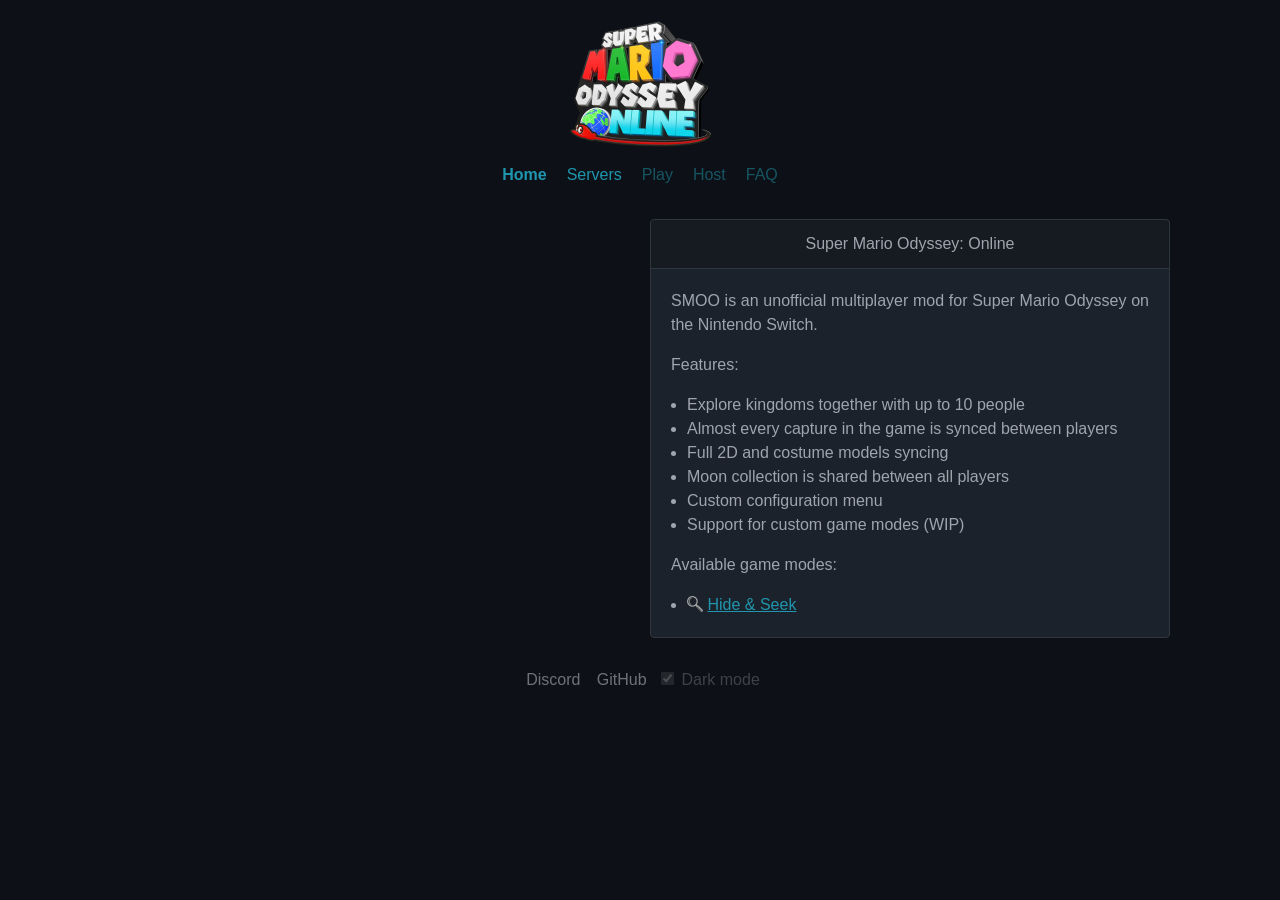
<file: index.html>
<!DOCTYPE html>
<html lang="en">
<head>
  <meta charset="utf-8" />
  <meta name="viewport" content="width=device-width,initial-scale=1.0" />
  <title>Super Mario Odyssey: Online</title>
  <meta name="description" content="SMOO is an unofficial multiplayer mod for Super Mario Odyssey on the Nintendo Switch." />
  <meta name="keywords" content="Super Mario Odyssey, Online, Multiplayer, Switch, Mod" />
  <meta property="og:type" content="website" />
  <meta property="og:title" content="Super Mario Odyssey: Online" />
  <meta property="og:description" content="SMOO is an unofficial multiplayer mod for Super Mario Odyssey on the Nintendo Switch." />
  <meta property="og:image" content="img/logo.png" />

  <link rel="icon" type="image/png" sizes="32x32" href="favicon-32x32.png" />
  <link rel="icon" type="image/png" sizes="16x16" href="favicon-16x16.png" />
  <link rel="apple-touch-icon" sizes="180x180" href="apple-touch-icon.png" />

  <link rel="stylesheet" href="smoom-home.css" />
</head>
<body class="smoo-dark-mode">
  <div class="app">

    <!-- ===== Header: logo + navigation (as in the screenshot) ===== -->
    <header class="smoo-header">
      <a href="/" class="logo" aria-label="Home">
        <img
          alt="Super Mario Odyssey: Online Logo"
          title="Super Mario Odyssey: Online"
          src="img/logo.png"
          width="144" height="128" />
      </a>

      <nav class="smoo-nav" aria-label="Main">
        <button class="nav-toggle" id="navToggle" aria-controls="navigation" aria-expanded="false" aria-label="Toggle navigation">
          <span class="nav-toggle-icon"></span>
        </button>

        <ul class="nav-list" id="navigation">
          <li><a href="/" class="nav-link active" aria-current="page">Home</a></li>
          <li><a href="/servers/" class="nav-link">Servers</a></li>

          <li><span class="nav-link nav-disabled" aria-disabled="true">Play</span></li>
          <li><span class="nav-link nav-disabled" aria-disabled="true">Host</span></li>
          <li><span class="nav-link nav-disabled" aria-disabled="true">FAQ</span></li>
        </ul>
      </nav>
    </header>

    <!-- ===== Home page content ===== -->
    <main class="home-view">
      <div class="yt-embed">
        <iframe
          src="https://www.youtube-nocookie.com/embed/nXxnhvP_LEI"
          title="SMOO Trailer"
          frameborder="0"
          allow="accelerometer; clipboard-write; encrypted-media; gyroscope; picture-in-picture"
          allowfullscreen></iframe>
      </div>

      <section class="card">
        <header class="card-header">Super Mario Odyssey: Online</header>
        <div class="card-body">
          <p>SMOO is an unofficial multiplayer mod for Super Mario Odyssey on the Nintendo Switch.</p>

          <p>
            Features:
            <ul>
              <li>Explore kingdoms together with up to 10 people</li>
              <li>Almost every capture in the game is synced between players</li>
              <li>Full 2D and costume models syncing</li>
              <li>Moon collection is shared between all players</li>
              <li>Custom configuration menu</li>
              <li>Support for custom game modes (WIP)</li>
            </ul>
          </p>

          <p>
            Available game modes:
            <ul>
              <li>
                <img class="smoo-role-icon" src="assets/seek.png" alt="role icon" />
                <a href="/play/hide-and-seek">Hide &amp; Seek</a>
              </li>
            </ul>
          </p>
        </div>
      </section>
    </main>

    <!-- ===== Footer ===== -->
    <footer class="smoo-footer">
      <nav>
        <a class="extern" href="https://discord.gg/w3TnB899ww" target="_blank" rel="noopener">Discord</a>
        <a class="extern" href="https://github.com/Istador/smoo.it" target="_blank" rel="noopener">GitHub</a>
        <label class="dark-mode">
          <input type="checkbox" id="darkToggle" checked /> Dark mode
        </label>
      </nav>
    </footer>

  </div>

  <script src="smoom-home.js"></script>
</body>
</html>
</file>
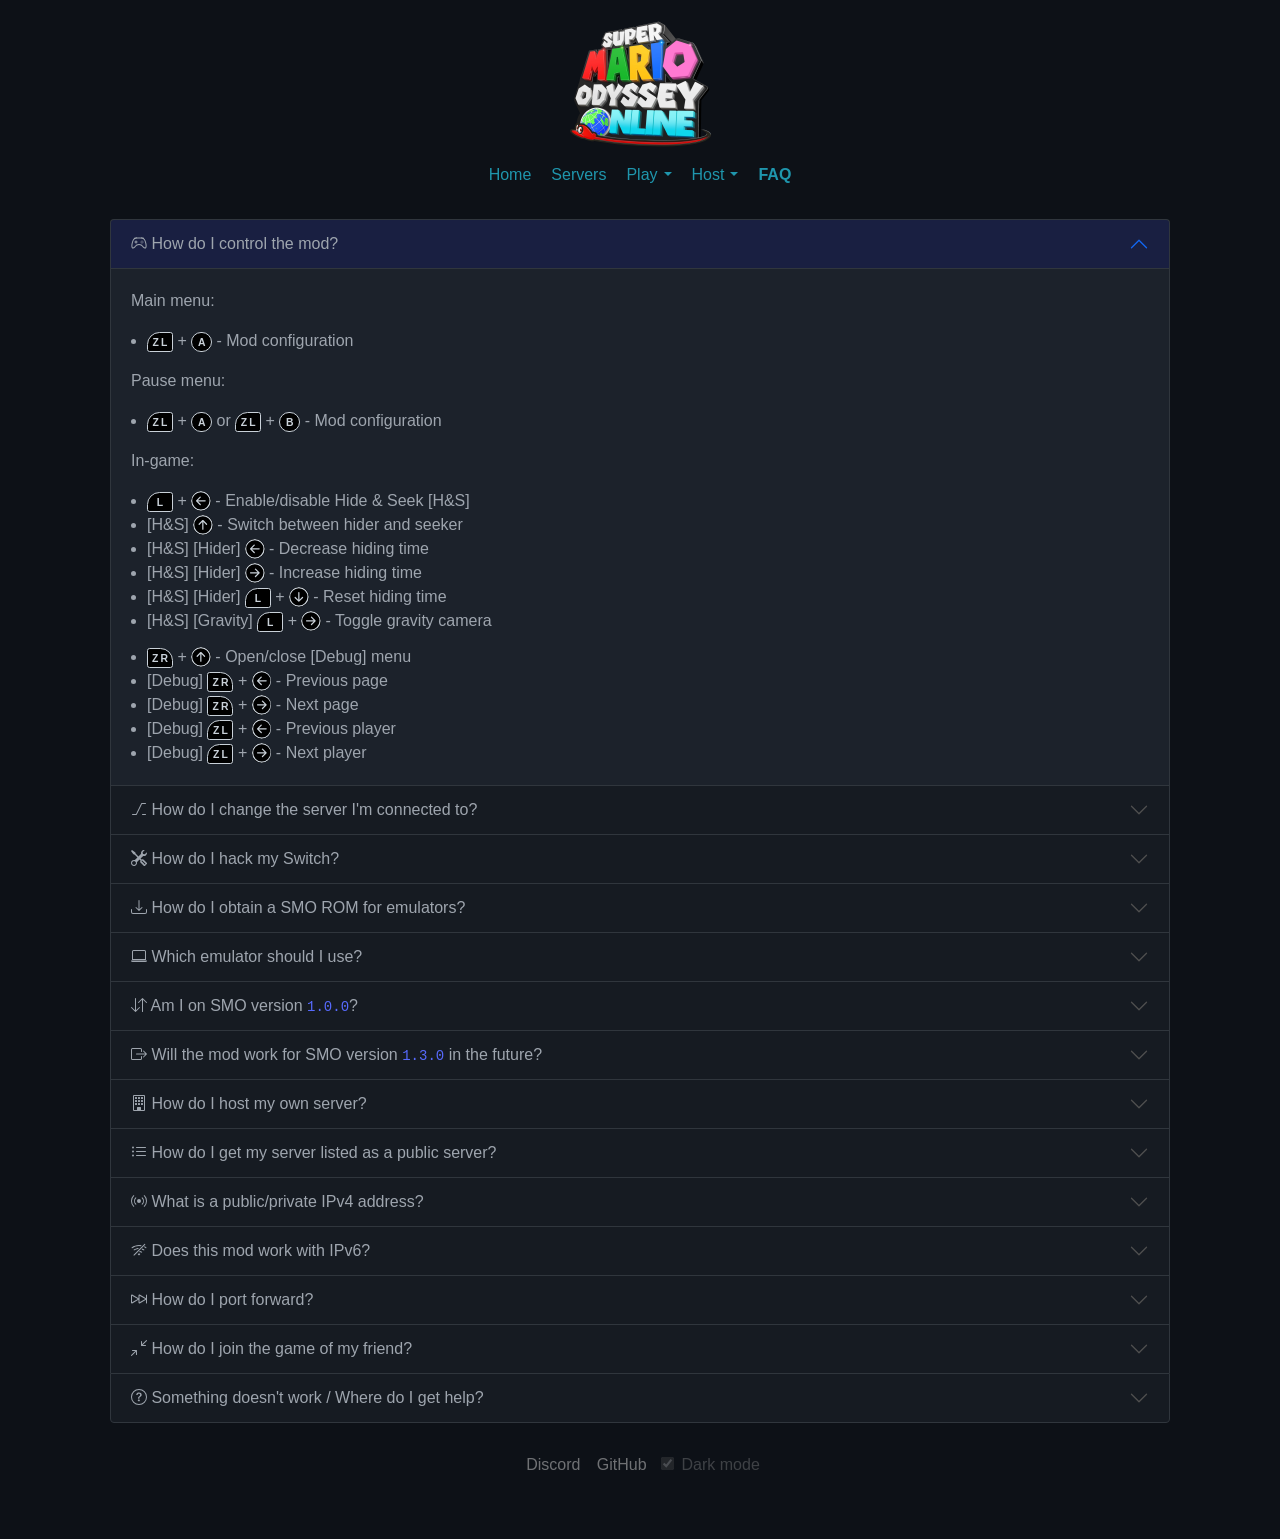
<file: faq/index.html>
<!DOCTYPE html>
<html lang="en">
<head>
  <meta charset="utf-8" />
  <meta name="viewport" content="width=device-width,initial-scale=1.0" />
  <title>SMOO FAQ</title>
  <meta name="description" content="Frequently asked questions about Super Mario Odyssey: Online." />
  <meta property="og:type" content="website" />
  <meta property="og:title" content="SMOO FAQ" />
  <meta property="og:description" content="Frequently asked questions about Super Mario Odyssey: Online." />
  <meta property="og:image" content="/img/logo.png" />

  <link rel="icon" type="image/png" sizes="32x32" href="/favicon-32x32.png" />
  <link rel="icon" type="image/png" sizes="16x16" href="/favicon-16x16.png" />
  <link rel="apple-touch-icon" sizes="180x180" href="/apple-touch-icon.png" />

  <link rel="stylesheet" href="/smoom-home.css" />
  <link rel="stylesheet" href="/smoom-pages.css" />
  <noscript><style>.collapse { display: block; }</style></noscript>
</head>
<body class="smoo-dark-mode">
  <div class="app">

    <header class="smoo-header">
      <a href="/" class="logo" aria-label="Home">
        <img
          alt="Super Mario Odyssey: Online Logo"
          title="Super Mario Odyssey: Online"
          src="/img/logo.png"
          width="144" height="128" />
      </a>

      <nav class="smoo-nav" aria-label="Main">
        <button class="nav-toggle" id="navToggle" aria-controls="navigation" aria-expanded="false" aria-label="Toggle navigation">
          <span class="nav-toggle-icon"></span>
        </button>

        <ul class="nav-list" id="navigation">
          <li><a href="/" class="nav-link">Home</a></li>
          <li><a href="/servers/" class="nav-link">Servers</a></li>
          <li class="dropdown">
            <div class="nav-split">
              <a href="/play/" class="nav-link split-main">Play</a>
              <button type="button" class="split-caret" aria-haspopup="true" aria-expanded="false" aria-label="Play menu"></button>
            </div>
            <ul class="dropdown-menu">
              <li><a href="/play/#hide-and-seek">Hide &amp; Seek rules</a></li>
              <li><a href="/play/#switch">Play on Switch</a></li>
              <li><a href="/play/#ryujinx">Play with Ryujinx</a></li>
              <li><a href="/play/#build">Build the mod</a></li>
            </ul>
          </li>
          <li class="dropdown">
            <div class="nav-split">
              <a href="/host/" class="nav-link split-main">Host</a>
              <button type="button" class="split-caret" aria-haspopup="true" aria-expanded="false" aria-label="Host menu"></button>
            </div>
            <ul class="dropdown-menu">
              <li><a href="/host/#binary">Run with binary files</a></li>
              <li><a href="/host/#docker">Run with <code>docker-compose</code></a></li>
              <li><a href="/host/#settings">Edit <code>settings.json</code></a></li>
              <li><a href="/host/#commands">Interactive commands</a></li>
              <li><a href="/host/#discord">Discord bot</a></li>
              <li><a href="/host/#router">Behind a router</a></li>
              <li><a href="/host/#vpn">Virtual Private Network</a></li>
              <li><a class="disabled" aria-disabled="true" tabindex="-1">Remote server</a></li>
            </ul>
          </li>
          <li><a href="/faq/" class="nav-link active" aria-current="page">FAQ</a></li>
        </ul>
      </nav>
    </header>
    <main class="faq-view">
    <div class="card-stack smoo-accordion accordion" data-accordion="faq" data-route="1">
<section class="card smoo-card" id="scroll-101" data-key="101">
  <header class="card-header collapsed" role="button" tabindex="0" aria-expanded="false" aria-controls="collapse-101"><span><svg class="bi bi-controller" aria-hidden="true" xmlns="http://www.w3.org/2000/svg" fill="currentColor"  viewBox="0 0 16 16">
  <path d="M11.5 6.027a.5.5 0 1 1-1 0 .5.5 0 0 1 1 0m-1.5 1.5a.5.5 0 1 0 0-1 .5.5 0 0 0 0 1m2.5-.5a.5.5 0 1 1-1 0 .5.5 0 0 1 1 0m-1.5 1.5a.5.5 0 1 0 0-1 .5.5 0 0 0 0 1m-6.5-3h1v1h1v1h-1v1h-1v-1h-1v-1h1z"/>
  <path d="M3.051 3.26a.5.5 0 0 1 .354-.613l1.932-.518a.5.5 0 0 1 .62.39c.655-.079 1.35-.117 2.043-.117.72 0 1.443.041 2.12.126a.5.5 0 0 1 .622-.399l1.932.518a.5.5 0 0 1 .306.729q.211.136.373.297c.408.408.78 1.05 1.095 1.772.32.733.599 1.591.805 2.466s.34 1.78.364 2.606c.024.816-.059 1.602-.328 2.21a1.42 1.42 0 0 1-1.445.83c-.636-.067-1.115-.394-1.513-.773-.245-.232-.496-.526-.739-.808-.126-.148-.25-.292-.368-.423-.728-.804-1.597-1.527-3.224-1.527s-2.496.723-3.224 1.527c-.119.131-.242.275-.368.423-.243.282-.494.575-.739.808-.398.38-.877.706-1.513.773a1.42 1.42 0 0 1-1.445-.83c-.27-.608-.352-1.395-.329-2.21.024-.826.16-1.73.365-2.606.206-.875.486-1.733.805-2.466.315-.722.687-1.364 1.094-1.772a2.3 2.3 0 0 1 .433-.335l-.028-.079zm2.036.412c-.877.185-1.469.443-1.733.708-.276.276-.587.783-.885 1.465a14 14 0 0 0-.748 2.295 12.4 12.4 0 0 0-.339 2.406c-.022.755.062 1.368.243 1.776a.42.42 0 0 0 .426.24c.327-.034.61-.199.929-.502.212-.202.4-.423.615-.674.133-.156.276-.323.44-.504C4.861 9.969 5.978 9.027 8 9.027s3.139.942 3.965 1.855c.164.181.307.348.44.504.214.251.403.472.615.674.318.303.601.468.929.503a.42.42 0 0 0 .426-.241c.18-.408.265-1.02.243-1.776a12.4 12.4 0 0 0-.339-2.406 14 14 0 0 0-.748-2.295c-.298-.682-.61-1.19-.885-1.465-.264-.265-.856-.523-1.733-.708-.85-.179-1.877-.27-2.913-.27s-2.063.091-2.913.27"/>
</svg> How do I control the mod?</span></header>
  <div class="collapse" id="collapse-101">
    <div class="card-body"><div>
        <p>
          Main menu:
          <ul>
            <li><b class="smoo-btn" title="ZL"><span class="ZL">ZL</span></b> + <b class="smoo-btn" title="A"><span class="A">A</span></b> - Mod configuration</li>
          </ul>
        </p>
        <p>
          Pause menu:
          <ul>
            <li><b class="smoo-btn" title="ZL"><span class="ZL">ZL</span></b> + <b class="smoo-btn" title="A"><span class="A">A</span></b> or <b class="smoo-btn" title="ZL"><span class="ZL">ZL</span></b> + <b class="smoo-btn" title="B"><span class="B">B</span></b> - Mod configuration</li>
          </ul>
        </p>
        <p>
          In-game:
          <ul>
            <li><b class="smoo-btn" title="L"><span class="L">L</span></b> + <b class="smoo-btn" title="D-Pad Left"><svg class="bi bi-arrow-left-circle" aria-hidden="true" xmlns="http://www.w3.org/2000/svg" fill="currentColor"  viewBox="0 0 16 16">
  <path fill-rule="evenodd" d="M1 8a7 7 0 1 0 14 0A7 7 0 0 0 1 8m15 0A8 8 0 1 1 0 8a8 8 0 0 1 16 0m-4.5-.5a.5.5 0 0 1 0 1H5.707l2.147 2.146a.5.5 0 0 1-.708.708l-3-3a.5.5 0 0 1 0-.708l3-3a.5.5 0 1 1 .708.708L5.707 7.5z"/>
</svg></b> - Enable/disable Hide &amp; Seek [H&amp;S]</li>
            <li>[H&amp;S] <b class="smoo-btn" title="D-Pad Up"><svg class="bi bi-arrow-up-circle" aria-hidden="true" xmlns="http://www.w3.org/2000/svg" fill="currentColor"  viewBox="0 0 16 16">
  <path fill-rule="evenodd" d="M1 8a7 7 0 1 0 14 0A7 7 0 0 0 1 8m15 0A8 8 0 1 1 0 8a8 8 0 0 1 16 0m-7.5 3.5a.5.5 0 0 1-1 0V5.707L5.354 7.854a.5.5 0 1 1-.708-.708l3-3a.5.5 0 0 1 .708 0l3 3a.5.5 0 0 1-.708.708L8.5 5.707z"/>
</svg></b> - Switch between hider and seeker</li>
            <li>[H&amp;S] [Hider] <b class="smoo-btn" title="D-Pad Left"><svg class="bi bi-arrow-left-circle" aria-hidden="true" xmlns="http://www.w3.org/2000/svg" fill="currentColor"  viewBox="0 0 16 16">
  <path fill-rule="evenodd" d="M1 8a7 7 0 1 0 14 0A7 7 0 0 0 1 8m15 0A8 8 0 1 1 0 8a8 8 0 0 1 16 0m-4.5-.5a.5.5 0 0 1 0 1H5.707l2.147 2.146a.5.5 0 0 1-.708.708l-3-3a.5.5 0 0 1 0-.708l3-3a.5.5 0 1 1 .708.708L5.707 7.5z"/>
</svg></b> - Decrease hiding time</li>
            <li>[H&amp;S] [Hider] <b class="smoo-btn" title="D-Pad Right"><svg class="bi bi-arrow-right-circle" aria-hidden="true" xmlns="http://www.w3.org/2000/svg" fill="currentColor"  viewBox="0 0 16 16">
  <path fill-rule="evenodd" d="M1 8a7 7 0 1 0 14 0A7 7 0 0 0 1 8m15 0A8 8 0 1 1 0 8a8 8 0 0 1 16 0M4.5 7.5a.5.5 0 0 0 0 1h5.793l-2.147 2.146a.5.5 0 0 0 .708.708l3-3a.5.5 0 0 0 0-.708l-3-3a.5.5 0 1 0-.708.708L10.293 7.5z"/>
</svg></b> - Increase hiding time</li>
            <li>[H&amp;S] [Hider] <b class="smoo-btn" title="L"><span class="L">L</span></b> + <b class="smoo-btn" title="D-Pad Down"><svg class="bi bi-arrow-down-circle" aria-hidden="true" xmlns="http://www.w3.org/2000/svg" fill="currentColor"  viewBox="0 0 16 16">
  <path fill-rule="evenodd" d="M1 8a7 7 0 1 0 14 0A7 7 0 0 0 1 8m15 0A8 8 0 1 1 0 8a8 8 0 0 1 16 0M8.5 4.5a.5.5 0 0 0-1 0v5.793L5.354 8.146a.5.5 0 1 0-.708.708l3 3a.5.5 0 0 0 .708 0l3-3a.5.5 0 0 0-.708-.708L8.5 10.293z"/>
</svg></b> - Reset hiding time</li>
            <li>[H&amp;S] [Gravity] <b class="smoo-btn" title="L"><span class="L">L</span></b> + <b class="smoo-btn" title="D-Pad Right"><svg class="bi bi-arrow-right-circle" aria-hidden="true" xmlns="http://www.w3.org/2000/svg" fill="currentColor"  viewBox="0 0 16 16">
  <path fill-rule="evenodd" d="M1 8a7 7 0 1 0 14 0A7 7 0 0 0 1 8m15 0A8 8 0 1 1 0 8a8 8 0 0 1 16 0M4.5 7.5a.5.5 0 0 0 0 1h5.793l-2.147 2.146a.5.5 0 0 0 .708.708l3-3a.5.5 0 0 0 0-.708l-3-3a.5.5 0 1 0-.708.708L10.293 7.5z"/>
</svg></b> - Toggle gravity camera</li>
            <li style="margin-top: 0.75em;"><b class="smoo-btn" title="ZR"><span class="ZR">ZR</span></b> + <b class="smoo-btn" title="D-Pad Up"><svg class="bi bi-arrow-up-circle" aria-hidden="true" xmlns="http://www.w3.org/2000/svg" fill="currentColor"  viewBox="0 0 16 16">
  <path fill-rule="evenodd" d="M1 8a7 7 0 1 0 14 0A7 7 0 0 0 1 8m15 0A8 8 0 1 1 0 8a8 8 0 0 1 16 0m-7.5 3.5a.5.5 0 0 1-1 0V5.707L5.354 7.854a.5.5 0 1 1-.708-.708l3-3a.5.5 0 0 1 .708 0l3 3a.5.5 0 0 1-.708.708L8.5 5.707z"/>
</svg></b> - Open/close [Debug] menu</li>
            <li>[Debug] <b class="smoo-btn" title="ZR"><span class="ZR">ZR</span></b> + <b class="smoo-btn" title="D-Pad Left"><svg class="bi bi-arrow-left-circle" aria-hidden="true" xmlns="http://www.w3.org/2000/svg" fill="currentColor"  viewBox="0 0 16 16">
  <path fill-rule="evenodd" d="M1 8a7 7 0 1 0 14 0A7 7 0 0 0 1 8m15 0A8 8 0 1 1 0 8a8 8 0 0 1 16 0m-4.5-.5a.5.5 0 0 1 0 1H5.707l2.147 2.146a.5.5 0 0 1-.708.708l-3-3a.5.5 0 0 1 0-.708l3-3a.5.5 0 1 1 .708.708L5.707 7.5z"/>
</svg></b> - Previous page</li>
            <li>[Debug] <b class="smoo-btn" title="ZR"><span class="ZR">ZR</span></b> + <b class="smoo-btn" title="D-Pad Right"><svg class="bi bi-arrow-right-circle" aria-hidden="true" xmlns="http://www.w3.org/2000/svg" fill="currentColor"  viewBox="0 0 16 16">
  <path fill-rule="evenodd" d="M1 8a7 7 0 1 0 14 0A7 7 0 0 0 1 8m15 0A8 8 0 1 1 0 8a8 8 0 0 1 16 0M4.5 7.5a.5.5 0 0 0 0 1h5.793l-2.147 2.146a.5.5 0 0 0 .708.708l3-3a.5.5 0 0 0 0-.708l-3-3a.5.5 0 1 0-.708.708L10.293 7.5z"/>
</svg></b> - Next page</li>
            <li>[Debug] <b class="smoo-btn" title="ZL"><span class="ZL">ZL</span></b> + <b class="smoo-btn" title="D-Pad Left"><svg class="bi bi-arrow-left-circle" aria-hidden="true" xmlns="http://www.w3.org/2000/svg" fill="currentColor"  viewBox="0 0 16 16">
  <path fill-rule="evenodd" d="M1 8a7 7 0 1 0 14 0A7 7 0 0 0 1 8m15 0A8 8 0 1 1 0 8a8 8 0 0 1 16 0m-4.5-.5a.5.5 0 0 1 0 1H5.707l2.147 2.146a.5.5 0 0 1-.708.708l-3-3a.5.5 0 0 1 0-.708l3-3a.5.5 0 1 1 .708.708L5.707 7.5z"/>
</svg></b> - Previous player</li>
            <li>[Debug] <b class="smoo-btn" title="ZL"><span class="ZL">ZL</span></b> + <b class="smoo-btn" title="D-Pad Right"><svg class="bi bi-arrow-right-circle" aria-hidden="true" xmlns="http://www.w3.org/2000/svg" fill="currentColor"  viewBox="0 0 16 16">
  <path fill-rule="evenodd" d="M1 8a7 7 0 1 0 14 0A7 7 0 0 0 1 8m15 0A8 8 0 1 1 0 8a8 8 0 0 1 16 0M4.5 7.5a.5.5 0 0 0 0 1h5.793l-2.147 2.146a.5.5 0 0 0 .708.708l3-3a.5.5 0 0 0 0-.708l-3-3a.5.5 0 1 0-.708.708L10.293 7.5z"/>
</svg></b> - Next player</li>
          </ul>
        </p>
      </div></div>
  </div>
</section>
<section class="card smoo-card" id="scroll-102" data-key="102">
  <header class="card-header collapsed" role="button" tabindex="0" aria-expanded="false" aria-controls="collapse-102"><span><svg class="bi bi-alt" aria-hidden="true" xmlns="http://www.w3.org/2000/svg" fill="currentColor"  viewBox="0 0 16 16">
  <path d="M1 13.5a.5.5 0 0 0 .5.5h3.797a.5.5 0 0 0 .439-.26L11 3h3.5a.5.5 0 0 0 0-1h-3.797a.5.5 0 0 0-.439.26L5 13H1.5a.5.5 0 0 0-.5.5m10 0a.5.5 0 0 0 .5.5h3a.5.5 0 0 0 0-1h-3a.5.5 0 0 0-.5.5"/>
</svg> How do I change the server I'm connected to?</span></header>
  <div class="collapse" id="collapse-102">
    <div class="card-body"><div>
        By one of these methods:
        <ul>
          <li>
            In the main or pause menu hold <b class="smoo-btn" title="ZL"><span class="ZL">ZL</span></b> and press <b class="smoo-btn" title="A"><span class="A">A</span></b> to enter the hidden options menu
            where you can <code>Change Server IP</code>.
            You have to restart the game after saving the game.
            <span class="tip-icon" data-tip="&lt;p&gt; With mod version &lt;code&gt;v1.0.0&lt;/code&gt; you&#x27;ll need to manually save the game. &lt;/p&gt; &lt;p&gt; Newer versions of the mod will automatically save the game after changing the IP or port. Just wait a moment until you gain the control back before quitting. &lt;/p&gt;" tabindex="0"><svg class="bi bi-info-circle-fill" aria-hidden="true" xmlns="http://www.w3.org/2000/svg" fill="currentColor"  viewBox="0 0 16 16">
  <path d="M8 16A8 8 0 1 0 8 0a8 8 0 0 0 0 16m.93-9.412-1 4.705c-.07.34.029.533.304.533.194 0 .487-.07.686-.246l-.088.416c-.287.346-.92.598-1.465.598-.703 0-1.002-.422-.808-1.319l.738-3.468c.064-.293.006-.399-.287-.47l-.451-.081.082-.381 2.29-.287zM8 5.5a1 1 0 1 1 0-2 1 1 0 0 1 0 2"/>
</svg></span>
            
          </li>
          <li>
            Hold/press <b class="smoo-btn" title="ZL"><span class="ZL">ZL</span></b> while starting the game. This will prompt you for the IP.
            <span class="tip-icon" data-tip="Might not work with older versions of the mod." tabindex="0"><svg class="bi bi-info-circle-fill" aria-hidden="true" xmlns="http://www.w3.org/2000/svg" fill="currentColor"  viewBox="0 0 16 16">
  <path d="M8 16A8 8 0 1 0 8 0a8 8 0 0 0 0 16m.93-9.412-1 4.705c-.07.34.029.533.304.533.194 0 .487-.07.686-.246l-.088.416c-.287.346-.92.598-1.465.598-.703 0-1.002-.422-.808-1.319l.738-3.468c.064-.293.006-.399-.287-.47l-.451-.081.082-.381 2.29-.287zM8 5.5a1 1 0 1 1 0-2 1 1 0 0 1 0 2"/>
</svg></span>
            
          </li>
          <li>
            Delete the <code>common.bin</code> file in the save directory.
            <span class="tip-icon" data-tip="&lt;p&gt; Inside the &lt;a class=&quot;intern&quot; href=&quot;/play/#ryujinx&quot;&gt;Ryujinx&lt;/a&gt; emulator you can right click on the game to get to its save directory. &lt;/p&gt; &lt;p&gt; On the &lt;a class=&quot;intern&quot; href=&quot;/play/#switch&quot;&gt;Switch&lt;/a&gt; this file is on the internal storage and not on the SD card, which makes it difficult to delete easily. You could use a save file backup app, to export, modify and then restore the directory. &lt;/p&gt;" tabindex="0"><svg class="bi bi-info-circle-fill" aria-hidden="true" xmlns="http://www.w3.org/2000/svg" fill="currentColor"  viewBox="0 0 16 16">
  <path d="M8 16A8 8 0 1 0 8 0a8 8 0 0 0 0 16m.93-9.412-1 4.705c-.07.34.029.533.304.533.194 0 .487-.07.686-.246l-.088.416c-.287.346-.92.598-1.465.598-.703 0-1.002-.422-.808-1.319l.738-3.468c.064-.293.006-.399-.287-.47l-.451-.081.082-.381 2.29-.287zM8 5.5a1 1 0 1 1 0-2 1 1 0 0 1 0 2"/>
</svg></span>
            
          </li>
        </ul>
        <div class="alert alert-warning mt-3" role="alert">
          <svg class="bi bi-exclamation-triangle text-danger" aria-hidden="true" style="font-size:1.5em" xmlns="http://www.w3.org/2000/svg" fill="currentColor"  viewBox="0 0 16 16">
  <path d="M7.938 2.016A.13.13 0 0 1 8.002 2a.13.13 0 0 1 .063.016.15.15 0 0 1 .054.057l6.857 11.667c.036.06.035.124.002.183a.2.2 0 0 1-.054.06.1.1 0 0 1-.066.017H1.146a.1.1 0 0 1-.066-.017.2.2 0 0 1-.054-.06.18.18 0 0 1 .002-.183L7.884 2.073a.15.15 0 0 1 .054-.057m1.044-.45a1.13 1.13 0 0 0-1.96 0L.165 13.233c-.457.778.091 1.767.98 1.767h13.713c.889 0 1.438-.99.98-1.767z"/>
  <path d="M7.002 12a1 1 0 1 1 2 0 1 1 0 0 1-2 0M7.1 5.995a.905.905 0 1 1 1.8 0l-.35 3.507a.552.552 0 0 1-1.1 0z"/>
</svg>
          <b>Don't use the reconnect feature under any circumstances.</b>
          <br/>
          It will likely corrupt your connection to the current server, not connect to the new one, and possibly even crash your game.
        </div>
      </div></div>
  </div>
</section>
<section class="card smoo-card" id="scroll-103" data-key="103">
  <header class="card-header collapsed" role="button" tabindex="0" aria-expanded="false" aria-controls="collapse-103"><span><svg class="bi bi-tools" aria-hidden="true" xmlns="http://www.w3.org/2000/svg" fill="currentColor"  viewBox="0 0 16 16">
  <path d="M1 0 0 1l2.2 3.081a1 1 0 0 0 .815.419h.07a1 1 0 0 1 .708.293l2.675 2.675-2.617 2.654A3.003 3.003 0 0 0 0 13a3 3 0 1 0 5.878-.851l2.654-2.617.968.968-.305.914a1 1 0 0 0 .242 1.023l3.27 3.27a.997.997 0 0 0 1.414 0l1.586-1.586a.997.997 0 0 0 0-1.414l-3.27-3.27a1 1 0 0 0-1.023-.242L10.5 9.5l-.96-.96 2.68-2.643A3.005 3.005 0 0 0 16 3q0-.405-.102-.777l-2.14 2.141L12 4l-.364-1.757L13.777.102a3 3 0 0 0-3.675 3.68L7.462 6.46 4.793 3.793a1 1 0 0 1-.293-.707v-.071a1 1 0 0 0-.419-.814zm9.646 10.646a.5.5 0 0 1 .708 0l2.914 2.915a.5.5 0 0 1-.707.707l-2.915-2.914a.5.5 0 0 1 0-.708M3 11l.471.242.529.026.287.445.445.287.026.529L5 13l-.242.471-.026.529-.445.287-.287.445-.529.026L3 15l-.471-.242L2 14.732l-.287-.445L1.268 14l-.026-.529L1 13l.242-.471.026-.529.445-.287.287-.445.529-.026z"/>
</svg> How do I hack my Switch?</span></header>
  <div class="collapse" id="collapse-103">
    <div class="card-body"><div>
        <p>
          You need an <a class="extern" href="https://ismyswitchpatched.com/" target="_blank" rel="noopener">unpatched</a>
          older revision of the Nintendo Switch, a microSDXC card, a USB-C connection cable,
          and a computer (PC/Laptop/Smartphone) or a specific payload injecting device.
          To make the RCM exploit safer and easier, it's advised to use a RCM jig.
        </p>
        <p>
          Follow this <a class="extern" href="https://nh-server.github.io/switch-guide/" target="_blank" rel="noopener">guide</a>.
        </p>
        <hr/>
        <p>
          The SD card should be formatted with <code>FAT32</code> and not with <code>exFAT</code>.
          Because <code>exFAT</code> is known for having issues with the Nintendo Switch causing corrupted files and crashes.
        </p>
        <p>
          For the purpose of
          <a class="intern" href="/play/#switch">downgrading</a>
          the game to version <code>1.0.0</code> and/or to
          <a class="intern" href="/faq/#104">dump</a>
          the game ROM to be used for emulators,
          make sure that you back up the console keys
          using <a class="extern" href="https://google.com/search?q=Lockpick+RCM" target="_blank" rel="noopener">Lockpick RCM</a>.
        </p>
        <p>
          Because you need to connect the Nintendo Switch to the internet to play online, make sure that you properly
          <a class="extern" href="https://nh-server.github.io/switch-guide/extras/blocking_nintendo/" target="_blank" rel="noopener">block Nintendo servers</a>
          to
          <a class="extern" href="https://nh-server.github.io/switch-guide/faq/#is-it-safe-to-use-homebrew-will-i-get-banned" target="_blank" rel="noopener">not get banned</a>.
        </p>
      </div></div>
  </div>
</section>
<section class="card smoo-card" id="scroll-104" data-key="104">
  <header class="card-header collapsed" role="button" tabindex="0" aria-expanded="false" aria-controls="collapse-104"><span><svg class="bi bi-download" aria-hidden="true" xmlns="http://www.w3.org/2000/svg" fill="currentColor"  viewBox="0 0 16 16">
  <path d="M.5 9.9a.5.5 0 0 1 .5.5v2.5a1 1 0 0 0 1 1h12a1 1 0 0 0 1-1v-2.5a.5.5 0 0 1 1 0v2.5a2 2 0 0 1-2 2H2a2 2 0 0 1-2-2v-2.5a.5.5 0 0 1 .5-.5"/>
  <path d="M7.646 11.854a.5.5 0 0 0 .708 0l3-3a.5.5 0 0 0-.708-.708L8.5 10.293V1.5a.5.5 0 0 0-1 0v8.793L5.354 8.146a.5.5 0 1 0-.708.708z"/>
</svg> How do I obtain a SMO ROM for emulators?</span></header>
  <div class="collapse" id="collapse-104">
    <div class="card-body"><div>
        <p>
          The only <i>legal</i> way to obtain a ROM is by dumping it from your
          <a class="intern" href="/faq/#103">hacked Nintendo Switch</a>
          onto the SD card.
        </p>
        <hr/>
        <p>
          The short version is that you download the latest
          <a class="extern" href="https://github.com/DarkMatterCore/nxdumptool/releases" target="_blank" rel="noopener">nxdumptool</a>
          <span class="tip-icon" data-tip="Please keep in mind, that &lt;code&gt;nxdumptool&lt;/code&gt; needs the &lt;a class=&quot;intern&quot; href=&quot;/faq/#103&quot;&gt;console keys&lt;/a&gt; on the SD card in order to work." tabindex="0"><svg class="bi bi-info-circle-fill" aria-hidden="true" xmlns="http://www.w3.org/2000/svg" fill="currentColor"  viewBox="0 0 16 16">
  <path d="M8 16A8 8 0 1 0 8 0a8 8 0 0 0 0 16m.93-9.412-1 4.705c-.07.34.029.533.304.533.194 0 .487-.07.686-.246l-.088.416c-.287.346-.92.598-1.465.598-.703 0-1.002-.422-.808-1.319l.738-3.468c.064-.293.006-.399-.287-.47l-.451-.081.082-.381 2.29-.287zM8 5.5a1 1 0 1 1 0-2 1 1 0 0 1 0 2"/>
</svg></span>
          
          and put it onto your SD card. (If it isn't already there. Some guides include it by default.)
          You then run it on the Nintendo Switch from the homebrew menu in the <code>title override mode</code>.
          <span class="tip-icon" data-tip="This means that you don&#x27;t start the homebrew menu via the &lt;code&gt;Album&lt;/code&gt;, but instead you hold down &lt;b class=&quot;smoo-btn&quot; title=&quot;R&quot;&gt;&lt;span class=&quot;R&quot;&gt;R&lt;/span&gt;&lt;/b&gt; while launching any game." tabindex="0"><svg class="bi bi-info-circle-fill" aria-hidden="true" xmlns="http://www.w3.org/2000/svg" fill="currentColor"  viewBox="0 0 16 16">
  <path d="M8 16A8 8 0 1 0 8 0a8 8 0 0 0 0 16m.93-9.412-1 4.705c-.07.34.029.533.304.533.194 0 .487-.07.686-.246l-.088.416c-.287.346-.92.598-1.465.598-.703 0-1.002-.422-.808-1.319l.738-3.468c.064-.293.006-.399-.287-.47l-.451-.081.082-.381 2.29-.287zM8 5.5a1 1 0 1 1 0-2 1 1 0 0 1 0 2"/>
</svg></span>
          
        </p>
        <p>
          Dump game from inserted gamecard:
          <ul>
            <li><code>Dump gamecard content</code></li>
            <li><code>Nintendo Submission Package (NSP) dump</code></li>
            <li><code>Split output dump (FAT32 support): Yes</code></li>
            <li><code>Start NSP dump process</code></li>
          </ul>
        </p>
        <p>
          Dump installed game (eShop):
          <ul>
            <li><code>Dump installed SD card / eMMC content</code></li>
            <li>Select SMO</li>
            <li><code>Nintendo Submission Package (NSP) dump</code></li>
            <li><code>Dump base application NSP</code></li>
            <li><code>Split output dump (FAT32 support): Yes</code></li>
            <li><code>Remove console specific data: Yes</code></li>
            <li><code>Generate ticket-less dump: Yes</code></li>
            <li><code>Start NSP dump process</code></li>
          </ul>
        </p>
        <p>
          The resulting ROM will be located on the SD card inside <code>/switch/nxdumptool/NSP/</code>.
          Because the SMO game has a size of over 4 GB the dump will be splitted into two files.
          On your computer (with a partition that isn't <code>FAT32</code>) you should merge the files together using the
          <a class="extern" href="https://github.com/emiyl/nxDumpMerger/releases" target="_blank" rel="noopener">nxDumpMerger</a>.
        </p>
      </div></div>
  </div>
</section>
<section class="card smoo-card" id="scroll-111" data-key="111">
  <header class="card-header collapsed" role="button" tabindex="0" aria-expanded="false" aria-controls="collapse-111"><span><svg class="bi bi-laptop" aria-hidden="true" xmlns="http://www.w3.org/2000/svg" fill="currentColor"  viewBox="0 0 16 16">
  <path d="M13.5 3a.5.5 0 0 1 .5.5V11H2V3.5a.5.5 0 0 1 .5-.5zm-11-1A1.5 1.5 0 0 0 1 3.5V12h14V3.5A1.5 1.5 0 0 0 13.5 2zM0 12.5h16a1.5 1.5 0 0 1-1.5 1.5h-13A1.5 1.5 0 0 1 0 12.5"/>
</svg> Which emulator should I use?</span></header>
  <div class="collapse" id="collapse-111">
    <div class="card-body"><div>
        <a class="intern" href="/play/#ryujinx">Ryujinx</a>
      </div></div>
  </div>
</section>
<section class="card smoo-card" id="scroll-105" data-key="105">
  <header class="card-header collapsed" role="button" tabindex="0" aria-expanded="false" aria-controls="collapse-105"><span><svg class="bi bi-arrow-down-up" aria-hidden="true" xmlns="http://www.w3.org/2000/svg" fill="currentColor"  viewBox="0 0 16 16">
  <path fill-rule="evenodd" d="M11.5 15a.5.5 0 0 0 .5-.5V2.707l3.146 3.147a.5.5 0 0 0 .708-.708l-4-4a.5.5 0 0 0-.708 0l-4 4a.5.5 0 1 0 .708.708L11 2.707V14.5a.5.5 0 0 0 .5.5m-7-14a.5.5 0 0 1 .5.5v11.793l3.146-3.147a.5.5 0 0 1 .708.708l-4 4a.5.5 0 0 1-.708 0l-4-4a.5.5 0 0 1 .708-.708L4 13.293V1.5a.5.5 0 0 1 .5-.5"/>
</svg> Am I on SMO version <code>1.0.0</code>?</span></header>
  <div class="collapse" id="collapse-105">
    <div class="card-body"><div>
        <p>
          When the game is downgraded using the
          <a class="extern" href="https://github.com/Istador/odyssey-downgrade/releases/latest" target="_blank" rel="noopener">Odyssey Downgrade</a>
          tool on the Nintendo Switch, the system and the main menu will show the game as being on version <code>1.3.0</code>.
          This is correct, because technically that is still the installed version.
        </p>
        <p>
          A good indicator if the game is really downgraded to <code>1.0.0</code>
          and is not running version <code>1.3.0</code> anymore
          is the <code>"Playing in VR"</code> option in the main menu.
          When the option is visible that means that the downgrade didn't work correctly
          and the game is still on version <code>1.3.0</code>.
        </p>
        <p>
          For emulators a real <code>1.0.0</code> ROM is needed, which can be
          <a class="intern" href="/faq/#104">dumped</a>
          from the Nintendo Switch.
        </p>
      </div></div>
  </div>
</section>
<section class="card smoo-card" id="scroll-106" data-key="106">
  <header class="card-header collapsed" role="button" tabindex="0" aria-expanded="false" aria-controls="collapse-106"><span><svg class="bi bi-box-arrow-right" aria-hidden="true" xmlns="http://www.w3.org/2000/svg" fill="currentColor"  viewBox="0 0 16 16">
  <path fill-rule="evenodd" d="M10 12.5a.5.5 0 0 1-.5.5h-8a.5.5 0 0 1-.5-.5v-9a.5.5 0 0 1 .5-.5h8a.5.5 0 0 1 .5.5v2a.5.5 0 0 0 1 0v-2A1.5 1.5 0 0 0 9.5 2h-8A1.5 1.5 0 0 0 0 3.5v9A1.5 1.5 0 0 0 1.5 14h8a1.5 1.5 0 0 0 1.5-1.5v-2a.5.5 0 0 0-1 0z"/>
  <path fill-rule="evenodd" d="M15.854 8.354a.5.5 0 0 0 0-.708l-3-3a.5.5 0 0 0-.708.708L14.293 7.5H5.5a.5.5 0 0 0 0 1h8.793l-2.147 2.146a.5.5 0 0 0 .708.708z"/>
</svg> Will the mod work for SMO version <code>1.3.0</code> in the future?</span></header>
  <div class="collapse" id="collapse-106">
    <div class="card-body"><div>
        No, it's too much effort to develop, test, build, release and support different versions of the mod.
        Also apparently version <code>1.3.0</code> is more difficult to mod than version <code>1.0.0</code> of the game.
      </div></div>
  </div>
</section>
<section class="card smoo-card" id="scroll-112" data-key="112">
  <header class="card-header collapsed" role="button" tabindex="0" aria-expanded="false" aria-controls="collapse-112"><span><svg class="bi bi-building" aria-hidden="true" xmlns="http://www.w3.org/2000/svg" fill="currentColor"  viewBox="0 0 16 16">
  <path d="M4 2.5a.5.5 0 0 1 .5-.5h1a.5.5 0 0 1 .5.5v1a.5.5 0 0 1-.5.5h-1a.5.5 0 0 1-.5-.5zm3 0a.5.5 0 0 1 .5-.5h1a.5.5 0 0 1 .5.5v1a.5.5 0 0 1-.5.5h-1a.5.5 0 0 1-.5-.5zm3.5-.5a.5.5 0 0 0-.5.5v1a.5.5 0 0 0 .5.5h1a.5.5 0 0 0 .5-.5v-1a.5.5 0 0 0-.5-.5zM4 5.5a.5.5 0 0 1 .5-.5h1a.5.5 0 0 1 .5.5v1a.5.5 0 0 1-.5.5h-1a.5.5 0 0 1-.5-.5zM7.5 5a.5.5 0 0 0-.5.5v1a.5.5 0 0 0 .5.5h1a.5.5 0 0 0 .5-.5v-1a.5.5 0 0 0-.5-.5zm2.5.5a.5.5 0 0 1 .5-.5h1a.5.5 0 0 1 .5.5v1a.5.5 0 0 1-.5.5h-1a.5.5 0 0 1-.5-.5zM4.5 8a.5.5 0 0 0-.5.5v1a.5.5 0 0 0 .5.5h1a.5.5 0 0 0 .5-.5v-1a.5.5 0 0 0-.5-.5zm2.5.5a.5.5 0 0 1 .5-.5h1a.5.5 0 0 1 .5.5v1a.5.5 0 0 1-.5.5h-1a.5.5 0 0 1-.5-.5zm3.5-.5a.5.5 0 0 0-.5.5v1a.5.5 0 0 0 .5.5h1a.5.5 0 0 0 .5-.5v-1a.5.5 0 0 0-.5-.5z"/>
  <path d="M2 1a1 1 0 0 1 1-1h10a1 1 0 0 1 1 1v14a1 1 0 0 1-1 1H3a1 1 0 0 1-1-1zm11 0H3v14h3v-2.5a.5.5 0 0 1 .5-.5h3a.5.5 0 0 1 .5.5V15h3z"/>
</svg> How do I host my own server?</span></header>
  <div class="collapse" id="collapse-112">
    <div class="card-body"><div>
        <ol>
          <li>
            Run the server by one of these options:
            <ul>
              <li>
                <span class="badge badge-success">easy</span>
                run a <a class="intern" href="/host/#binary">binary file</a> that you download.
              </li>
              <li>
                <span class="badge badge-warning">advanced</span>
                run a <a class="intern" href="/host/#docker">docker image</a> that is already build for you.
              </li>
              <li>
                <span class="badge badge-danger">hard</span>
                build the binary file or docker image yourself from the source code.
              </li>
            </ul>
          </li>
          <li>
            Allow people to connect to your server.
            <ul>
              <li>
                This is difficult to understand for regular people.
                Generally speaking there needs to be a connection path between your server and its players that is not blocked
                (e.g. for security reasons by a router or firewall).
              </li>
              <li>
                It depends on where you run your server and how people can/should connect to it:
                <ul>
                  <li>
                    <span class="badge badge-success">easy</span>
                    It runs on your PC and only computers within your home network connect to it.
                  </li>
                  <li>
                    <span class="badge badge-warning">advanced</span>
                    It runs on your PC behind a <a class="intern" href="/host/#router">router</a> with others connecting to your <a class="intern" href="/faq/#107">public IP address</a>.
                  </li>
                  <li>
                    <span class="badge badge-warning">advanced</span>
                    It runs on your PC which connects to its players via a shared <a class="intern" href="/host/#vpn">VPN</a> network.
                  </li>
                  <li>
                    <span class="badge badge-primary">todo</span>
                    <span class="badge badge-warning">advanced</span>
                     It runs on your PC which is connected to a <a class="intern" href="/host/#remote">proxy</a> server or service to which players connect to.
                  </li>
                  <li>
                    <span class="badge badge-primary">todo</span>
                    <span class="badge badge-danger">hard</span>
                    It runs on a <a class="intern" href="/host/#remote">remote server</a> somewhere else on the internet.
                  </li>
                </ul>
              </li>
              <li>
                Information you might also need:
                <ul>
                  <li><a class="intern" href="/faq/#107">FAQ: What is a public/private IPv4 address?</a></li>
                  <li><a class="intern" href="/faq/#109">FAQ: How do I port forward?</a></li>
                  <li><a class="intern" href="/host/#router">Firewall settings</a>.</li>
                </ul>
              </li>
            </ul>
          </li>
          <li>
            Configure and control your server:
            <ul>
              <li>
                <span class="badge badge-success">easy</span>
                by modifying the <a class="intern" href="/host/#settings">settings.json</a> file that is automatically created when running the server.
              </li>
              <li>
                <span class="badge badge-success">easy</span>
                by typing <a class="intern" href="/host/#commands">server commands</a> into the server window that opens up (command line interface).
              </li>
              <li>
                <span class="badge badge-warning">advanced</span>
                by messaging <a class="intern" href="/host/#commands">server commands</a> to the <a class="intern" href="/host/#discord">discord bot</a> of your server.
              </li>
              <li>
                <span class="badge badge-danger">hard</span>
                by sending <a class="intern" href="/host/#commands">server commands</a> to the
                <a class="extern" href="https://github.com/Sanae6/SmoOnlineServer/blob/master/Server/JsonApi/README.md" target="_blank" rel="noopener"><svg class="bi bi-github mr-1" aria-hidden="true" xmlns="http://www.w3.org/2000/svg" fill="currentColor"  viewBox="0 0 16 16">
  <path d="M8 0C3.58 0 0 3.58 0 8c0 3.54 2.29 6.53 5.47 7.59.4.07.55-.17.55-.38 0-.19-.01-.82-.01-1.49-2.01.37-2.53-.49-2.69-.94-.09-.23-.48-.94-.82-1.13-.28-.15-.68-.52-.01-.53.63-.01 1.08.58 1.23.82.72 1.21 1.87.87 2.33.66.07-.52.28-.87.51-1.07-1.78-.2-3.64-.89-3.64-3.95 0-.87.31-1.59.82-2.15-.08-.2-.36-1.02.08-2.12 0 0 .67-.21 2.2.82.64-.18 1.32-.27 2-.27s1.36.09 2 .27c1.53-1.04 2.2-.82 2.2-.82.44 1.1.16 1.92.08 2.12.51.56.82 1.27.82 2.15 0 3.07-1.87 3.75-3.65 3.95.29.25.54.73.54 1.48 0 1.07-.01 1.93-.01 2.2 0 .21.15.46.55.38A8.01 8.01 0 0 0 16 8c0-4.42-3.58-8-8-8"/>
</svg>JSON API</a>
                of your server.
              </li>
            </ul>
          </li>
        </ol>
      </div></div>
  </div>
</section>
<section class="card smoo-card" id="scroll-113" data-key="113">
  <header class="card-header collapsed" role="button" tabindex="0" aria-expanded="false" aria-controls="collapse-113"><span><svg class="bi bi-list-ul" aria-hidden="true" xmlns="http://www.w3.org/2000/svg" fill="currentColor"  viewBox="0 0 16 16">
  <path fill-rule="evenodd" d="M5 11.5a.5.5 0 0 1 .5-.5h9a.5.5 0 0 1 0 1h-9a.5.5 0 0 1-.5-.5m0-4a.5.5 0 0 1 .5-.5h9a.5.5 0 0 1 0 1h-9a.5.5 0 0 1-.5-.5m0-4a.5.5 0 0 1 .5-.5h9a.5.5 0 0 1 0 1h-9a.5.5 0 0 1-.5-.5m-3 1a1 1 0 1 0 0-2 1 1 0 0 0 0 2m0 4a1 1 0 1 0 0-2 1 1 0 0 0 0 2m0 4a1 1 0 1 0 0-2 1 1 0 0 0 0 2"/>
</svg> How do I get my server listed as a public server?</span></header>
  <div class="collapse" id="collapse-113">
    <div class="card-body"><div>
        <p>
          To get listed on the <a class="intern" href="/servers/">server list</a> of this website you can:
          <ul>
            <li><a class="extern" href="https://github.com/Istador/smoo.it/blob/public/src/store/servers.ts" target="_blank" rel="noopener"><svg class="bi bi-github mr-1" aria-hidden="true" xmlns="http://www.w3.org/2000/svg" fill="currentColor"  viewBox="0 0 16 16">
  <path d="M8 0C3.58 0 0 3.58 0 8c0 3.54 2.29 6.53 5.47 7.59.4.07.55-.17.55-.38 0-.19-.01-.82-.01-1.49-2.01.37-2.53-.49-2.69-.94-.09-.23-.48-.94-.82-1.13-.28-.15-.68-.52-.01-.53.63-.01 1.08.58 1.23.82.72 1.21 1.87.87 2.33.66.07-.52.28-.87.51-1.07-1.78-.2-3.64-.89-3.64-3.95 0-.87.31-1.59.82-2.15-.08-.2-.36-1.02.08-2.12 0 0 .67-.21 2.2.82.64-.18 1.32-.27 2-.27s1.36.09 2 .27c1.53-1.04 2.2-.82 2.2-.82.44 1.1.16 1.92.08 2.12.51.56.82 1.27.82 2.15 0 3.07-1.87 3.75-3.65 3.95.29.25.54.73.54 1.48 0 1.07-.01 1.93-.01 2.2 0 .21.15.46.55.38A8.01 8.01 0 0 0 16 8c0-4.42-3.58-8-8-8"/>
</svg>Edit the file</a> yourself and submit a GitHub pull request.</li>
            <li><a class="extern" href="https://rcl.smoo.it/contact" target="_blank" rel="noopener"><svg class="bi bi-envelope mr-1" aria-hidden="true" xmlns="http://www.w3.org/2000/svg" fill="currentColor"  viewBox="0 0 16 16">
  <path d="M0 4a2 2 0 0 1 2-2h12a2 2 0 0 1 2 2v8a2 2 0 0 1-2 2H2a2 2 0 0 1-2-2zm2-1a1 1 0 0 0-1 1v.217l7 4.2 7-4.2V4a1 1 0 0 0-1-1zm13 2.383-4.708 2.825L15 11.105zm-.034 6.876-5.64-3.471L8 9.583l-1.326-.795-5.64 3.47A1 1 0 0 0 2 13h12a1 1 0 0 0 .966-.741M1 11.105l4.708-2.897L1 5.383z"/>
</svg>Contact</a> its developer.</li>
          </ul>
        </p>
        <p>
          To get listed on the official <a class="extern" href="https://discord.gg/w3TnB899ww" target="_blank" rel="noopener"><svg class="bi bi-discord mr-1" aria-hidden="true" xmlns="http://www.w3.org/2000/svg" fill="currentColor"  viewBox="0 0 16 16">
  <path d="M13.545 2.907a13.2 13.2 0 0 0-3.257-1.011.05.05 0 0 0-.052.025c-.141.25-.297.577-.406.833a12.2 12.2 0 0 0-3.658 0 8 8 0 0 0-.412-.833.05.05 0 0 0-.052-.025c-1.125.194-2.22.534-3.257 1.011a.04.04 0 0 0-.021.018C.356 6.024-.213 9.047.066 12.032q.003.022.021.037a13.3 13.3 0 0 0 3.995 2.02.05.05 0 0 0 .056-.019q.463-.63.818-1.329a.05.05 0 0 0-.01-.059l-.018-.011a9 9 0 0 1-1.248-.595.05.05 0 0 1-.02-.066l.015-.019q.127-.095.248-.195a.05.05 0 0 1 .051-.007c2.619 1.196 5.454 1.196 8.041 0a.05.05 0 0 1 .053.007q.121.1.248.195a.05.05 0 0 1-.004.085 8 8 0 0 1-1.249.594.05.05 0 0 0-.03.03.05.05 0 0 0 .003.041c.24.465.515.909.817 1.329a.05.05 0 0 0 .056.019 13.2 13.2 0 0 0 4.001-2.02.05.05 0 0 0 .021-.037c.334-3.451-.559-6.449-2.366-9.106a.03.03 0 0 0-.02-.019m-8.198 7.307c-.789 0-1.438-.724-1.438-1.612s.637-1.613 1.438-1.613c.807 0 1.45.73 1.438 1.613 0 .888-.637 1.612-1.438 1.612m5.316 0c-.788 0-1.438-.724-1.438-1.612s.637-1.613 1.438-1.613c.807 0 1.451.73 1.438 1.613 0 .888-.631 1.612-1.438 1.612"/>
</svg>Discord</a> server
          with channels for your server contact a Discord server admin, e.g. <code>Sanae</code>.
        </p>
      </div></div>
  </div>
</section>
<section class="card smoo-card" id="scroll-107" data-key="107">
  <header class="card-header collapsed" role="button" tabindex="0" aria-expanded="false" aria-controls="collapse-107"><span><svg class="bi bi-broadcast" aria-hidden="true" xmlns="http://www.w3.org/2000/svg" fill="currentColor"  viewBox="0 0 16 16">
  <path d="M3.05 3.05a7 7 0 0 0 0 9.9.5.5 0 0 1-.707.707 8 8 0 0 1 0-11.314.5.5 0 0 1 .707.707m2.122 2.122a4 4 0 0 0 0 5.656.5.5 0 1 1-.708.708 5 5 0 0 1 0-7.072.5.5 0 0 1 .708.708m5.656-.708a.5.5 0 0 1 .708 0 5 5 0 0 1 0 7.072.5.5 0 1 1-.708-.708 4 4 0 0 0 0-5.656.5.5 0 0 1 0-.708m2.122-2.12a.5.5 0 0 1 .707 0 8 8 0 0 1 0 11.313.5.5 0 0 1-.707-.707 7 7 0 0 0 0-9.9.5.5 0 0 1 0-.707zM10 8a2 2 0 1 1-4 0 2 2 0 0 1 4 0"/>
</svg> What is a public/private IPv4 address?</span></header>
  <div class="collapse" id="collapse-107">
    <div class="card-body"><div>
        <p>
          <b>TL;DR</b>
          <ul>
            <li>
              When you're hosting a server, then
              <a class="extern" href="https://www.google.com/search?q=What+is+my+IP" target="_blank" rel="noopener">google "What is my IP"</a>
              and give your public IP to other players (requires <a class="intern" href="/faq/#109">port forwarding</a>).
            </li>
            <li>
              In an emulator with the server running on the same PC: use <code>127.0.0.1</code> (only valid on your PC).
            </li>
            <li>
              On a Nintendo Switch connecting to the server on your PC: use the private IP of your PC (only valid inside your network).
            </li>
            <li>
              Use <code>0.0.0.0</code> only in the <a class="intern" href="/host/#settings">settings.json</a>.
            </li>
          </ul>
        </p>
        <hr/>
        <p>
          A public IPv4 address is the address under which a computer is accessible on the internet by other computers.
          Usually your router receives a public IPv4 address from your ISP.
          But be aware that there are internet subscriptions that don't give you a public IPv4 address but only a IPv6 address (e.g. LTE, DS Lite).
        </p>
        <p>
          Private IPv4 addresses are usually only used inside your home network or for VPN networks and aren't publicly reachable from the internet.
          You can easily detect them by their leading numbers:
          <code>10.x.x.x</code>, <code>172.[16-31].x.x</code>, and <code>192.168.x.x</code> are all private addresses.
        </p>
        <p>
          Additionally <code>127.x.x.x</code> is reserved for the local computer.
          You can input <code>127.0.0.1</code> as the server IP in the <a class="intern" href="/play/">mod</a>,
          if you're playing with an emulator on the same computer that runs the <a class="intern" href="/host/">server</a>.
        </p>
        <p>
          <code>0.0.0.0</code> usually stands for an invalid IPv4 address.
          It is only valid in context of hosting a <a class="intern" href="/host/">server</a>
          inside the <a class="intern" href="/host/#settings">settings.json</a> file to denote listening to connections from all networks.
          (On some systems it's a workable alias for <code>127.0.0.1</code>, but you should avoid using it.)
        </p>
      </div></div>
  </div>
</section>
<section class="card smoo-card" id="scroll-108" data-key="108">
  <header class="card-header collapsed" role="button" tabindex="0" aria-expanded="false" aria-controls="collapse-108"><span><svg class="bi bi-wifi-off" aria-hidden="true" xmlns="http://www.w3.org/2000/svg" fill="currentColor"  viewBox="0 0 16 16">
  <path d="M10.706 3.294A12.6 12.6 0 0 0 8 3C5.259 3 2.723 3.882.663 5.379a.485.485 0 0 0-.048.736.52.52 0 0 0 .668.05A11.45 11.45 0 0 1 8 4q.946 0 1.852.148zM8 6c-1.905 0-3.68.56-5.166 1.526a.48.48 0 0 0-.063.745.525.525 0 0 0 .652.065 8.45 8.45 0 0 1 3.51-1.27zm2.596 1.404.785-.785q.947.362 1.785.907a.482.482 0 0 1 .063.745.525.525 0 0 1-.652.065 8.5 8.5 0 0 0-1.98-.932zM8 10l.933-.933a6.5 6.5 0 0 1 2.013.637c.285.145.326.524.1.75l-.015.015a.53.53 0 0 1-.611.09A5.5 5.5 0 0 0 8 10m4.905-4.905.747-.747q.886.451 1.685 1.03a.485.485 0 0 1 .047.737.52.52 0 0 1-.668.05 11.5 11.5 0 0 0-1.811-1.07M9.02 11.78c.238.14.236.464.04.66l-.707.706a.5.5 0 0 1-.707 0l-.707-.707c-.195-.195-.197-.518.04-.66A2 2 0 0 1 8 11.5c.374 0 .723.102 1.021.28zm4.355-9.905a.53.53 0 0 1 .75.75l-10.75 10.75a.53.53 0 0 1-.75-.75z"/>
</svg> Does this mod work with IPv6?</span></header>
  <div class="collapse" id="collapse-108">
    <div class="card-body"><div>
        <p>
          No.
          The Nintendo Switch doesn't support IPv6 natively.
          As long as Nintendo doesn't change this, or there's a homebrew network stack that supports it, this will likely never change.
        </p>
      </div></div>
  </div>
</section>
<section class="card smoo-card" id="scroll-109" data-key="109">
  <header class="card-header collapsed" role="button" tabindex="0" aria-expanded="false" aria-controls="collapse-109"><span><svg class="bi bi-skip-forward" aria-hidden="true" xmlns="http://www.w3.org/2000/svg" fill="currentColor"  viewBox="0 0 16 16">
  <path d="M15.5 3.5a.5.5 0 0 1 .5.5v8a.5.5 0 0 1-1 0V8.752l-6.267 3.636c-.52.302-1.233-.043-1.233-.696v-2.94l-6.267 3.636C.713 12.69 0 12.345 0 11.692V4.308c0-.653.713-.998 1.233-.696L7.5 7.248v-2.94c0-.653.713-.998 1.233-.696L15 7.248V4a.5.5 0 0 1 .5-.5M1 4.633v6.734L6.804 8zm7.5 0v6.734L14.304 8z"/>
</svg> How do I port forward?</span></header>
  <div class="collapse" id="collapse-109">
    <div class="card-body"><div>
        <p>This depends on your specific router model.</p>
        <p>
          Usually you open the web interface of your router, login there, and search for an option that let you configure port forwarding.
          Common router addresses are:
          <ul>
            <li><a class="extern" href="http://192.168.0.1/" target="_blank" rel="noopener">192.168.0.1</a></li>
            <li><a class="extern" href="http://192.168.1.1/" target="_blank" rel="noopener">192.168.1.1</a></li>
          </ul>
          If you can't figure it out, check the outside of your router (usually there's a sticker on it),
          consult its manual, or check the default gateway of your network adapter.
        </p>
        <p>
          Once you found the settings, you want to configure:
          <ul>
            <li>Port: <code>1027</code> (internal &amp; external)</li>
            <li>Protocol: <code>TCP</code></li>
          </ul>
          Additionally you also need to say to which computer inside your network the port shall be forwarded to.
          You want to forward the port to the computer that runs the <a class="intern" href="/host/">server</a>.
          Most routers will give you the option to select one of the currently connected devices.
          (Or you have already selected it to reach the port forwarding settings.)
          But sometimes you need to provide its private IP address manually.
        </p>
      </div></div>
  </div>
</section>
<section class="card smoo-card" id="scroll-114" data-key="114">
  <header class="card-header collapsed" role="button" tabindex="0" aria-expanded="false" aria-controls="collapse-114"><span><svg class="bi bi-arrows-angle-contract" aria-hidden="true" xmlns="http://www.w3.org/2000/svg" fill="currentColor"  viewBox="0 0 16 16">
  <path fill-rule="evenodd" d="M.172 15.828a.5.5 0 0 0 .707 0l4.096-4.096V14.5a.5.5 0 1 0 1 0v-3.975a.5.5 0 0 0-.5-.5H1.5a.5.5 0 0 0 0 1h2.768L.172 15.121a.5.5 0 0 0 0 .707M15.828.172a.5.5 0 0 0-.707 0l-4.096 4.096V1.5a.5.5 0 1 0-1 0v3.975a.5.5 0 0 0 .5.5H14.5a.5.5 0 0 0 0-1h-2.768L15.828.879a.5.5 0 0 0 0-.707"/>
</svg> How do I join the game of my friend?</span></header>
  <div class="collapse" id="collapse-114">
    <div class="card-body"><div>
        <p>You don't.</p>
        <p>The SMOO mod does not contain a component that could connect games directly.</p>
        <p>Instead the mod needs to connect to a server, which is its own piece of software separate from the mod.</p>
        <p>
          You can <a class="intern" href="/faq/#112">host your own private server</a> to which you and your friend(s) connect to (which might be a bit difficult).
          Or y'all can connect to one of the <a class="intern" href="/servers/">public servers</a> that are hosted voluntarily for everyone to use.
        </p>
      </div></div>
  </div>
</section>
<section class="card smoo-card" id="scroll-110" data-key="110">
  <header class="card-header collapsed" role="button" tabindex="0" aria-expanded="false" aria-controls="collapse-110"><span><svg class="bi bi-question-circle" aria-hidden="true" xmlns="http://www.w3.org/2000/svg" fill="currentColor"  viewBox="0 0 16 16">
  <path d="M8 15A7 7 0 1 1 8 1a7 7 0 0 1 0 14m0 1A8 8 0 1 0 8 0a8 8 0 0 0 0 16"/>
  <path d="M5.255 5.786a.237.237 0 0 0 .241.247h.825c.138 0 .248-.113.266-.25.09-.656.54-1.134 1.342-1.134.686 0 1.314.343 1.314 1.168 0 .635-.374.927-.965 1.371-.673.489-1.206 1.06-1.168 1.987l.003.217a.25.25 0 0 0 .25.246h.811a.25.25 0 0 0 .25-.25v-.105c0-.718.273-.927 1.01-1.486.609-.463 1.244-.977 1.244-2.056 0-1.511-1.276-2.241-2.673-2.241-1.267 0-2.655.59-2.75 2.286m1.557 5.763c0 .533.425.927 1.01.927.609 0 1.028-.394 1.028-.927 0-.552-.42-.94-1.029-.94-.584 0-1.009.388-1.009.94"/>
</svg> Something doesn't work / Where do I get help?</span></header>
  <div class="collapse" id="collapse-110">
    <div class="card-body"><div>
        <p>
          Make sure that you read all instructions on this website thoroughly before bothering other people.
        </p>
        <p>
          If you still can't figure it out or have problems, head over to the
          <a class="extern" href="https://discord.gg/w3TnB899ww" target="_blank" rel="noopener">official Discord server</a>.
          It's an active community of people that might be able and willing to help you in one of the help channels.
        </p>
        <p>
          The issues sections of the GitHub projects for the
          <a class="extern" href="https://github.com/CraftyBoss/SuperMarioOdysseyOnline/issues" target="_blank" rel="noopener">mod</a>
          and the
          <a class="extern" href="https://github.com/Sanae6/SmoOnlineServer/issues" target="_blank" rel="noopener">server</a>
          are NOT for support,
          but for submitting actual bugs and feature requests.
          When submitting a bug, make sure that you describe it in detail
          and that you provide log files and/or crash reports if available.
        </p>
      </div></div>
  </div>
</section>
    </div>
    </main>

    <footer class="smoo-footer">
      <nav>
        <a class="extern" href="https://discord.gg/w3TnB899ww" target="_blank" rel="noopener">Discord</a>
        <a class="extern" href="https://github.com/Istador/smoo.it" target="_blank" rel="noopener">GitHub</a>
        <label class="dark-mode">
          <input type="checkbox" id="darkToggle" checked /> Dark mode
        </label>
      </nav>
    </footer>

  </div>

  <script src="/smoom-home.js"></script>
  <script src="/smoom-nav.js"></script>
  <script src="/smoom-pages.js"></script>
</body>
</html>
</file>
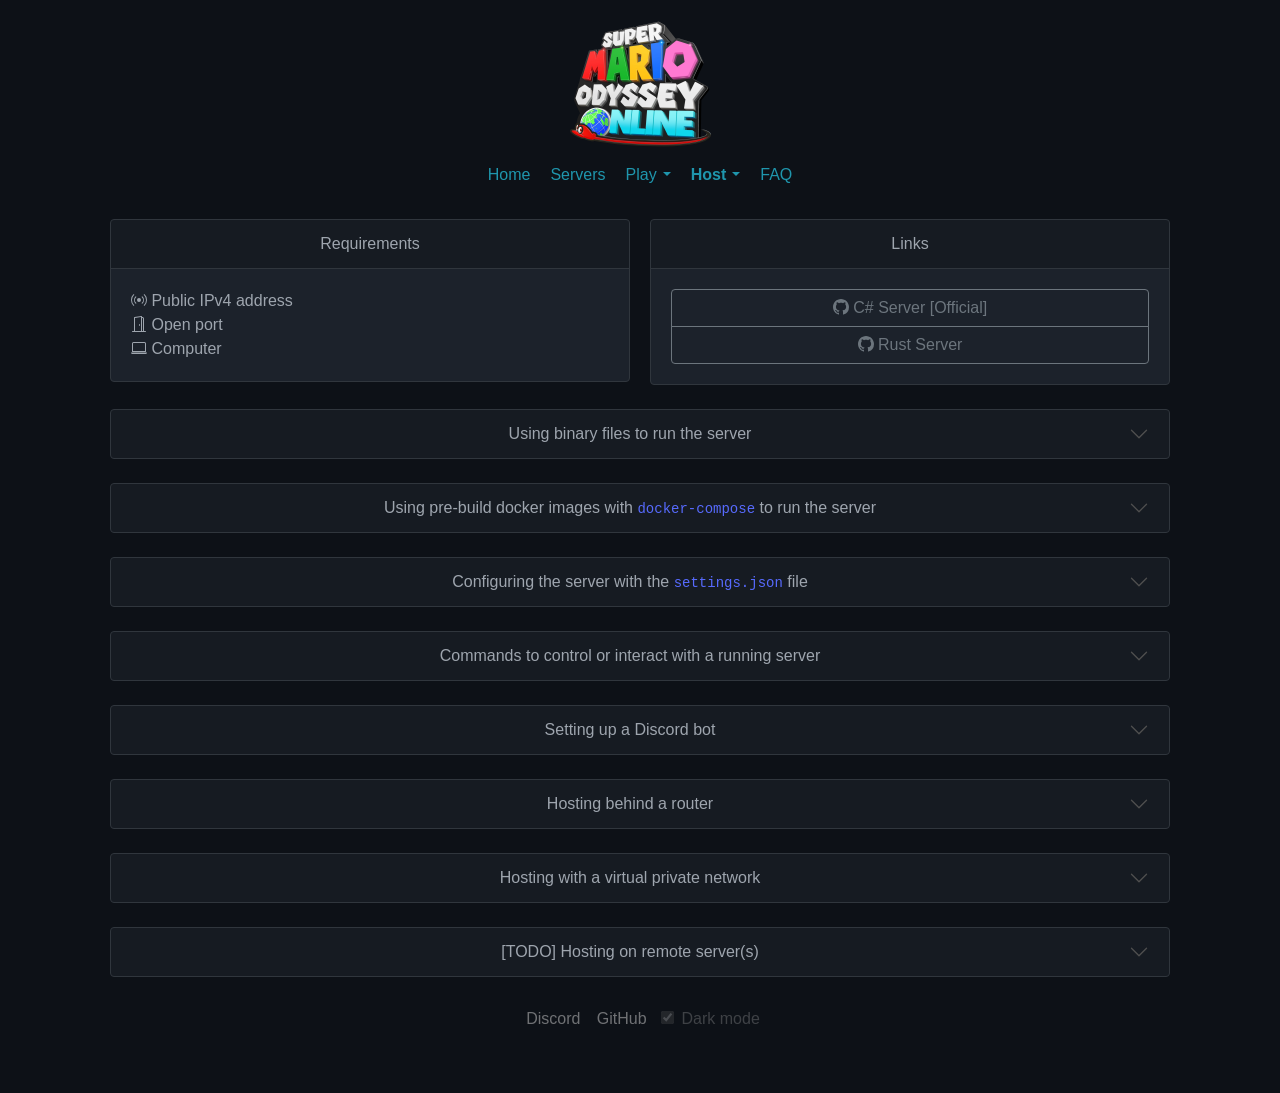
<file: host/index.html>
<!DOCTYPE html>
<html lang="en">
<head>
  <meta charset="utf-8" />
  <meta name="viewport" content="width=device-width,initial-scale=1.0" />
  <title>Hosting a SMOO Server</title>
  <meta name="description" content="How to host your own Super Mario Odyssey: Online server: binaries, docker, settings, commands, Discord bot, routers and VPNs." />
  <meta property="og:type" content="website" />
  <meta property="og:title" content="Hosting a SMOO Server" />
  <meta property="og:description" content="How to host your own Super Mario Odyssey: Online server: binaries, docker, settings, commands, Discord bot, routers and VPNs." />
  <meta property="og:image" content="/img/logo.png" />

  <link rel="icon" type="image/png" sizes="32x32" href="/favicon-32x32.png" />
  <link rel="icon" type="image/png" sizes="16x16" href="/favicon-16x16.png" />
  <link rel="apple-touch-icon" sizes="180x180" href="/apple-touch-icon.png" />

  <link rel="stylesheet" href="/smoom-home.css" />
  <link rel="stylesheet" href="/smoom-pages.css" />
  <noscript><style>.collapse { display: block; }</style></noscript>
</head>
<body class="smoo-dark-mode">
  <div class="app">

    <header class="smoo-header">
      <a href="/" class="logo" aria-label="Home">
        <img
          alt="Super Mario Odyssey: Online Logo"
          title="Super Mario Odyssey: Online"
          src="/img/logo.png"
          width="144" height="128" />
      </a>

      <nav class="smoo-nav" aria-label="Main">
        <button class="nav-toggle" id="navToggle" aria-controls="navigation" aria-expanded="false" aria-label="Toggle navigation">
          <span class="nav-toggle-icon"></span>
        </button>

        <ul class="nav-list" id="navigation">
          <li><a href="/" class="nav-link">Home</a></li>
          <li><a href="/servers/" class="nav-link">Servers</a></li>
          <li class="dropdown">
            <div class="nav-split">
              <a href="/play/" class="nav-link split-main">Play</a>
              <button type="button" class="split-caret" aria-haspopup="true" aria-expanded="false" aria-label="Play menu"></button>
            </div>
            <ul class="dropdown-menu">
              <li><a href="/play/#hide-and-seek">Hide &amp; Seek rules</a></li>
              <li><a href="/play/#switch">Play on Switch</a></li>
              <li><a href="/play/#ryujinx">Play with Ryujinx</a></li>
              <li><a href="/play/#build">Build the mod</a></li>
            </ul>
          </li>
          <li class="dropdown">
            <div class="nav-split">
              <a href="/host/" class="nav-link split-main active" aria-current="page">Host</a>
              <button type="button" class="split-caret" aria-haspopup="true" aria-expanded="false" aria-label="Host menu"></button>
            </div>
            <ul class="dropdown-menu">
              <li><a href="/host/#binary">Run with binary files</a></li>
              <li><a href="/host/#docker">Run with <code>docker-compose</code></a></li>
              <li><a href="/host/#settings">Edit <code>settings.json</code></a></li>
              <li><a href="/host/#commands">Interactive commands</a></li>
              <li><a href="/host/#discord">Discord bot</a></li>
              <li><a href="/host/#router">Behind a router</a></li>
              <li><a href="/host/#vpn">Virtual Private Network</a></li>
              <li><a class="disabled" aria-disabled="true" tabindex="-1">Remote server</a></li>
            </ul>
          </li>
          <li><a href="/faq/" class="nav-link">FAQ</a></li>
        </ul>
      </nav>
    </header>
    <main class="host-view">

    <div class="card-group-columns">
      <section class="card">
        <header class="card-header">Requirements</header>
        <div class="card-body">
          <ul class="ul-icons">
          <li><svg class="bi bi-broadcast" aria-hidden="true" xmlns="http://www.w3.org/2000/svg" fill="currentColor"  viewBox="0 0 16 16">
  <path d="M3.05 3.05a7 7 0 0 0 0 9.9.5.5 0 0 1-.707.707 8 8 0 0 1 0-11.314.5.5 0 0 1 .707.707m2.122 2.122a4 4 0 0 0 0 5.656.5.5 0 1 1-.708.708 5 5 0 0 1 0-7.072.5.5 0 0 1 .708.708m5.656-.708a.5.5 0 0 1 .708 0 5 5 0 0 1 0 7.072.5.5 0 1 1-.708-.708 4 4 0 0 0 0-5.656.5.5 0 0 1 0-.708m2.122-2.12a.5.5 0 0 1 .707 0 8 8 0 0 1 0 11.313.5.5 0 0 1-.707-.707 7 7 0 0 0 0-9.9.5.5 0 0 1 0-.707zM10 8a2 2 0 1 1-4 0 2 2 0 0 1 4 0"/>
</svg> Public IPv4 address</li>
          <li><svg class="bi bi-door-open" aria-hidden="true" xmlns="http://www.w3.org/2000/svg" fill="currentColor"  viewBox="0 0 16 16">
  <path d="M8.5 10c-.276 0-.5-.448-.5-1s.224-1 .5-1 .5.448.5 1-.224 1-.5 1"/>
  <path d="M10.828.122A.5.5 0 0 1 11 .5V1h.5A1.5 1.5 0 0 1 13 2.5V15h1.5a.5.5 0 0 1 0 1h-13a.5.5 0 0 1 0-1H3V1.5a.5.5 0 0 1 .43-.495l7-1a.5.5 0 0 1 .398.117M11.5 2H11v13h1V2.5a.5.5 0 0 0-.5-.5M4 1.934V15h6V1.077z"/>
</svg> Open port</li>
          <li><svg class="bi bi-laptop" aria-hidden="true" xmlns="http://www.w3.org/2000/svg" fill="currentColor"  viewBox="0 0 16 16">
  <path d="M13.5 3a.5.5 0 0 1 .5.5V11H2V3.5a.5.5 0 0 1 .5-.5zm-11-1A1.5 1.5 0 0 0 1 3.5V12h14V3.5A1.5 1.5 0 0 0 13.5 2zM0 12.5h16a1.5 1.5 0 0 1-1.5 1.5h-13A1.5 1.5 0 0 1 0 12.5"/>
</svg> Computer</li>
          </ul>
        </div>
      </section>
      <section class="card">
        <header class="card-header">Links</header>
        <div class="card-body">
          <div class="btn-group-vertical">
          <a class="btn btn-outline-secondary" href="https://github.com/Sanae6/SmoOnlineServer" target="_blank" rel="noopener"><svg class="bi bi-github" aria-hidden="true" xmlns="http://www.w3.org/2000/svg" fill="currentColor"  viewBox="0 0 16 16">
  <path d="M8 0C3.58 0 0 3.58 0 8c0 3.54 2.29 6.53 5.47 7.59.4.07.55-.17.55-.38 0-.19-.01-.82-.01-1.49-2.01.37-2.53-.49-2.69-.94-.09-.23-.48-.94-.82-1.13-.28-.15-.68-.52-.01-.53.63-.01 1.08.58 1.23.82.72 1.21 1.87.87 2.33.66.07-.52.28-.87.51-1.07-1.78-.2-3.64-.89-3.64-3.95 0-.87.31-1.59.82-2.15-.08-.2-.36-1.02.08-2.12 0 0 .67-.21 2.2.82.64-.18 1.32-.27 2-.27s1.36.09 2 .27c1.53-1.04 2.2-.82 2.2-.82.44 1.1.16 1.92.08 2.12.51.56.82 1.27.82 2.15 0 3.07-1.87 3.75-3.65 3.95.29.25.54.73.54 1.48 0 1.07-.01 1.93-.01 2.2 0 .21.15.46.55.38A8.01 8.01 0 0 0 16 8c0-4.42-3.58-8-8-8"/>
</svg> C# Server [Official]</a>
          <a class="btn btn-outline-secondary" href="https://github.com/speyejack/smo-multi-rs/tree/json-api" target="_blank" rel="noopener"><svg class="bi bi-github" aria-hidden="true" xmlns="http://www.w3.org/2000/svg" fill="currentColor"  viewBox="0 0 16 16">
  <path d="M8 0C3.58 0 0 3.58 0 8c0 3.54 2.29 6.53 5.47 7.59.4.07.55-.17.55-.38 0-.19-.01-.82-.01-1.49-2.01.37-2.53-.49-2.69-.94-.09-.23-.48-.94-.82-1.13-.28-.15-.68-.52-.01-.53.63-.01 1.08.58 1.23.82.72 1.21 1.87.87 2.33.66.07-.52.28-.87.51-1.07-1.78-.2-3.64-.89-3.64-3.95 0-.87.31-1.59.82-2.15-.08-.2-.36-1.02.08-2.12 0 0 .67-.21 2.2.82.64-.18 1.32-.27 2-.27s1.36.09 2 .27c1.53-1.04 2.2-.82 2.2-.82.44 1.1.16 1.92.08 2.12.51.56.82 1.27.82 2.15 0 3.07-1.87 3.75-3.65 3.95.29.25.54.73.54 1.48 0 1.07-.01 1.93-.01 2.2 0 .21.15.46.55.38A8.01 8.01 0 0 0 16 8c0-4.42-3.58-8-8-8"/>
</svg> Rust Server</a>
          </div>
        </div>
      </section>
    </div>
    <div class="card-stack" data-accordion="host" data-route="1">
<section class="card smoo-card" id="scroll-binary" data-key="binary">
  <header class="card-header collapsed" role="button" tabindex="0" aria-expanded="false" aria-controls="collapse-binary">Using binary files to run the server</header>
  <div class="collapse" id="collapse-binary">
    <div class="card-body">
    <p>
      You'll find binary files of recent server versions attached on its
      <a class="extern" href="https://github.com/Sanae6/SmoOnlineServer/releases" target="_blank" rel="noopener">releases</a> page.
      <ul>
        <li><code>Server</code> is for <svg class="fa fa-linux" fill="currentColor" aria-hidden="true" xmlns="http://www.w3.org/2000/svg" viewBox="0 0 448 512"><path d="M220.8 123.3c1 .5 1.8 1.7 3 1.7 1.1 0 2.8-.4 2.9-1.5.2-1.4-1.9-2.3-3.2-2.9-1.7-.7-3.9-1-5.5-.1-.4.2-.8.7-.6 1.1.3 1.3 2.3 1.1 3.4 1.7zm-21.9 1.7c1.2 0 2-1.2 3-1.7 1.1-.6 3.1-.4 3.5-1.6.2-.4-.2-.9-.6-1.1-1.6-.9-3.8-.6-5.5.1-1.3.6-3.4 1.5-3.2 2.9.1 1 1.8 1.5 2.8 1.4zM420 403.8c-3.6-4-5.3-11.6-7.2-19.7-1.8-8.1-3.9-16.8-10.5-22.4-1.3-1.1-2.6-2.1-4-2.9-1.3-.8-2.7-1.5-4.1-2 9.2-27.3 5.6-54.5-3.7-79.1-11.4-30.1-31.3-56.4-46.5-74.4-17.1-21.5-33.7-41.9-33.4-72C311.1 85.4 315.7.1 234.8 0 132.4-.2 158 103.4 156.9 135.2c-1.7 23.4-6.4 41.8-22.5 64.7-18.9 22.5-45.5 58.8-58.1 96.7-6 17.9-8.8 36.1-6.2 53.3-6.5 5.8-11.4 14.7-16.6 20.2-4.2 4.3-10.3 5.9-17 8.3s-14 6-18.5 14.5c-2.1 3.9-2.8 8.1-2.8 12.4 0 3.9.6 7.9 1.2 11.8 1.2 8.1 2.5 15.7.8 20.8-5.2 14.4-5.9 24.4-2.2 31.7 3.8 7.3 11.4 10.5 20.1 12.3 17.3 3.6 40.8 2.7 59.3 12.5 19.8 10.4 39.9 14.1 55.9 10.4 11.6-2.6 21.1-9.6 25.9-20.2 12.5-.1 26.3-5.4 48.3-6.6 14.9-1.2 33.6 5.3 55.1 4.1.6 2.3 1.4 4.6 2.5 6.7v.1c8.3 16.7 23.8 24.3 40.3 23 16.6-1.3 34.1-11 48.3-27.9 13.6-16.4 36-23.2 50.9-32.2 7.4-4.5 13.4-10.1 13.9-18.3.4-8.2-4.4-17.3-15.5-29.7zM223.7 87.3c9.8-22.2 34.2-21.8 44-.4 6.5 14.2 3.6 30.9-4.3 40.4-1.6-.8-5.9-2.6-12.6-4.9 1.1-1.2 3.1-2.7 3.9-4.6 4.8-11.8-.2-27-9.1-27.3-7.3-.5-13.9 10.8-11.8 23-4.1-2-9.4-3.5-13-4.4-1-6.9-.3-14.6 2.9-21.8zM183 75.8c10.1 0 20.8 14.2 19.1 33.5-3.5 1-7.1 2.5-10.2 4.6 1.2-8.9-3.3-20.1-9.6-19.6-8.4.7-9.8 21.2-1.8 28.1 1 .8 1.9-.2-5.9 5.5-15.6-14.6-10.5-52.1 8.4-52.1zm-13.6 60.7c6.2-4.6 13.6-10 14.1-10.5 4.7-4.4 13.5-14.2 27.9-14.2 7.1 0 15.6 2.3 25.9 8.9 6.3 4.1 11.3 4.4 22.6 9.3 8.4 3.5 13.7 9.7 10.5 18.2-2.6 7.1-11 14.4-22.7 18.1-11.1 3.6-19.8 16-38.2 14.9-3.9-.2-7-1-9.6-2.1-8-3.5-12.2-10.4-20-15-8.6-4.8-13.2-10.4-14.7-15.3-1.4-4.9 0-9 4.2-12.3zm3.3 334c-2.7 35.1-43.9 34.4-75.3 18-29.9-15.8-68.6-6.5-76.5-21.9-2.4-4.7-2.4-12.7 2.6-26.4v-.2c2.4-7.6.6-16-.6-23.9-1.2-7.8-1.8-15 .9-20 3.5-6.7 8.5-9.1 14.8-11.3 10.3-3.7 11.8-3.4 19.6-9.9 5.5-5.7 9.5-12.9 14.3-18 5.1-5.5 10-8.1 17.7-6.9 8.1 1.2 15.1 6.8 21.9 16l19.6 35.6c9.5 19.9 43.1 48.4 41 68.9zm-1.4-25.9c-4.1-6.6-9.6-13.6-14.4-19.6 7.1 0 14.2-2.2 16.7-8.9 2.3-6.2 0-14.9-7.4-24.9-13.5-18.2-38.3-32.5-38.3-32.5-13.5-8.4-21.1-18.7-24.6-29.9s-3-23.3-.3-35.2c5.2-22.9 18.6-45.2 27.2-59.2 2.3-1.7.8 3.2-8.7 20.8-8.5 16.1-24.4 53.3-2.6 82.4.6-20.7 5.5-41.8 13.8-61.5 12-27.4 37.3-74.9 39.3-112.7 1.1.8 4.6 3.2 6.2 4.1 4.6 2.7 8.1 6.7 12.6 10.3 12.4 10 28.5 9.2 42.4 1.2 6.2-3.5 11.2-7.5 15.9-9 9.9-3.1 17.8-8.6 22.3-15 7.7 30.4 25.7 74.3 37.2 95.7 6.1 11.4 18.3 35.5 23.6 64.6 3.3-.1 7 .4 10.9 1.4 13.8-35.7-11.7-74.2-23.3-84.9-4.7-4.6-4.9-6.6-2.6-6.5 12.6 11.2 29.2 33.7 35.2 59 2.8 11.6 3.3 23.7.4 35.7 16.4 6.8 35.9 17.9 30.7 34.8-2.2-.1-3.2 0-4.2 0 3.2-10.1-3.9-17.6-22.8-26.1-19.6-8.6-36-8.6-38.3 12.5-12.1 4.2-18.3 14.7-21.4 27.3-2.8 11.2-3.6 24.7-4.4 39.9-.5 7.7-3.6 18-6.8 29-32.1 22.9-76.7 32.9-114.3 7.2zm257.4-11.5c-.9 16.8-41.2 19.9-63.2 46.5-13.2 15.7-29.4 24.4-43.6 25.5s-26.5-4.8-33.7-19.3c-4.7-11.1-2.4-23.1 1.1-36.3 3.7-14.2 9.2-28.8 9.9-40.6.8-15.2 1.7-28.5 4.2-38.7 2.6-10.3 6.6-17.2 13.7-21.1.3-.2.7-.3 1-.5.8 13.2 7.3 26.6 18.8 29.5 12.6 3.3 30.7-7.5 38.4-16.3 9-.3 15.7-.9 22.6 5.1 9.9 8.5 7.1 30.3 17.1 41.6 10.6 11.6 14 19.5 13.7 24.6zM173.3 148.7c2 1.9 4.7 4.5 8 7.1 6.6 5.2 15.8 10.6 27.3 10.6 11.6 0 22.5-5.9 31.8-10.8 4.9-2.6 10.9-7 14.8-10.4s5.9-6.3 3.1-6.6-2.6 2.6-6 5.1c-4.4 3.2-9.7 7.4-13.9 9.8-7.4 4.2-19.5 10.2-29.9 10.2s-18.7-4.8-24.9-9.7c-3.1-2.5-5.7-5-7.7-6.9-1.5-1.4-1.9-4.6-4.3-4.9-1.4-.1-1.8 3.7 1.7 6.5z"/></svg> GNU/Linux x64</li>
        <li><code>Server.arm</code> is for <svg class="fa fa-linux" fill="currentColor" aria-hidden="true" xmlns="http://www.w3.org/2000/svg" viewBox="0 0 448 512"><path d="M220.8 123.3c1 .5 1.8 1.7 3 1.7 1.1 0 2.8-.4 2.9-1.5.2-1.4-1.9-2.3-3.2-2.9-1.7-.7-3.9-1-5.5-.1-.4.2-.8.7-.6 1.1.3 1.3 2.3 1.1 3.4 1.7zm-21.9 1.7c1.2 0 2-1.2 3-1.7 1.1-.6 3.1-.4 3.5-1.6.2-.4-.2-.9-.6-1.1-1.6-.9-3.8-.6-5.5.1-1.3.6-3.4 1.5-3.2 2.9.1 1 1.8 1.5 2.8 1.4zM420 403.8c-3.6-4-5.3-11.6-7.2-19.7-1.8-8.1-3.9-16.8-10.5-22.4-1.3-1.1-2.6-2.1-4-2.9-1.3-.8-2.7-1.5-4.1-2 9.2-27.3 5.6-54.5-3.7-79.1-11.4-30.1-31.3-56.4-46.5-74.4-17.1-21.5-33.7-41.9-33.4-72C311.1 85.4 315.7.1 234.8 0 132.4-.2 158 103.4 156.9 135.2c-1.7 23.4-6.4 41.8-22.5 64.7-18.9 22.5-45.5 58.8-58.1 96.7-6 17.9-8.8 36.1-6.2 53.3-6.5 5.8-11.4 14.7-16.6 20.2-4.2 4.3-10.3 5.9-17 8.3s-14 6-18.5 14.5c-2.1 3.9-2.8 8.1-2.8 12.4 0 3.9.6 7.9 1.2 11.8 1.2 8.1 2.5 15.7.8 20.8-5.2 14.4-5.9 24.4-2.2 31.7 3.8 7.3 11.4 10.5 20.1 12.3 17.3 3.6 40.8 2.7 59.3 12.5 19.8 10.4 39.9 14.1 55.9 10.4 11.6-2.6 21.1-9.6 25.9-20.2 12.5-.1 26.3-5.4 48.3-6.6 14.9-1.2 33.6 5.3 55.1 4.1.6 2.3 1.4 4.6 2.5 6.7v.1c8.3 16.7 23.8 24.3 40.3 23 16.6-1.3 34.1-11 48.3-27.9 13.6-16.4 36-23.2 50.9-32.2 7.4-4.5 13.4-10.1 13.9-18.3.4-8.2-4.4-17.3-15.5-29.7zM223.7 87.3c9.8-22.2 34.2-21.8 44-.4 6.5 14.2 3.6 30.9-4.3 40.4-1.6-.8-5.9-2.6-12.6-4.9 1.1-1.2 3.1-2.7 3.9-4.6 4.8-11.8-.2-27-9.1-27.3-7.3-.5-13.9 10.8-11.8 23-4.1-2-9.4-3.5-13-4.4-1-6.9-.3-14.6 2.9-21.8zM183 75.8c10.1 0 20.8 14.2 19.1 33.5-3.5 1-7.1 2.5-10.2 4.6 1.2-8.9-3.3-20.1-9.6-19.6-8.4.7-9.8 21.2-1.8 28.1 1 .8 1.9-.2-5.9 5.5-15.6-14.6-10.5-52.1 8.4-52.1zm-13.6 60.7c6.2-4.6 13.6-10 14.1-10.5 4.7-4.4 13.5-14.2 27.9-14.2 7.1 0 15.6 2.3 25.9 8.9 6.3 4.1 11.3 4.4 22.6 9.3 8.4 3.5 13.7 9.7 10.5 18.2-2.6 7.1-11 14.4-22.7 18.1-11.1 3.6-19.8 16-38.2 14.9-3.9-.2-7-1-9.6-2.1-8-3.5-12.2-10.4-20-15-8.6-4.8-13.2-10.4-14.7-15.3-1.4-4.9 0-9 4.2-12.3zm3.3 334c-2.7 35.1-43.9 34.4-75.3 18-29.9-15.8-68.6-6.5-76.5-21.9-2.4-4.7-2.4-12.7 2.6-26.4v-.2c2.4-7.6.6-16-.6-23.9-1.2-7.8-1.8-15 .9-20 3.5-6.7 8.5-9.1 14.8-11.3 10.3-3.7 11.8-3.4 19.6-9.9 5.5-5.7 9.5-12.9 14.3-18 5.1-5.5 10-8.1 17.7-6.9 8.1 1.2 15.1 6.8 21.9 16l19.6 35.6c9.5 19.9 43.1 48.4 41 68.9zm-1.4-25.9c-4.1-6.6-9.6-13.6-14.4-19.6 7.1 0 14.2-2.2 16.7-8.9 2.3-6.2 0-14.9-7.4-24.9-13.5-18.2-38.3-32.5-38.3-32.5-13.5-8.4-21.1-18.7-24.6-29.9s-3-23.3-.3-35.2c5.2-22.9 18.6-45.2 27.2-59.2 2.3-1.7.8 3.2-8.7 20.8-8.5 16.1-24.4 53.3-2.6 82.4.6-20.7 5.5-41.8 13.8-61.5 12-27.4 37.3-74.9 39.3-112.7 1.1.8 4.6 3.2 6.2 4.1 4.6 2.7 8.1 6.7 12.6 10.3 12.4 10 28.5 9.2 42.4 1.2 6.2-3.5 11.2-7.5 15.9-9 9.9-3.1 17.8-8.6 22.3-15 7.7 30.4 25.7 74.3 37.2 95.7 6.1 11.4 18.3 35.5 23.6 64.6 3.3-.1 7 .4 10.9 1.4 13.8-35.7-11.7-74.2-23.3-84.9-4.7-4.6-4.9-6.6-2.6-6.5 12.6 11.2 29.2 33.7 35.2 59 2.8 11.6 3.3 23.7.4 35.7 16.4 6.8 35.9 17.9 30.7 34.8-2.2-.1-3.2 0-4.2 0 3.2-10.1-3.9-17.6-22.8-26.1-19.6-8.6-36-8.6-38.3 12.5-12.1 4.2-18.3 14.7-21.4 27.3-2.8 11.2-3.6 24.7-4.4 39.9-.5 7.7-3.6 18-6.8 29-32.1 22.9-76.7 32.9-114.3 7.2zm257.4-11.5c-.9 16.8-41.2 19.9-63.2 46.5-13.2 15.7-29.4 24.4-43.6 25.5s-26.5-4.8-33.7-19.3c-4.7-11.1-2.4-23.1 1.1-36.3 3.7-14.2 9.2-28.8 9.9-40.6.8-15.2 1.7-28.5 4.2-38.7 2.6-10.3 6.6-17.2 13.7-21.1.3-.2.7-.3 1-.5.8 13.2 7.3 26.6 18.8 29.5 12.6 3.3 30.7-7.5 38.4-16.3 9-.3 15.7-.9 22.6 5.1 9.9 8.5 7.1 30.3 17.1 41.6 10.6 11.6 14 19.5 13.7 24.6zM173.3 148.7c2 1.9 4.7 4.5 8 7.1 6.6 5.2 15.8 10.6 27.3 10.6 11.6 0 22.5-5.9 31.8-10.8 4.9-2.6 10.9-7 14.8-10.4s5.9-6.3 3.1-6.6-2.6 2.6-6 5.1c-4.4 3.2-9.7 7.4-13.9 9.8-7.4 4.2-19.5 10.2-29.9 10.2s-18.7-4.8-24.9-9.7c-3.1-2.5-5.7-5-7.7-6.9-1.5-1.4-1.9-4.6-4.3-4.9-1.4-.1-1.8 3.7 1.7 6.5z"/></svg> GNU/Linux ARM</li>
        <li><code>Server.arm64</code> is for <svg class="fa fa-linux" fill="currentColor" aria-hidden="true" xmlns="http://www.w3.org/2000/svg" viewBox="0 0 448 512"><path d="M220.8 123.3c1 .5 1.8 1.7 3 1.7 1.1 0 2.8-.4 2.9-1.5.2-1.4-1.9-2.3-3.2-2.9-1.7-.7-3.9-1-5.5-.1-.4.2-.8.7-.6 1.1.3 1.3 2.3 1.1 3.4 1.7zm-21.9 1.7c1.2 0 2-1.2 3-1.7 1.1-.6 3.1-.4 3.5-1.6.2-.4-.2-.9-.6-1.1-1.6-.9-3.8-.6-5.5.1-1.3.6-3.4 1.5-3.2 2.9.1 1 1.8 1.5 2.8 1.4zM420 403.8c-3.6-4-5.3-11.6-7.2-19.7-1.8-8.1-3.9-16.8-10.5-22.4-1.3-1.1-2.6-2.1-4-2.9-1.3-.8-2.7-1.5-4.1-2 9.2-27.3 5.6-54.5-3.7-79.1-11.4-30.1-31.3-56.4-46.5-74.4-17.1-21.5-33.7-41.9-33.4-72C311.1 85.4 315.7.1 234.8 0 132.4-.2 158 103.4 156.9 135.2c-1.7 23.4-6.4 41.8-22.5 64.7-18.9 22.5-45.5 58.8-58.1 96.7-6 17.9-8.8 36.1-6.2 53.3-6.5 5.8-11.4 14.7-16.6 20.2-4.2 4.3-10.3 5.9-17 8.3s-14 6-18.5 14.5c-2.1 3.9-2.8 8.1-2.8 12.4 0 3.9.6 7.9 1.2 11.8 1.2 8.1 2.5 15.7.8 20.8-5.2 14.4-5.9 24.4-2.2 31.7 3.8 7.3 11.4 10.5 20.1 12.3 17.3 3.6 40.8 2.7 59.3 12.5 19.8 10.4 39.9 14.1 55.9 10.4 11.6-2.6 21.1-9.6 25.9-20.2 12.5-.1 26.3-5.4 48.3-6.6 14.9-1.2 33.6 5.3 55.1 4.1.6 2.3 1.4 4.6 2.5 6.7v.1c8.3 16.7 23.8 24.3 40.3 23 16.6-1.3 34.1-11 48.3-27.9 13.6-16.4 36-23.2 50.9-32.2 7.4-4.5 13.4-10.1 13.9-18.3.4-8.2-4.4-17.3-15.5-29.7zM223.7 87.3c9.8-22.2 34.2-21.8 44-.4 6.5 14.2 3.6 30.9-4.3 40.4-1.6-.8-5.9-2.6-12.6-4.9 1.1-1.2 3.1-2.7 3.9-4.6 4.8-11.8-.2-27-9.1-27.3-7.3-.5-13.9 10.8-11.8 23-4.1-2-9.4-3.5-13-4.4-1-6.9-.3-14.6 2.9-21.8zM183 75.8c10.1 0 20.8 14.2 19.1 33.5-3.5 1-7.1 2.5-10.2 4.6 1.2-8.9-3.3-20.1-9.6-19.6-8.4.7-9.8 21.2-1.8 28.1 1 .8 1.9-.2-5.9 5.5-15.6-14.6-10.5-52.1 8.4-52.1zm-13.6 60.7c6.2-4.6 13.6-10 14.1-10.5 4.7-4.4 13.5-14.2 27.9-14.2 7.1 0 15.6 2.3 25.9 8.9 6.3 4.1 11.3 4.4 22.6 9.3 8.4 3.5 13.7 9.7 10.5 18.2-2.6 7.1-11 14.4-22.7 18.1-11.1 3.6-19.8 16-38.2 14.9-3.9-.2-7-1-9.6-2.1-8-3.5-12.2-10.4-20-15-8.6-4.8-13.2-10.4-14.7-15.3-1.4-4.9 0-9 4.2-12.3zm3.3 334c-2.7 35.1-43.9 34.4-75.3 18-29.9-15.8-68.6-6.5-76.5-21.9-2.4-4.7-2.4-12.7 2.6-26.4v-.2c2.4-7.6.6-16-.6-23.9-1.2-7.8-1.8-15 .9-20 3.5-6.7 8.5-9.1 14.8-11.3 10.3-3.7 11.8-3.4 19.6-9.9 5.5-5.7 9.5-12.9 14.3-18 5.1-5.5 10-8.1 17.7-6.9 8.1 1.2 15.1 6.8 21.9 16l19.6 35.6c9.5 19.9 43.1 48.4 41 68.9zm-1.4-25.9c-4.1-6.6-9.6-13.6-14.4-19.6 7.1 0 14.2-2.2 16.7-8.9 2.3-6.2 0-14.9-7.4-24.9-13.5-18.2-38.3-32.5-38.3-32.5-13.5-8.4-21.1-18.7-24.6-29.9s-3-23.3-.3-35.2c5.2-22.9 18.6-45.2 27.2-59.2 2.3-1.7.8 3.2-8.7 20.8-8.5 16.1-24.4 53.3-2.6 82.4.6-20.7 5.5-41.8 13.8-61.5 12-27.4 37.3-74.9 39.3-112.7 1.1.8 4.6 3.2 6.2 4.1 4.6 2.7 8.1 6.7 12.6 10.3 12.4 10 28.5 9.2 42.4 1.2 6.2-3.5 11.2-7.5 15.9-9 9.9-3.1 17.8-8.6 22.3-15 7.7 30.4 25.7 74.3 37.2 95.7 6.1 11.4 18.3 35.5 23.6 64.6 3.3-.1 7 .4 10.9 1.4 13.8-35.7-11.7-74.2-23.3-84.9-4.7-4.6-4.9-6.6-2.6-6.5 12.6 11.2 29.2 33.7 35.2 59 2.8 11.6 3.3 23.7.4 35.7 16.4 6.8 35.9 17.9 30.7 34.8-2.2-.1-3.2 0-4.2 0 3.2-10.1-3.9-17.6-22.8-26.1-19.6-8.6-36-8.6-38.3 12.5-12.1 4.2-18.3 14.7-21.4 27.3-2.8 11.2-3.6 24.7-4.4 39.9-.5 7.7-3.6 18-6.8 29-32.1 22.9-76.7 32.9-114.3 7.2zm257.4-11.5c-.9 16.8-41.2 19.9-63.2 46.5-13.2 15.7-29.4 24.4-43.6 25.5s-26.5-4.8-33.7-19.3c-4.7-11.1-2.4-23.1 1.1-36.3 3.7-14.2 9.2-28.8 9.9-40.6.8-15.2 1.7-28.5 4.2-38.7 2.6-10.3 6.6-17.2 13.7-21.1.3-.2.7-.3 1-.5.8 13.2 7.3 26.6 18.8 29.5 12.6 3.3 30.7-7.5 38.4-16.3 9-.3 15.7-.9 22.6 5.1 9.9 8.5 7.1 30.3 17.1 41.6 10.6 11.6 14 19.5 13.7 24.6zM173.3 148.7c2 1.9 4.7 4.5 8 7.1 6.6 5.2 15.8 10.6 27.3 10.6 11.6 0 22.5-5.9 31.8-10.8 4.9-2.6 10.9-7 14.8-10.4s5.9-6.3 3.1-6.6-2.6 2.6-6 5.1c-4.4 3.2-9.7 7.4-13.9 9.8-7.4 4.2-19.5 10.2-29.9 10.2s-18.7-4.8-24.9-9.7c-3.1-2.5-5.7-5-7.7-6.9-1.5-1.4-1.9-4.6-4.3-4.9-1.4-.1-1.8 3.7 1.7 6.5z"/></svg> GNU/Linux ARM64</li>
        <li><code>Server.exe</code> is for <svg class="fa fa-windows" fill="currentColor" aria-hidden="true" xmlns="http://www.w3.org/2000/svg" viewBox="0 0 448 512"><path d="M0 93.7l183.6-25.3v177.4H0V93.7zm0 324.6l183.6 25.3V268.4H0v149.9zm203.8 28L448 480V268.4H203.8v177.9zm0-380.6v180.1H448V32L203.8 65.7z"/></svg> Windows</li>
      </ul>
      Just execute them (preferable in a CLI) and you're running the server.
      On <svg class="fa fa-linux" fill="currentColor" aria-hidden="true" xmlns="http://www.w3.org/2000/svg" viewBox="0 0 448 512"><path d="M220.8 123.3c1 .5 1.8 1.7 3 1.7 1.1 0 2.8-.4 2.9-1.5.2-1.4-1.9-2.3-3.2-2.9-1.7-.7-3.9-1-5.5-.1-.4.2-.8.7-.6 1.1.3 1.3 2.3 1.1 3.4 1.7zm-21.9 1.7c1.2 0 2-1.2 3-1.7 1.1-.6 3.1-.4 3.5-1.6.2-.4-.2-.9-.6-1.1-1.6-.9-3.8-.6-5.5.1-1.3.6-3.4 1.5-3.2 2.9.1 1 1.8 1.5 2.8 1.4zM420 403.8c-3.6-4-5.3-11.6-7.2-19.7-1.8-8.1-3.9-16.8-10.5-22.4-1.3-1.1-2.6-2.1-4-2.9-1.3-.8-2.7-1.5-4.1-2 9.2-27.3 5.6-54.5-3.7-79.1-11.4-30.1-31.3-56.4-46.5-74.4-17.1-21.5-33.7-41.9-33.4-72C311.1 85.4 315.7.1 234.8 0 132.4-.2 158 103.4 156.9 135.2c-1.7 23.4-6.4 41.8-22.5 64.7-18.9 22.5-45.5 58.8-58.1 96.7-6 17.9-8.8 36.1-6.2 53.3-6.5 5.8-11.4 14.7-16.6 20.2-4.2 4.3-10.3 5.9-17 8.3s-14 6-18.5 14.5c-2.1 3.9-2.8 8.1-2.8 12.4 0 3.9.6 7.9 1.2 11.8 1.2 8.1 2.5 15.7.8 20.8-5.2 14.4-5.9 24.4-2.2 31.7 3.8 7.3 11.4 10.5 20.1 12.3 17.3 3.6 40.8 2.7 59.3 12.5 19.8 10.4 39.9 14.1 55.9 10.4 11.6-2.6 21.1-9.6 25.9-20.2 12.5-.1 26.3-5.4 48.3-6.6 14.9-1.2 33.6 5.3 55.1 4.1.6 2.3 1.4 4.6 2.5 6.7v.1c8.3 16.7 23.8 24.3 40.3 23 16.6-1.3 34.1-11 48.3-27.9 13.6-16.4 36-23.2 50.9-32.2 7.4-4.5 13.4-10.1 13.9-18.3.4-8.2-4.4-17.3-15.5-29.7zM223.7 87.3c9.8-22.2 34.2-21.8 44-.4 6.5 14.2 3.6 30.9-4.3 40.4-1.6-.8-5.9-2.6-12.6-4.9 1.1-1.2 3.1-2.7 3.9-4.6 4.8-11.8-.2-27-9.1-27.3-7.3-.5-13.9 10.8-11.8 23-4.1-2-9.4-3.5-13-4.4-1-6.9-.3-14.6 2.9-21.8zM183 75.8c10.1 0 20.8 14.2 19.1 33.5-3.5 1-7.1 2.5-10.2 4.6 1.2-8.9-3.3-20.1-9.6-19.6-8.4.7-9.8 21.2-1.8 28.1 1 .8 1.9-.2-5.9 5.5-15.6-14.6-10.5-52.1 8.4-52.1zm-13.6 60.7c6.2-4.6 13.6-10 14.1-10.5 4.7-4.4 13.5-14.2 27.9-14.2 7.1 0 15.6 2.3 25.9 8.9 6.3 4.1 11.3 4.4 22.6 9.3 8.4 3.5 13.7 9.7 10.5 18.2-2.6 7.1-11 14.4-22.7 18.1-11.1 3.6-19.8 16-38.2 14.9-3.9-.2-7-1-9.6-2.1-8-3.5-12.2-10.4-20-15-8.6-4.8-13.2-10.4-14.7-15.3-1.4-4.9 0-9 4.2-12.3zm3.3 334c-2.7 35.1-43.9 34.4-75.3 18-29.9-15.8-68.6-6.5-76.5-21.9-2.4-4.7-2.4-12.7 2.6-26.4v-.2c2.4-7.6.6-16-.6-23.9-1.2-7.8-1.8-15 .9-20 3.5-6.7 8.5-9.1 14.8-11.3 10.3-3.7 11.8-3.4 19.6-9.9 5.5-5.7 9.5-12.9 14.3-18 5.1-5.5 10-8.1 17.7-6.9 8.1 1.2 15.1 6.8 21.9 16l19.6 35.6c9.5 19.9 43.1 48.4 41 68.9zm-1.4-25.9c-4.1-6.6-9.6-13.6-14.4-19.6 7.1 0 14.2-2.2 16.7-8.9 2.3-6.2 0-14.9-7.4-24.9-13.5-18.2-38.3-32.5-38.3-32.5-13.5-8.4-21.1-18.7-24.6-29.9s-3-23.3-.3-35.2c5.2-22.9 18.6-45.2 27.2-59.2 2.3-1.7.8 3.2-8.7 20.8-8.5 16.1-24.4 53.3-2.6 82.4.6-20.7 5.5-41.8 13.8-61.5 12-27.4 37.3-74.9 39.3-112.7 1.1.8 4.6 3.2 6.2 4.1 4.6 2.7 8.1 6.7 12.6 10.3 12.4 10 28.5 9.2 42.4 1.2 6.2-3.5 11.2-7.5 15.9-9 9.9-3.1 17.8-8.6 22.3-15 7.7 30.4 25.7 74.3 37.2 95.7 6.1 11.4 18.3 35.5 23.6 64.6 3.3-.1 7 .4 10.9 1.4 13.8-35.7-11.7-74.2-23.3-84.9-4.7-4.6-4.9-6.6-2.6-6.5 12.6 11.2 29.2 33.7 35.2 59 2.8 11.6 3.3 23.7.4 35.7 16.4 6.8 35.9 17.9 30.7 34.8-2.2-.1-3.2 0-4.2 0 3.2-10.1-3.9-17.6-22.8-26.1-19.6-8.6-36-8.6-38.3 12.5-12.1 4.2-18.3 14.7-21.4 27.3-2.8 11.2-3.6 24.7-4.4 39.9-.5 7.7-3.6 18-6.8 29-32.1 22.9-76.7 32.9-114.3 7.2zm257.4-11.5c-.9 16.8-41.2 19.9-63.2 46.5-13.2 15.7-29.4 24.4-43.6 25.5s-26.5-4.8-33.7-19.3c-4.7-11.1-2.4-23.1 1.1-36.3 3.7-14.2 9.2-28.8 9.9-40.6.8-15.2 1.7-28.5 4.2-38.7 2.6-10.3 6.6-17.2 13.7-21.1.3-.2.7-.3 1-.5.8 13.2 7.3 26.6 18.8 29.5 12.6 3.3 30.7-7.5 38.4-16.3 9-.3 15.7-.9 22.6 5.1 9.9 8.5 7.1 30.3 17.1 41.6 10.6 11.6 14 19.5 13.7 24.6zM173.3 148.7c2 1.9 4.7 4.5 8 7.1 6.6 5.2 15.8 10.6 27.3 10.6 11.6 0 22.5-5.9 31.8-10.8 4.9-2.6 10.9-7 14.8-10.4s5.9-6.3 3.1-6.6-2.6 2.6-6 5.1c-4.4 3.2-9.7 7.4-13.9 9.8-7.4 4.2-19.5 10.2-29.9 10.2s-18.7-4.8-24.9-9.7c-3.1-2.5-5.7-5-7.7-6.9-1.5-1.4-1.9-4.6-4.3-4.9-1.4-.1-1.8 3.7 1.7 6.5z"/></svg> GNU/Linux you might need to install additional runtime dependencies
      (Debian/Ubuntu: <code>libicu67</code>).
    </p>
    <hr/>
    <p>
      If you don't trust those binaries or want to build a server version with your own changes,
      you can build the binary files from the source code:
<br/>
<code class="style">
<pre class="code">
<b>git  clone</b>  <a href="https://github.com/Sanae6/SmoOnlineServer" target="_blank">https://github.com/Sanae6/SmoOnlineServer</a>
<b>cd</b>  <i>SmoOnlineServer</i>
<b>dotnet  publish</b>  <i>./Server/Server.csproj</i>  -c <a>Release</a>
</pre>
</code>
<br/>
      Building it requires the <a class="extern" href="https://dotnet.microsoft.com/en-us/download/dotnet/6.0" target="_blank" rel="noopener">.NET 6.0 SDK</a>.
      The builded binary files for your system will be located at <code>./Server/bin/Release/net6.0/</code>, you can change this path by using the <kbd>-o</kbd> parameter.
      To run your own builds you'll also need the <code>.NET Runtime</code> installed.
    </p>
    <p>
      Alternatively you can build with <kbd>--self-contained</kbd> which allows you to run the binary on systems without the <code>.NET Runtime</code>.
      But that requires you to specify the <a class="extern" href="https://docs.microsoft.com/en-us/dotnet/core/rid-catalog" target="_blank" rel="noopener">runtime</a>
      for which to build for (e.g. <kbd>-r linux-x64</kbd>, <kbd>-r linux-arm</kbd>, <kbd>-r linux-arm64</kbd> or <kbd>-r win-x64</kbd>).
      If you're providing the runtime anyway consider also using <kbd>-p:publishSingleFile=true</kbd> to bundle everything into one single binary file.
    </p>
    <hr/>
    <p>
      An easier alternative to building it directly is to use <a class="extern" href="https://docs.docker.com/get-docker/" target="_blank" rel="noopener">Docker</a>.
      That way the only required software you need to install on your system is Docker.
      All other dependencies will not be installed on your system directly but are only downloaded and used sandboxed.
      The source code of the server comes with an <code>docker-build.sh</code> script to easily trigger building the server:
      <ul>
        <li><kbd>./docker-build.sh x64</kbd> to build a <code>Server</code> binary for <svg class="fa fa-linux" fill="currentColor" aria-hidden="true" xmlns="http://www.w3.org/2000/svg" viewBox="0 0 448 512"><path d="M220.8 123.3c1 .5 1.8 1.7 3 1.7 1.1 0 2.8-.4 2.9-1.5.2-1.4-1.9-2.3-3.2-2.9-1.7-.7-3.9-1-5.5-.1-.4.2-.8.7-.6 1.1.3 1.3 2.3 1.1 3.4 1.7zm-21.9 1.7c1.2 0 2-1.2 3-1.7 1.1-.6 3.1-.4 3.5-1.6.2-.4-.2-.9-.6-1.1-1.6-.9-3.8-.6-5.5.1-1.3.6-3.4 1.5-3.2 2.9.1 1 1.8 1.5 2.8 1.4zM420 403.8c-3.6-4-5.3-11.6-7.2-19.7-1.8-8.1-3.9-16.8-10.5-22.4-1.3-1.1-2.6-2.1-4-2.9-1.3-.8-2.7-1.5-4.1-2 9.2-27.3 5.6-54.5-3.7-79.1-11.4-30.1-31.3-56.4-46.5-74.4-17.1-21.5-33.7-41.9-33.4-72C311.1 85.4 315.7.1 234.8 0 132.4-.2 158 103.4 156.9 135.2c-1.7 23.4-6.4 41.8-22.5 64.7-18.9 22.5-45.5 58.8-58.1 96.7-6 17.9-8.8 36.1-6.2 53.3-6.5 5.8-11.4 14.7-16.6 20.2-4.2 4.3-10.3 5.9-17 8.3s-14 6-18.5 14.5c-2.1 3.9-2.8 8.1-2.8 12.4 0 3.9.6 7.9 1.2 11.8 1.2 8.1 2.5 15.7.8 20.8-5.2 14.4-5.9 24.4-2.2 31.7 3.8 7.3 11.4 10.5 20.1 12.3 17.3 3.6 40.8 2.7 59.3 12.5 19.8 10.4 39.9 14.1 55.9 10.4 11.6-2.6 21.1-9.6 25.9-20.2 12.5-.1 26.3-5.4 48.3-6.6 14.9-1.2 33.6 5.3 55.1 4.1.6 2.3 1.4 4.6 2.5 6.7v.1c8.3 16.7 23.8 24.3 40.3 23 16.6-1.3 34.1-11 48.3-27.9 13.6-16.4 36-23.2 50.9-32.2 7.4-4.5 13.4-10.1 13.9-18.3.4-8.2-4.4-17.3-15.5-29.7zM223.7 87.3c9.8-22.2 34.2-21.8 44-.4 6.5 14.2 3.6 30.9-4.3 40.4-1.6-.8-5.9-2.6-12.6-4.9 1.1-1.2 3.1-2.7 3.9-4.6 4.8-11.8-.2-27-9.1-27.3-7.3-.5-13.9 10.8-11.8 23-4.1-2-9.4-3.5-13-4.4-1-6.9-.3-14.6 2.9-21.8zM183 75.8c10.1 0 20.8 14.2 19.1 33.5-3.5 1-7.1 2.5-10.2 4.6 1.2-8.9-3.3-20.1-9.6-19.6-8.4.7-9.8 21.2-1.8 28.1 1 .8 1.9-.2-5.9 5.5-15.6-14.6-10.5-52.1 8.4-52.1zm-13.6 60.7c6.2-4.6 13.6-10 14.1-10.5 4.7-4.4 13.5-14.2 27.9-14.2 7.1 0 15.6 2.3 25.9 8.9 6.3 4.1 11.3 4.4 22.6 9.3 8.4 3.5 13.7 9.7 10.5 18.2-2.6 7.1-11 14.4-22.7 18.1-11.1 3.6-19.8 16-38.2 14.9-3.9-.2-7-1-9.6-2.1-8-3.5-12.2-10.4-20-15-8.6-4.8-13.2-10.4-14.7-15.3-1.4-4.9 0-9 4.2-12.3zm3.3 334c-2.7 35.1-43.9 34.4-75.3 18-29.9-15.8-68.6-6.5-76.5-21.9-2.4-4.7-2.4-12.7 2.6-26.4v-.2c2.4-7.6.6-16-.6-23.9-1.2-7.8-1.8-15 .9-20 3.5-6.7 8.5-9.1 14.8-11.3 10.3-3.7 11.8-3.4 19.6-9.9 5.5-5.7 9.5-12.9 14.3-18 5.1-5.5 10-8.1 17.7-6.9 8.1 1.2 15.1 6.8 21.9 16l19.6 35.6c9.5 19.9 43.1 48.4 41 68.9zm-1.4-25.9c-4.1-6.6-9.6-13.6-14.4-19.6 7.1 0 14.2-2.2 16.7-8.9 2.3-6.2 0-14.9-7.4-24.9-13.5-18.2-38.3-32.5-38.3-32.5-13.5-8.4-21.1-18.7-24.6-29.9s-3-23.3-.3-35.2c5.2-22.9 18.6-45.2 27.2-59.2 2.3-1.7.8 3.2-8.7 20.8-8.5 16.1-24.4 53.3-2.6 82.4.6-20.7 5.5-41.8 13.8-61.5 12-27.4 37.3-74.9 39.3-112.7 1.1.8 4.6 3.2 6.2 4.1 4.6 2.7 8.1 6.7 12.6 10.3 12.4 10 28.5 9.2 42.4 1.2 6.2-3.5 11.2-7.5 15.9-9 9.9-3.1 17.8-8.6 22.3-15 7.7 30.4 25.7 74.3 37.2 95.7 6.1 11.4 18.3 35.5 23.6 64.6 3.3-.1 7 .4 10.9 1.4 13.8-35.7-11.7-74.2-23.3-84.9-4.7-4.6-4.9-6.6-2.6-6.5 12.6 11.2 29.2 33.7 35.2 59 2.8 11.6 3.3 23.7.4 35.7 16.4 6.8 35.9 17.9 30.7 34.8-2.2-.1-3.2 0-4.2 0 3.2-10.1-3.9-17.6-22.8-26.1-19.6-8.6-36-8.6-38.3 12.5-12.1 4.2-18.3 14.7-21.4 27.3-2.8 11.2-3.6 24.7-4.4 39.9-.5 7.7-3.6 18-6.8 29-32.1 22.9-76.7 32.9-114.3 7.2zm257.4-11.5c-.9 16.8-41.2 19.9-63.2 46.5-13.2 15.7-29.4 24.4-43.6 25.5s-26.5-4.8-33.7-19.3c-4.7-11.1-2.4-23.1 1.1-36.3 3.7-14.2 9.2-28.8 9.9-40.6.8-15.2 1.7-28.5 4.2-38.7 2.6-10.3 6.6-17.2 13.7-21.1.3-.2.7-.3 1-.5.8 13.2 7.3 26.6 18.8 29.5 12.6 3.3 30.7-7.5 38.4-16.3 9-.3 15.7-.9 22.6 5.1 9.9 8.5 7.1 30.3 17.1 41.6 10.6 11.6 14 19.5 13.7 24.6zM173.3 148.7c2 1.9 4.7 4.5 8 7.1 6.6 5.2 15.8 10.6 27.3 10.6 11.6 0 22.5-5.9 31.8-10.8 4.9-2.6 10.9-7 14.8-10.4s5.9-6.3 3.1-6.6-2.6 2.6-6 5.1c-4.4 3.2-9.7 7.4-13.9 9.8-7.4 4.2-19.5 10.2-29.9 10.2s-18.7-4.8-24.9-9.7c-3.1-2.5-5.7-5-7.7-6.9-1.5-1.4-1.9-4.6-4.3-4.9-1.4-.1-1.8 3.7 1.7 6.5z"/></svg> GNU/Linux x64</li>
        <li><kbd>./docker-build.sh arm</kbd> to build a <code>Server.arm</code> binary for <svg class="fa fa-linux" fill="currentColor" aria-hidden="true" xmlns="http://www.w3.org/2000/svg" viewBox="0 0 448 512"><path d="M220.8 123.3c1 .5 1.8 1.7 3 1.7 1.1 0 2.8-.4 2.9-1.5.2-1.4-1.9-2.3-3.2-2.9-1.7-.7-3.9-1-5.5-.1-.4.2-.8.7-.6 1.1.3 1.3 2.3 1.1 3.4 1.7zm-21.9 1.7c1.2 0 2-1.2 3-1.7 1.1-.6 3.1-.4 3.5-1.6.2-.4-.2-.9-.6-1.1-1.6-.9-3.8-.6-5.5.1-1.3.6-3.4 1.5-3.2 2.9.1 1 1.8 1.5 2.8 1.4zM420 403.8c-3.6-4-5.3-11.6-7.2-19.7-1.8-8.1-3.9-16.8-10.5-22.4-1.3-1.1-2.6-2.1-4-2.9-1.3-.8-2.7-1.5-4.1-2 9.2-27.3 5.6-54.5-3.7-79.1-11.4-30.1-31.3-56.4-46.5-74.4-17.1-21.5-33.7-41.9-33.4-72C311.1 85.4 315.7.1 234.8 0 132.4-.2 158 103.4 156.9 135.2c-1.7 23.4-6.4 41.8-22.5 64.7-18.9 22.5-45.5 58.8-58.1 96.7-6 17.9-8.8 36.1-6.2 53.3-6.5 5.8-11.4 14.7-16.6 20.2-4.2 4.3-10.3 5.9-17 8.3s-14 6-18.5 14.5c-2.1 3.9-2.8 8.1-2.8 12.4 0 3.9.6 7.9 1.2 11.8 1.2 8.1 2.5 15.7.8 20.8-5.2 14.4-5.9 24.4-2.2 31.7 3.8 7.3 11.4 10.5 20.1 12.3 17.3 3.6 40.8 2.7 59.3 12.5 19.8 10.4 39.9 14.1 55.9 10.4 11.6-2.6 21.1-9.6 25.9-20.2 12.5-.1 26.3-5.4 48.3-6.6 14.9-1.2 33.6 5.3 55.1 4.1.6 2.3 1.4 4.6 2.5 6.7v.1c8.3 16.7 23.8 24.3 40.3 23 16.6-1.3 34.1-11 48.3-27.9 13.6-16.4 36-23.2 50.9-32.2 7.4-4.5 13.4-10.1 13.9-18.3.4-8.2-4.4-17.3-15.5-29.7zM223.7 87.3c9.8-22.2 34.2-21.8 44-.4 6.5 14.2 3.6 30.9-4.3 40.4-1.6-.8-5.9-2.6-12.6-4.9 1.1-1.2 3.1-2.7 3.9-4.6 4.8-11.8-.2-27-9.1-27.3-7.3-.5-13.9 10.8-11.8 23-4.1-2-9.4-3.5-13-4.4-1-6.9-.3-14.6 2.9-21.8zM183 75.8c10.1 0 20.8 14.2 19.1 33.5-3.5 1-7.1 2.5-10.2 4.6 1.2-8.9-3.3-20.1-9.6-19.6-8.4.7-9.8 21.2-1.8 28.1 1 .8 1.9-.2-5.9 5.5-15.6-14.6-10.5-52.1 8.4-52.1zm-13.6 60.7c6.2-4.6 13.6-10 14.1-10.5 4.7-4.4 13.5-14.2 27.9-14.2 7.1 0 15.6 2.3 25.9 8.9 6.3 4.1 11.3 4.4 22.6 9.3 8.4 3.5 13.7 9.7 10.5 18.2-2.6 7.1-11 14.4-22.7 18.1-11.1 3.6-19.8 16-38.2 14.9-3.9-.2-7-1-9.6-2.1-8-3.5-12.2-10.4-20-15-8.6-4.8-13.2-10.4-14.7-15.3-1.4-4.9 0-9 4.2-12.3zm3.3 334c-2.7 35.1-43.9 34.4-75.3 18-29.9-15.8-68.6-6.5-76.5-21.9-2.4-4.7-2.4-12.7 2.6-26.4v-.2c2.4-7.6.6-16-.6-23.9-1.2-7.8-1.8-15 .9-20 3.5-6.7 8.5-9.1 14.8-11.3 10.3-3.7 11.8-3.4 19.6-9.9 5.5-5.7 9.5-12.9 14.3-18 5.1-5.5 10-8.1 17.7-6.9 8.1 1.2 15.1 6.8 21.9 16l19.6 35.6c9.5 19.9 43.1 48.4 41 68.9zm-1.4-25.9c-4.1-6.6-9.6-13.6-14.4-19.6 7.1 0 14.2-2.2 16.7-8.9 2.3-6.2 0-14.9-7.4-24.9-13.5-18.2-38.3-32.5-38.3-32.5-13.5-8.4-21.1-18.7-24.6-29.9s-3-23.3-.3-35.2c5.2-22.9 18.6-45.2 27.2-59.2 2.3-1.7.8 3.2-8.7 20.8-8.5 16.1-24.4 53.3-2.6 82.4.6-20.7 5.5-41.8 13.8-61.5 12-27.4 37.3-74.9 39.3-112.7 1.1.8 4.6 3.2 6.2 4.1 4.6 2.7 8.1 6.7 12.6 10.3 12.4 10 28.5 9.2 42.4 1.2 6.2-3.5 11.2-7.5 15.9-9 9.9-3.1 17.8-8.6 22.3-15 7.7 30.4 25.7 74.3 37.2 95.7 6.1 11.4 18.3 35.5 23.6 64.6 3.3-.1 7 .4 10.9 1.4 13.8-35.7-11.7-74.2-23.3-84.9-4.7-4.6-4.9-6.6-2.6-6.5 12.6 11.2 29.2 33.7 35.2 59 2.8 11.6 3.3 23.7.4 35.7 16.4 6.8 35.9 17.9 30.7 34.8-2.2-.1-3.2 0-4.2 0 3.2-10.1-3.9-17.6-22.8-26.1-19.6-8.6-36-8.6-38.3 12.5-12.1 4.2-18.3 14.7-21.4 27.3-2.8 11.2-3.6 24.7-4.4 39.9-.5 7.7-3.6 18-6.8 29-32.1 22.9-76.7 32.9-114.3 7.2zm257.4-11.5c-.9 16.8-41.2 19.9-63.2 46.5-13.2 15.7-29.4 24.4-43.6 25.5s-26.5-4.8-33.7-19.3c-4.7-11.1-2.4-23.1 1.1-36.3 3.7-14.2 9.2-28.8 9.9-40.6.8-15.2 1.7-28.5 4.2-38.7 2.6-10.3 6.6-17.2 13.7-21.1.3-.2.7-.3 1-.5.8 13.2 7.3 26.6 18.8 29.5 12.6 3.3 30.7-7.5 38.4-16.3 9-.3 15.7-.9 22.6 5.1 9.9 8.5 7.1 30.3 17.1 41.6 10.6 11.6 14 19.5 13.7 24.6zM173.3 148.7c2 1.9 4.7 4.5 8 7.1 6.6 5.2 15.8 10.6 27.3 10.6 11.6 0 22.5-5.9 31.8-10.8 4.9-2.6 10.9-7 14.8-10.4s5.9-6.3 3.1-6.6-2.6 2.6-6 5.1c-4.4 3.2-9.7 7.4-13.9 9.8-7.4 4.2-19.5 10.2-29.9 10.2s-18.7-4.8-24.9-9.7c-3.1-2.5-5.7-5-7.7-6.9-1.5-1.4-1.9-4.6-4.3-4.9-1.4-.1-1.8 3.7 1.7 6.5z"/></svg> GNU/Linux ARM</li>
        <li><kbd>./docker-build.sh arm64</kbd> to build a <code>Server.arm64</code> binary for <svg class="fa fa-linux" fill="currentColor" aria-hidden="true" xmlns="http://www.w3.org/2000/svg" viewBox="0 0 448 512"><path d="M220.8 123.3c1 .5 1.8 1.7 3 1.7 1.1 0 2.8-.4 2.9-1.5.2-1.4-1.9-2.3-3.2-2.9-1.7-.7-3.9-1-5.5-.1-.4.2-.8.7-.6 1.1.3 1.3 2.3 1.1 3.4 1.7zm-21.9 1.7c1.2 0 2-1.2 3-1.7 1.1-.6 3.1-.4 3.5-1.6.2-.4-.2-.9-.6-1.1-1.6-.9-3.8-.6-5.5.1-1.3.6-3.4 1.5-3.2 2.9.1 1 1.8 1.5 2.8 1.4zM420 403.8c-3.6-4-5.3-11.6-7.2-19.7-1.8-8.1-3.9-16.8-10.5-22.4-1.3-1.1-2.6-2.1-4-2.9-1.3-.8-2.7-1.5-4.1-2 9.2-27.3 5.6-54.5-3.7-79.1-11.4-30.1-31.3-56.4-46.5-74.4-17.1-21.5-33.7-41.9-33.4-72C311.1 85.4 315.7.1 234.8 0 132.4-.2 158 103.4 156.9 135.2c-1.7 23.4-6.4 41.8-22.5 64.7-18.9 22.5-45.5 58.8-58.1 96.7-6 17.9-8.8 36.1-6.2 53.3-6.5 5.8-11.4 14.7-16.6 20.2-4.2 4.3-10.3 5.9-17 8.3s-14 6-18.5 14.5c-2.1 3.9-2.8 8.1-2.8 12.4 0 3.9.6 7.9 1.2 11.8 1.2 8.1 2.5 15.7.8 20.8-5.2 14.4-5.9 24.4-2.2 31.7 3.8 7.3 11.4 10.5 20.1 12.3 17.3 3.6 40.8 2.7 59.3 12.5 19.8 10.4 39.9 14.1 55.9 10.4 11.6-2.6 21.1-9.6 25.9-20.2 12.5-.1 26.3-5.4 48.3-6.6 14.9-1.2 33.6 5.3 55.1 4.1.6 2.3 1.4 4.6 2.5 6.7v.1c8.3 16.7 23.8 24.3 40.3 23 16.6-1.3 34.1-11 48.3-27.9 13.6-16.4 36-23.2 50.9-32.2 7.4-4.5 13.4-10.1 13.9-18.3.4-8.2-4.4-17.3-15.5-29.7zM223.7 87.3c9.8-22.2 34.2-21.8 44-.4 6.5 14.2 3.6 30.9-4.3 40.4-1.6-.8-5.9-2.6-12.6-4.9 1.1-1.2 3.1-2.7 3.9-4.6 4.8-11.8-.2-27-9.1-27.3-7.3-.5-13.9 10.8-11.8 23-4.1-2-9.4-3.5-13-4.4-1-6.9-.3-14.6 2.9-21.8zM183 75.8c10.1 0 20.8 14.2 19.1 33.5-3.5 1-7.1 2.5-10.2 4.6 1.2-8.9-3.3-20.1-9.6-19.6-8.4.7-9.8 21.2-1.8 28.1 1 .8 1.9-.2-5.9 5.5-15.6-14.6-10.5-52.1 8.4-52.1zm-13.6 60.7c6.2-4.6 13.6-10 14.1-10.5 4.7-4.4 13.5-14.2 27.9-14.2 7.1 0 15.6 2.3 25.9 8.9 6.3 4.1 11.3 4.4 22.6 9.3 8.4 3.5 13.7 9.7 10.5 18.2-2.6 7.1-11 14.4-22.7 18.1-11.1 3.6-19.8 16-38.2 14.9-3.9-.2-7-1-9.6-2.1-8-3.5-12.2-10.4-20-15-8.6-4.8-13.2-10.4-14.7-15.3-1.4-4.9 0-9 4.2-12.3zm3.3 334c-2.7 35.1-43.9 34.4-75.3 18-29.9-15.8-68.6-6.5-76.5-21.9-2.4-4.7-2.4-12.7 2.6-26.4v-.2c2.4-7.6.6-16-.6-23.9-1.2-7.8-1.8-15 .9-20 3.5-6.7 8.5-9.1 14.8-11.3 10.3-3.7 11.8-3.4 19.6-9.9 5.5-5.7 9.5-12.9 14.3-18 5.1-5.5 10-8.1 17.7-6.9 8.1 1.2 15.1 6.8 21.9 16l19.6 35.6c9.5 19.9 43.1 48.4 41 68.9zm-1.4-25.9c-4.1-6.6-9.6-13.6-14.4-19.6 7.1 0 14.2-2.2 16.7-8.9 2.3-6.2 0-14.9-7.4-24.9-13.5-18.2-38.3-32.5-38.3-32.5-13.5-8.4-21.1-18.7-24.6-29.9s-3-23.3-.3-35.2c5.2-22.9 18.6-45.2 27.2-59.2 2.3-1.7.8 3.2-8.7 20.8-8.5 16.1-24.4 53.3-2.6 82.4.6-20.7 5.5-41.8 13.8-61.5 12-27.4 37.3-74.9 39.3-112.7 1.1.8 4.6 3.2 6.2 4.1 4.6 2.7 8.1 6.7 12.6 10.3 12.4 10 28.5 9.2 42.4 1.2 6.2-3.5 11.2-7.5 15.9-9 9.9-3.1 17.8-8.6 22.3-15 7.7 30.4 25.7 74.3 37.2 95.7 6.1 11.4 18.3 35.5 23.6 64.6 3.3-.1 7 .4 10.9 1.4 13.8-35.7-11.7-74.2-23.3-84.9-4.7-4.6-4.9-6.6-2.6-6.5 12.6 11.2 29.2 33.7 35.2 59 2.8 11.6 3.3 23.7.4 35.7 16.4 6.8 35.9 17.9 30.7 34.8-2.2-.1-3.2 0-4.2 0 3.2-10.1-3.9-17.6-22.8-26.1-19.6-8.6-36-8.6-38.3 12.5-12.1 4.2-18.3 14.7-21.4 27.3-2.8 11.2-3.6 24.7-4.4 39.9-.5 7.7-3.6 18-6.8 29-32.1 22.9-76.7 32.9-114.3 7.2zm257.4-11.5c-.9 16.8-41.2 19.9-63.2 46.5-13.2 15.7-29.4 24.4-43.6 25.5s-26.5-4.8-33.7-19.3c-4.7-11.1-2.4-23.1 1.1-36.3 3.7-14.2 9.2-28.8 9.9-40.6.8-15.2 1.7-28.5 4.2-38.7 2.6-10.3 6.6-17.2 13.7-21.1.3-.2.7-.3 1-.5.8 13.2 7.3 26.6 18.8 29.5 12.6 3.3 30.7-7.5 38.4-16.3 9-.3 15.7-.9 22.6 5.1 9.9 8.5 7.1 30.3 17.1 41.6 10.6 11.6 14 19.5 13.7 24.6zM173.3 148.7c2 1.9 4.7 4.5 8 7.1 6.6 5.2 15.8 10.6 27.3 10.6 11.6 0 22.5-5.9 31.8-10.8 4.9-2.6 10.9-7 14.8-10.4s5.9-6.3 3.1-6.6-2.6 2.6-6 5.1c-4.4 3.2-9.7 7.4-13.9 9.8-7.4 4.2-19.5 10.2-29.9 10.2s-18.7-4.8-24.9-9.7c-3.1-2.5-5.7-5-7.7-6.9-1.5-1.4-1.9-4.6-4.3-4.9-1.4-.1-1.8 3.7 1.7 6.5z"/></svg> GNU/Linux ARM64</li>
        <li><kbd>./docker-build.sh win64</kbd> to build a <code>Server.exe</code> binary for <svg class="fa fa-windows" fill="currentColor" aria-hidden="true" xmlns="http://www.w3.org/2000/svg" viewBox="0 0 448 512"><path d="M0 93.7l183.6-25.3v177.4H0V93.7zm0 324.6l183.6 25.3V268.4H0v149.9zm203.8 28L448 480V268.4H203.8v177.9zm0-380.6v180.1H448V32L203.8 65.7z"/></svg> Windows</li>
        <li><kbd>./docker-build.sh all</kbd> to build the binaries for all systems</li>
      </ul>
      The builded server artifacts should be in the <code>bin</code> directory afterwards.
    </p>
  </div>
  </div>
</section>
<section class="card smoo-card smoo-view-host-docker" id="scroll-docker" data-key="docker">
  <header class="card-header collapsed" role="button" tabindex="0" aria-expanded="false" aria-controls="collapse-docker">Using pre-build docker images with <code>docker-compose</code> to run the server</header>
  <div class="collapse" id="collapse-docker">
    <div class="card-body">
    
    <p>
      The server project provides ready to use docker images for different architectures (<code>amd64</code>, <code>arm</code> and <code>arm64</code>).
      They can be used in a lot of different scenarios together with different cloud or hosting providers.
      But you can also run them on your system on which you already <a class="extern" href="https://docs.docker.com/get-docker/" target="_blank" rel="noopener">installed docker</a>.
    </p>
    <p>
      One benefit of this is, that you don't have to deal with installing any Micro$oft dependencies on your system or need to build the project on your own.
      The server is also running isolated in its own container separated from the rest of the system.
    </p>
    <p>
      Because plain <code>docker</code> commands become quite a hassle to use, one recommendation would be to use
      <a class="extern" href="https://docs.docker.com/compose/" target="_blank" rel="noopener">docker-compose</a>
      to have all options inside a <code>docker-compose.yml</code> file:
    </p>
<code class="style mb-3 mr-3 float-left">
<label><a href="https://github.com/Sanae6/SmoOnlineServer/blob/master/docker-compose.yml" target="_blank">docker-compose.yml</a></label>
<pre class="code">
<b>version</b>: <a>"3.7"</a>

<b>services</b>:
  <b>server</b>:
    <b>image</b>: <a href="https://github.com/Sanae6/SmoOnlineServer/pkgs/container/smo-online-server" target="_blank">ghcr.io/sanae6/smo-online-server</a>
    <del># build: .</del>
    <del># user: 1000:1000</del>
    <b>stdin_open</b>: <i>true</i>
    <b>restart</b>: <a>unless-stopped</a>
    <b>ports</b>:
    - <i>1027:1027</i>
    <b>volumes</b>:
    - <a>./data/:/data/</a>
</pre>
</code>
    <p>
      When the file is present you can start the server by calling <kbd>docker-compose up -d</kbd> in the same directory.
      This will download and start the server in the background listening on port <code>1027</code> (<code>external:internal</code>)
      and create the <code>settings.json</code> file in the <code>data</code> sub directory.
      You'll also need to run this after making any changes to the <code>docker-compose.yml</code>.
    </p>
    <p>
      The first time executing this will download the currently <code>latest</code> server version automatically.
      But once it downloaded it, it will stick to the version.
      If you want to update in the future you should call <kbd>docker-compose pull && docker-compose up -d</kbd> to update to newer versions.
      Alternatively in the <code>docker-compose.yml</code> after the image name,
      you can specify what version exactly you want to run, e.g. <code>image: ghcr.io/sanae6/smo-online-server:1.0.2</code>.
      Check out the GitHub repository for all available
      <a class="extern" href="https://github.com/Sanae6/SmoOnlineServer/pkgs/container/smo-online-server" target="_blank" rel="noopener">docker tags</a>.
    </p>
    <p>
      If you don't want to use a pre-build image but rather want to build the docker image yourself (e.g. with your own fixes to the source code),
      you can comment out the <code>image</code> line and comment in the <code>build</code> line in the <code>docker-compose.yml</code>.
      The <code>build</code> value needs to point to the server code directory that contains the
      <a class="extern" href="https://github.com/Sanae6/SmoOnlineServer/blob/master/Dockerfile" target="_blank" rel="noopener">Dockerfile</a>.
      To rebuild after changes you'll need to execute <kbd>docker-compose build && docker-compose up -d</kbd>.
    </p>
    <p>
      The <code>restart: unless-stopped</code> in the <code>docker-compose.yml</code>
      will automatically restart the server if it crashes or starts it again after a system reboot.
      To really stop the server you'll need to call <kbd>docker-compose stop</kbd>.
    </p>
    <p>
      To attach to the server on the command line interface, to send <a class="intern" href="/host/#commands">commands</a>
      to it, use <kbd>docker attach `docker-compose ps -q` --sig-proxy=false</kbd>.
      If you only want to look at the server logs without giving it any commands you can use
      <kbd>docker-compose logs --tail=20 --follow</kbd>.
    </p>
    <p>
      For additional security on <svg class="fa fa-linux" fill="currentColor" aria-hidden="true" xmlns="http://www.w3.org/2000/svg" viewBox="0 0 448 512"><path d="M220.8 123.3c1 .5 1.8 1.7 3 1.7 1.1 0 2.8-.4 2.9-1.5.2-1.4-1.9-2.3-3.2-2.9-1.7-.7-3.9-1-5.5-.1-.4.2-.8.7-.6 1.1.3 1.3 2.3 1.1 3.4 1.7zm-21.9 1.7c1.2 0 2-1.2 3-1.7 1.1-.6 3.1-.4 3.5-1.6.2-.4-.2-.9-.6-1.1-1.6-.9-3.8-.6-5.5.1-1.3.6-3.4 1.5-3.2 2.9.1 1 1.8 1.5 2.8 1.4zM420 403.8c-3.6-4-5.3-11.6-7.2-19.7-1.8-8.1-3.9-16.8-10.5-22.4-1.3-1.1-2.6-2.1-4-2.9-1.3-.8-2.7-1.5-4.1-2 9.2-27.3 5.6-54.5-3.7-79.1-11.4-30.1-31.3-56.4-46.5-74.4-17.1-21.5-33.7-41.9-33.4-72C311.1 85.4 315.7.1 234.8 0 132.4-.2 158 103.4 156.9 135.2c-1.7 23.4-6.4 41.8-22.5 64.7-18.9 22.5-45.5 58.8-58.1 96.7-6 17.9-8.8 36.1-6.2 53.3-6.5 5.8-11.4 14.7-16.6 20.2-4.2 4.3-10.3 5.9-17 8.3s-14 6-18.5 14.5c-2.1 3.9-2.8 8.1-2.8 12.4 0 3.9.6 7.9 1.2 11.8 1.2 8.1 2.5 15.7.8 20.8-5.2 14.4-5.9 24.4-2.2 31.7 3.8 7.3 11.4 10.5 20.1 12.3 17.3 3.6 40.8 2.7 59.3 12.5 19.8 10.4 39.9 14.1 55.9 10.4 11.6-2.6 21.1-9.6 25.9-20.2 12.5-.1 26.3-5.4 48.3-6.6 14.9-1.2 33.6 5.3 55.1 4.1.6 2.3 1.4 4.6 2.5 6.7v.1c8.3 16.7 23.8 24.3 40.3 23 16.6-1.3 34.1-11 48.3-27.9 13.6-16.4 36-23.2 50.9-32.2 7.4-4.5 13.4-10.1 13.9-18.3.4-8.2-4.4-17.3-15.5-29.7zM223.7 87.3c9.8-22.2 34.2-21.8 44-.4 6.5 14.2 3.6 30.9-4.3 40.4-1.6-.8-5.9-2.6-12.6-4.9 1.1-1.2 3.1-2.7 3.9-4.6 4.8-11.8-.2-27-9.1-27.3-7.3-.5-13.9 10.8-11.8 23-4.1-2-9.4-3.5-13-4.4-1-6.9-.3-14.6 2.9-21.8zM183 75.8c10.1 0 20.8 14.2 19.1 33.5-3.5 1-7.1 2.5-10.2 4.6 1.2-8.9-3.3-20.1-9.6-19.6-8.4.7-9.8 21.2-1.8 28.1 1 .8 1.9-.2-5.9 5.5-15.6-14.6-10.5-52.1 8.4-52.1zm-13.6 60.7c6.2-4.6 13.6-10 14.1-10.5 4.7-4.4 13.5-14.2 27.9-14.2 7.1 0 15.6 2.3 25.9 8.9 6.3 4.1 11.3 4.4 22.6 9.3 8.4 3.5 13.7 9.7 10.5 18.2-2.6 7.1-11 14.4-22.7 18.1-11.1 3.6-19.8 16-38.2 14.9-3.9-.2-7-1-9.6-2.1-8-3.5-12.2-10.4-20-15-8.6-4.8-13.2-10.4-14.7-15.3-1.4-4.9 0-9 4.2-12.3zm3.3 334c-2.7 35.1-43.9 34.4-75.3 18-29.9-15.8-68.6-6.5-76.5-21.9-2.4-4.7-2.4-12.7 2.6-26.4v-.2c2.4-7.6.6-16-.6-23.9-1.2-7.8-1.8-15 .9-20 3.5-6.7 8.5-9.1 14.8-11.3 10.3-3.7 11.8-3.4 19.6-9.9 5.5-5.7 9.5-12.9 14.3-18 5.1-5.5 10-8.1 17.7-6.9 8.1 1.2 15.1 6.8 21.9 16l19.6 35.6c9.5 19.9 43.1 48.4 41 68.9zm-1.4-25.9c-4.1-6.6-9.6-13.6-14.4-19.6 7.1 0 14.2-2.2 16.7-8.9 2.3-6.2 0-14.9-7.4-24.9-13.5-18.2-38.3-32.5-38.3-32.5-13.5-8.4-21.1-18.7-24.6-29.9s-3-23.3-.3-35.2c5.2-22.9 18.6-45.2 27.2-59.2 2.3-1.7.8 3.2-8.7 20.8-8.5 16.1-24.4 53.3-2.6 82.4.6-20.7 5.5-41.8 13.8-61.5 12-27.4 37.3-74.9 39.3-112.7 1.1.8 4.6 3.2 6.2 4.1 4.6 2.7 8.1 6.7 12.6 10.3 12.4 10 28.5 9.2 42.4 1.2 6.2-3.5 11.2-7.5 15.9-9 9.9-3.1 17.8-8.6 22.3-15 7.7 30.4 25.7 74.3 37.2 95.7 6.1 11.4 18.3 35.5 23.6 64.6 3.3-.1 7 .4 10.9 1.4 13.8-35.7-11.7-74.2-23.3-84.9-4.7-4.6-4.9-6.6-2.6-6.5 12.6 11.2 29.2 33.7 35.2 59 2.8 11.6 3.3 23.7.4 35.7 16.4 6.8 35.9 17.9 30.7 34.8-2.2-.1-3.2 0-4.2 0 3.2-10.1-3.9-17.6-22.8-26.1-19.6-8.6-36-8.6-38.3 12.5-12.1 4.2-18.3 14.7-21.4 27.3-2.8 11.2-3.6 24.7-4.4 39.9-.5 7.7-3.6 18-6.8 29-32.1 22.9-76.7 32.9-114.3 7.2zm257.4-11.5c-.9 16.8-41.2 19.9-63.2 46.5-13.2 15.7-29.4 24.4-43.6 25.5s-26.5-4.8-33.7-19.3c-4.7-11.1-2.4-23.1 1.1-36.3 3.7-14.2 9.2-28.8 9.9-40.6.8-15.2 1.7-28.5 4.2-38.7 2.6-10.3 6.6-17.2 13.7-21.1.3-.2.7-.3 1-.5.8 13.2 7.3 26.6 18.8 29.5 12.6 3.3 30.7-7.5 38.4-16.3 9-.3 15.7-.9 22.6 5.1 9.9 8.5 7.1 30.3 17.1 41.6 10.6 11.6 14 19.5 13.7 24.6zM173.3 148.7c2 1.9 4.7 4.5 8 7.1 6.6 5.2 15.8 10.6 27.3 10.6 11.6 0 22.5-5.9 31.8-10.8 4.9-2.6 10.9-7 14.8-10.4s5.9-6.3 3.1-6.6-2.6 2.6-6 5.1c-4.4 3.2-9.7 7.4-13.9 9.8-7.4 4.2-19.5 10.2-29.9 10.2s-18.7-4.8-24.9-9.7c-3.1-2.5-5.7-5-7.7-6.9-1.5-1.4-1.9-4.6-4.3-4.9-1.4-.1-1.8 3.7 1.7 6.5z"/></svg> GNU/Linux
      it's advised to define which user should run the server (default: <code>root</code>).
      Comment in the <code>user</code> line in the <code>docker-compose.yml</code> and provide the user ID and group ID to use
      (execute <kbd>echo $(id -u):$(id -g)</kbd> to get your own IDs).
      You'll also need to modify the permissions of the <code>data</code> sub-directory,
      so that the user can write to it (<kbd>chown 1000:1000 -R ./data/</kbd>).
    </p>
  </div>
  </div>
</section>
<section class="card smoo-card" id="scroll-settings" data-key="settings">
  <header class="card-header collapsed" role="button" tabindex="0" aria-expanded="false" aria-controls="collapse-settings">Configuring the server with the <code>settings.json</code> file</header>
  <div class="collapse" id="collapse-settings">
    <div class="card-body">
    
<code class="style ml-3 mb-3 float-right">
<label>settings.json</label>
<pre class="code">
{
  <b>"Server"</b>: {
    <b>"Address"</b>: <a>"0.0.0.0"</a>,
    <b>"Port"</b>: <i>1027</i>,
    <b>"MaxPlayers"</b>: <i>8</i>
  },
  <b>"Flip"</b>: {
    <b>"Enabled"</b>: <i>true</i>,
    <b>"Players"</b>: [],
    <b>"Pov"</b>: <a>"both"</a>
  },
  <b>"Scenario"</b>: {
    <b>"MergeEnabled"</b>: <i>false</i>
  },
  <b>"BanList"</b>: {
    <b>"Enabled"</b>: <i>false</i>,
    <b>"Players"</b>: [],
    <b>"IpAddresses"</b>: [],
    <b>"Stages"</b>: [],
    <b>"GameModes"</b>: []
  },
  <b>"Discord"</b>: {
    <b>"Token"</b>: <i>null</i>,
    <b>"Prefix"</b>: <a>"$"</a>,
    <b>"CommandChannel"</b>: <i>null</i>,
    <b>"LogChannel"</b>: <i>null</i>
  },
  <b>"Shines"</b>: {
    <b>"Enabled"</b>: <i>true</i>,
    <b>"Excluded"</b>: [
      <i>496</i>
    ],
    <b>"ClearOnNewSaves"</b>: <i>false</i>
  },
  <b>"PersistShines"</b>: {
    <b>"Enabled"</b>: <i>false</i>,
    <b>"Filename"</b>: <a>"./moons.json"</a>
  },
  <b>"JsonApi"</b>: {
    <b>"Enabled"</b>: <i>false</i>,
    <b>"Tokens"</b>: {}
  }
}
</pre>
</code>
    <p>
      The <code>settings.json</code> file is automatically created when the server starts.
      At the right or above you can see the default values for server version <code>1.0.5</code>.
    </p>
    <ul>
      <li><b>Server</b>:
        <ul>
          <li>
            <b>Address</b>:
            The network interface the server listens on for incoming connections.
            Leave it at <code>"0.0.0.0"</code> to accept incoming connections from all networks.
            There are very few and rare use cases where you'd ever want to change this value.
            <span class="tip-icon" data-tip="&lt;p&gt;One possible example:&lt;/p&gt; &lt;p&gt; You&#x27;re connected to your home network and a VPN, and therefore have two network interfaces. But you don&#x27;t want other VPN clients to access the server. Then you could enter the IPv4 address your server has on the home network, to only listen to that interface. &lt;/p&gt;" tabindex="0"><svg class="bi bi-info-circle-fill" aria-hidden="true" xmlns="http://www.w3.org/2000/svg" fill="currentColor"  viewBox="0 0 16 16">
  <path d="M8 16A8 8 0 1 0 8 0a8 8 0 0 0 0 16m.93-9.412-1 4.705c-.07.34.029.533.304.533.194 0 .487-.07.686-.246l-.088.416c-.287.346-.92.598-1.465.598-.703 0-1.002-.422-.808-1.319l.738-3.468c.064-.293.006-.399-.287-.47l-.451-.081.082-.381 2.29-.287zM8 5.5a1 1 0 1 1 0-2 1 1 0 0 1 0 2"/>
</svg></span>
            
          </li>
          <li>
            <b>Port</b>:
            The TCP port clients use to connect to the server.
            You need to change this for example, if you're running multiple servers on the same computer or want to avoid firewalls blocking this port.
            When using <a class="intern" href="/host/#docker">docker</a> you should not edit the port here, but inside the <code>docker-compose.yml</code>.
          </li>
          <li>
            <b>MaxPlayers</b>:
            Maximum amount of players that can be connected to the server at the same time.
            A value higher than <code>6</code> might currently cause lagging or crashing in Wooded Kingdom.
          </li>
        </ul>
      </li>
      <li><b>Flip</b>: Visually flips the 3D (and 2D) models of players on their head.
        <ul>
          <li>
            <b>Enabled</b>:
            <code>true</code> or <code>false</code>.
          </li>
          <li>
            <b>Players</b>:
            An array of unique profile IDs (not their names) of players which are on the flip list and therefore affected by this setting.
          </li>
          <li>
            <b>Pov</b>:
            Affects who sees whom as flipped.
            Possible values:
            <code>"self"</code> (affected players will see unaffected players as flipped),
            <code>"others"</code> (affected players will be seen as flipped by everyone),
            or <code>"both"</code> (affected players will see everyone as flipped and everyone sees them as flipped).
            <br/>Note: you'll never see yourself as flipped.
          </li>
        </ul>
      </li>
      <li><b>Scenario</b>:
        <ul>
          <li>
            <b>MergeEnabled</b>:
            <code>true</code> or <code>false</code>.
            When the players are in different stages of the story (scenarios), they are technically in different levels and don't see each other.
            This option tries to merge them virtually all together, so they can see each other without being in the same level.
          </li>
        </ul>
      </li>
      <li><b>BanList</b>:
        <ul>
          <li>
            <b>Enabled</b>:
            <code>true</code> or <code>false</code>.
          </li>
          <li>
            <b>Players</b>:
            An array of unique profile IDs (not their names) that are prevented from joining the server.
            For example you could enter <code>"00000001-00000-0000-0000-000000000000"</code> to prevent
            <a class="intern" href="/play/#ryujinx">Ryujinx</a> players to
            connect, that haven't changed their default profile yet.
          </li>
          <li>
            <b>IpAddresses</b>:
            An array of IPv4 addresses that are prevented from joining the server.
          </li>
          <li>
            <b>Stages</b>:
            <span class="badge badge-primary" data-tip="This setting was added with server version &lt;code&gt;1.0.4&lt;/code&gt;." tabindex="0">1.0.4</span>
            An array of
            <button type="button" class="btn btn-info btn-sm" data-modal="host-settings-stage-known" style="padding: 0 0.4em;">&lt;stage&gt;</button>
            values that result in a kick
            <span class="tip-icon" data-tip="&lt;p&gt; A &lt;code&gt;kick&lt;/code&gt; is not a &lt;code&gt;ban&lt;/code&gt; from the server. &lt;/p&gt; &lt;p&gt; When entering a banned stage a packet that should crash the game is send to the client. Until reconnecting again the server will not send or process any packets to or from the client. &lt;/p&gt;" tabindex="0"><svg class="bi bi-info-circle-fill" aria-hidden="true" xmlns="http://www.w3.org/2000/svg" fill="currentColor"  viewBox="0 0 16 16">
  <path d="M8 16A8 8 0 1 0 8 0a8 8 0 0 0 0 16m.93-9.412-1 4.705c-.07.34.029.533.304.533.194 0 .487-.07.686-.246l-.088.416c-.287.346-.92.598-1.465.598-.703 0-1.002-.422-.808-1.319l.738-3.468c.064-.293.006-.399-.287-.47l-.451-.081.082-.381 2.29-.287zM8 5.5a1 1 0 1 1 0-2 1 1 0 0 1 0 2"/>
</svg></span>
            from the server when a player joins one of them.
            
          </li>
          <li>
            <b>GameModes</b>:
            <span class="badge badge-warning" data-tip="This setting will be added with server version &lt;code&gt;1.0.5&lt;/code&gt;." tabindex="0">1.0.5</span>
            An array of game mode indicies (integers) that result in a kick
            <span class="tip-icon" data-tip="&lt;p&gt; A &lt;code&gt;kick&lt;/code&gt; is not a &lt;code&gt;ban&lt;/code&gt; from the server. &lt;/p&gt; &lt;p&gt; When activating a banned game mode a packet that should crash the game is send to the client. Until reconnecting again the server will not send or process any packets to or from the client. &lt;/p&gt;" tabindex="0"><svg class="bi bi-info-circle-fill" aria-hidden="true" xmlns="http://www.w3.org/2000/svg" fill="currentColor"  viewBox="0 0 16 16">
  <path d="M8 16A8 8 0 1 0 8 0a8 8 0 0 0 0 16m.93-9.412-1 4.705c-.07.34.029.533.304.533.194 0 .487-.07.686-.246l-.088.416c-.287.346-.92.598-1.465.598-.703 0-1.002-.422-.808-1.319l.738-3.468c.064-.293.006-.399-.287-.47l-.451-.081.082-.381 2.29-.287zM8 5.5a1 1 0 1 1 0-2 1 1 0 0 1 0 2"/>
</svg></span>
            from the server when a player activates one of them.
            
          </li>
        </ul>
      </li>
      <li><b>Discord</b>:
        <ul>
          <li>
            <b>Token</b>:
            Secret credential string with that the server can login to as the discord bot.
          </li>
          <li>
            <b>Prefix</b>:
            Messages that start with this prefix string are interpreted by the bot as
            <a class="intern" href="/host/#commands">commands</a>
            to it.
          </li>
          <li>
            <b>CommandChannel</b>:
            <span class="badge badge-primary" data-tip="This setting was added with server version &lt;code&gt;1.0.3&lt;/code&gt;." tabindex="0">1.0.3</span>
            You can enter the unique ID of the Discord channel (between double quotes <code>"</code>) the bot should receive commands from but not send log messages to.
          </li>
          <li>
            <b>LogChannel</b>:
            You can enter the unique ID of the Discord channel (between double quotes <code>"</code>) the bot should write log messages to and receive commands from.
          </li>
        </ul>
      </li>
      <li>
        <b>Shines</b>:
        <ul>
          <li>
            <b>Enabled</b>:
            <span class="badge badge-danger mr-1" data-tip="&lt;p&gt; This setting was added with server version &lt;code&gt;1.0.3&lt;/code&gt;. &lt;/p&gt; &lt;p&gt; Before server version &lt;code&gt;1.0.3&lt;/code&gt; moon synchronization was always enabled. &lt;/p&gt; &lt;p&gt; Disabling it did not work correctly with server version &lt;code&gt;1.0.3&lt;/code&gt;. It prevented the server from saving them, but the collected moons were still send to all connected players. &lt;/p&gt;" tabindex="0">1.0.3</span>
            
            <span class="badge badge-primary mr-1" data-tip="&lt;p&gt; Server version &lt;code&gt;1.0.4&lt;/code&gt; fixed the issue that moons were still send to connected players even when this setting was disabled. &lt;/p&gt;" tabindex="0">1.0.4</span>
            
            <code>true</code> or <code>false</code>.
            Can be used to disable moon synchronization between players.
          </li>
          <li>
            <b>Excluded</b>:
            <span class="badge badge-warning" data-tip="This setting will be added with server version &lt;code&gt;1.0.5&lt;/code&gt;." tabindex="0">1.0.5</span>
            An array of
            <button type="button" class="btn btn-info btn-sm" data-modal="host-settings-shine-id" style="padding: 0 0.4em;">&lt;shine-id&gt;</button>
            values that are excluded from being synchronized between players.
            By default the moon <code>496</code> is excluded because receiving it causes a soft lock where the Inverted Pyramid doesn't open up.
          </li>
          <li>
            <b>ClearOnNewSaves</b>:
            <span class="badge badge-warning mr-1" data-tip="This setting will be added with server version &lt;code&gt;1.0.5&lt;/code&gt;." tabindex="0">1.0.5</span>
            <code>true</code> or <code>false</code>.
            Enabling this will forget the collected moons that the server remembers when a player enters Cap Kingdom in scenario 1
            (this means a new save file before entering Cascade Kingdom).
            This can be useful for co-op gameplay or speedruns.
          </li>
        </ul>
      </li>
      <li>
        <b>PersistShines</b>:
        <span class="badge badge-primary" data-tip="These settings were added with server version &lt;code&gt;1.0.2&lt;/code&gt;." tabindex="0">1.0.2</span>
        An option to save shines (moons) collected into a file, to survive server restarts and crashes.
        <ul>
          <li>
            <b>Enabled</b>:
            <code>true</code> or <code>false</code>.
          </li>
          <li>
            <b>Filename</b>:
            In which file to save the shines into.
          </li>
        </ul>
      </li>
      <li>
        <b>JsonApi</b>:
        <span class="badge badge-warning mr-1" data-tip="This setting will be added with server version &lt;code&gt;1.0.5&lt;/code&gt;." tabindex="0">1.0.5</span>
        An option to enable and configure the
        <a class="extern" href="https://github.com/Sanae6/SmoOnlineServer/blob/master/Server/JsonApi/README.md" target="_blank" rel="noopener"><svg class="bi bi-github mr-1" aria-hidden="true" xmlns="http://www.w3.org/2000/svg" fill="currentColor"  viewBox="0 0 16 16">
  <path d="M8 0C3.58 0 0 3.58 0 8c0 3.54 2.29 6.53 5.47 7.59.4.07.55-.17.55-.38 0-.19-.01-.82-.01-1.49-2.01.37-2.53-.49-2.69-.94-.09-.23-.48-.94-.82-1.13-.28-.15-.68-.52-.01-.53.63-.01 1.08.58 1.23.82.72 1.21 1.87.87 2.33.66.07-.52.28-.87.51-1.07-1.78-.2-3.64-.89-3.64-3.95 0-.87.31-1.59.82-2.15-.08-.2-.36-1.02.08-2.12 0 0 .67-.21 2.2.82.64-.18 1.32-.27 2-.27s1.36.09 2 .27c1.53-1.04 2.2-.82 2.2-.82.44 1.1.16 1.92.08 2.12.51.56.82 1.27.82 2.15 0 3.07-1.87 3.75-3.65 3.95.29.25.54.73.54 1.48 0 1.07-.01 1.93-.01 2.2 0 .21.15.46.55.38A8.01 8.01 0 0 0 16 8c0-4.42-3.58-8-8-8"/>
</svg>JSON API</a>
        which can be used to fetch the server settings and current player status,
        or to execute <a class="intern" href="/host/#commands">commands</a> remotely.
        <ul>
          <li>
            <b>Enabled</b>:
            <code>true</code> or <code>false</code>.
          </li>
          <li>
            <b>Tokens</b>:
            An object that maps tokens (secret access codes) to an array of permissions.
          </li>
        </ul>
      </li>
    </ul>
    
    
  </div>
  </div>
</section>
<section class="card smoo-card smoo-view-host-commands" id="scroll-commands" data-key="commands">
  <header class="card-header collapsed" role="button" tabindex="0" aria-expanded="false" aria-controls="collapse-commands">Commands to control or interact with a running server</header>
  <div class="collapse" id="collapse-commands">
    <div class="card-body">
    

    <div>
      When running the server with the <a class="intern" href="/host/#binary">binary</a>,
      attaching to the <a class="intern" href="/host/#docker">docker</a> container,
      or using the <a class="intern" href="/host/#discord">Discord</a> integration,
      you can send it commands to control and interact with it.
      Following are all the commands that the server version <code>1.0.5</code> understands.
    </div>

    <div>
      <kbd>help</kbd>
      Outputs a list of all possible commands.
    </div>

    <div>
      <kbd>list</kbd>
      Outputs the player names and profile IDs of all currently connected players.
    </div>

    <div>
      <kbd>loadsettings</kbd>
      Reloads the modified <a class="intern" href="/host/#settings">settings.json</a>
      in without restarting the server.
    </div>

    <div>
      <kbd>maxplayers &lt;player-count&gt;</kbd>
      Sets the amount of players that can be connected to the server at the same time.
    </div>

    <div>
      <kbd>scenario {true|false}</kbd>
      Enables or disables the scenario merging.
      See the <a class="intern" href="/host/#settings">settings</a> section for details.
    </div>

    <div>
      <kbd>sendall &lt;stage&gt;</kbd>
      Shortcut that will send all connected players to the given stage.
      <span class="tip-icon" data-tip="This is identical to: &lt;br/&gt; &lt;kbd&gt;send &amp;lt;stage&amp;gt; &quot;&quot; -1 *&lt;/kbd&gt;" tabindex="0"><svg class="bi bi-info-circle-fill" aria-hidden="true" xmlns="http://www.w3.org/2000/svg" fill="currentColor"  viewBox="0 0 16 16">
  <path d="M8 16A8 8 0 1 0 8 0a8 8 0 0 0 0 16m.93-9.412-1 4.705c-.07.34.029.533.304.533.194 0 .487-.07.686-.246l-.088.416c-.287.346-.92.598-1.465.598-.703 0-1.002-.422-.808-1.319l.738-3.468c.064-.293.006-.399-.287-.47l-.451-.081.082-.381 2.29-.287zM8 5.5a1 1 0 1 1 0-2 1 1 0 0 1 0 2"/>
</svg></span>
      
      <br/>
      <ul>
        <li>
          <kbd>&lt;stage&gt;</kbd>
          <button type="button" class="btn btn-info btn-sm ml-2" data-modal="host-commands-stage-alias" style="padding: 0 0.4em;">show alias values</button>
          <button type="button" class="btn btn-info btn-sm ml-2" data-modal="host-commands-stage-known" style="padding: 0 0.4em;">show known values</button>
          <br/>Invalid stage values (e.g. for custom kingdoms) can be send by appending a <kbd>!</kbd> to the end.
        </li>
      </ul>
    </div>

    <div>
      <kbd>send &lt;stage&gt; &lt;warp-id&gt; &lt;scenario&gt; &lt;player&gt;...</kbd>
      Sends individual player(s) to a specific stage.
      <br/>
      <ul>
        <li>
          <kbd>&lt;stage&gt;</kbd>
          <button type="button" class="btn btn-info btn-sm ml-2" data-modal="host-commands-stage-alias" style="padding: 0 0.4em;">show alias values</button>
          <button type="button" class="btn btn-info btn-sm ml-2" data-modal="host-commands-stage-known" style="padding: 0 0.4em;">show known values</button>
          <br/>Invalid stage values (e.g. for custom kingdoms) can be send by appending a <kbd>!</kbd> to the end.
        </li>
        <li>
          <kbd>&lt;warp-id&gt;</kbd>
          <code>change stage ID</code> for the warp.
          To specify exactly where to spawn inside the <code>stage</code>.
          Use <kbd>""</kbd> for the default spawn point (the Odyssey).
        </li>
        <li>
          <kbd>&lt;scenario&gt;</kbd>
          <button type="button" class="btn btn-info btn-sm" data-modal="host-commands-scenarios" style="padding: 0 0.4em;">show known values</button>
          What scenario to send the players to. Has to be an integer between <kbd>-1</kbd> and <kbd>127</kbd>.
          Use <kbd>-1</kbd> to keep the scenario unchanged.
        </li>
        <li>
          <kbd>&lt;player&gt;...</kbd>
          A list of players to send (separated by spaces).
          Can be their player name or their profile ID.
          <kbd>*</kbd> is also a valid value to send all connected players.
        </li>
      </ul>
    </div>

    <div>
      <kbd>rejoin &lt;player-name&gt;...</kbd>
      Closes the connection to the client of the player(s).
      The client will automatically reconnect again.
      <br/>
      <ul>
        <li>
          <kbd>&lt;player-name&gt;...</kbd>
          A list of player names to rejoin (separated by spaces).
          <kbd>*</kbd> is also a valid value for all connected players.
          If you start the list with <kbd>!*</kbd>, it will rejoin all but the following players.
        </li>
      </ul>
    </div>

    <div>
      <kbd>crash &lt;player-name&gt;...</kbd>
      Send the player(s) to an invalid stage that will crash the game,
      and then closes the connection to the client of the player(s).
      <br/>
      <ul>
        <li>
          <kbd>&lt;player-name&gt;...</kbd>
          A list of player names to crash (separated by spaces).
          <kbd>*</kbd> is also a valid value for all connected players.
          If you start the list with <kbd>!*</kbd>, it will crash all but the following players.
        </li>
      </ul>
    </div>

    <div>
      <kbd>ban ...</kbd>
      Commands to control who or what is banned on this server by adding it to the <code>banlists</code> (see <a class="intern" href="/host/#settings">settings</a>).
      <div class="sub-commands">

        <div>
          <kbd>ban list</kbd>
          <span class="badge badge-primary" data-tip="This command was added with server version &lt;code&gt;1.0.4&lt;/code&gt;." tabindex="0">1.0.4</span>
          Shows all entries on the <code>banlists</code> and whether they are enabled or not.
        </div>

        <div>
          <kbd>ban {enable|disable}</kbd>
          <span class="badge badge-primary" data-tip="This command was added with server version &lt;code&gt;1.0.4&lt;/code&gt;." tabindex="0">1.0.4</span>
          Enables or disables all <code>banlists</code> at once.
        </div>

        <div>
          <kbd>ban player &lt;player-name&gt;...</kbd>
          <span class="badge badge-secondary" data-tip="Before server version &lt;code&gt;1.0.4&lt;/code&gt; this command was just &lt;kbd&gt;ban &amp;lt;player-name&amp;gt;...&lt;/kbd&gt;" tabindex="0">1.0.4</span>
          Sends the connected player(s) to an invalid stage that will crash the game,
          adds their profile IDs and IPv4 addresses to the <code>banlists</code>,
          and then ignores the connection to the client of the player(s).
          <br/>
          <ul>
            <li>
              <kbd>&lt;player-name&gt;...</kbd>
              A list of player names to ban (separated by spaces).
              <kbd>*</kbd> is also a valid value for all connected players.
              If you start the list with <kbd>!*</kbd>, it will ban all but the following players.
            </li>
          </ul>
        </div>

        <div>
          <kbd>ban profile &lt;profile-id&gt;</kbd>
          <span class="badge badge-primary" data-tip="This command was added with server version &lt;code&gt;1.0.4&lt;/code&gt;." tabindex="0">1.0.4</span>
          Adds the profile ID to the <code>banlist</code>.
          If a player with that profile ID is connected, then it sends them to an invalid stage that will crash the game,
          and then ignores the connection to the client of the player.
          <br/>
          <ul>
            <li><kbd>&lt;profile-id&gt;</kbd> The unique profile ID of the player (not its name) that should be banned from the server.</li>
          </ul>
        </div>

        <div>
          <kbd>ban ip &lt;ipv4-address&gt;</kbd>
          <span class="badge badge-primary" data-tip="This command was added with server version &lt;code&gt;1.0.4&lt;/code&gt;." tabindex="0">1.0.4</span>
          Adds the IPv4 address to the <code>banlist</code>.
          If a player with that IPv4 address is connected, then it sends them to an invalid stage that will crash the game,
          and then ignores the connection to the client of the player.
          <br/>
          <ul>
            <li><kbd>&lt;ipv4-address&gt;</kbd> The IPv4 address that should be banned from the server.</li>
          </ul>
        </div>

        <div>
          <kbd>ban stage &lt;stage&gt;</kbd>
          <span class="badge badge-primary" data-tip="This command was added with server version &lt;code&gt;1.0.4&lt;/code&gt;." tabindex="0">1.0.4</span>
          Adds the stage to the <code>banlist</code>.
          If a player enters a banned stage, then it sends them to an invalid stage that will crash the game,
          and then ignores the connection to the client of the player.
          <br/>
          <ul>
            <li>
              <kbd>&lt;stage&gt;</kbd>
              <button type="button" class="btn btn-info btn-sm ml-2" data-modal="host-commands-stage-alias" style="padding: 0 0.4em;">show alias values</button>
              <button type="button" class="btn btn-info btn-sm ml-2" data-modal="host-commands-stage-known" style="padding: 0 0.4em;">show known values</button>
              <br/>Using an alias will add all known stages in that kingdom to the <code>banlist</code> individually.
              <br/>Invalid stage values (e.g. for custom kingdoms) can be added by appending a <kbd>!</kbd> to the end.
            </li>
          </ul>
        </div>

        <div>
          <kbd>ban gamemode &lt;game-mode&gt;</kbd>
          <span class="badge badge-warning mr-1" data-tip="This command will be added with server version &lt;code&gt;1.0.5&lt;/code&gt;." tabindex="0">1.0.5</span>
          Adds game modes to the <code>banlist</code>.
          If a player enters a banned game mode, then it sends them to an invalid stage that will crash the game,
          and then ignores the connection to the client of the player.
          <br/>
          <ul>
            <li>
              <kbd>&lt;game-mode&gt;</kbd>
              The index that the mod uses for the game mode or its identifier.
              <ul>
               <li><kbd>-1</kbd> or <kbd>None</kbd>: No active game mode.</li>
               <li><kbd>0</kbd> or <kbd>Legacy</kbd>: Used by older mod versions from before the game mode was synchronized.</li>
               <li><kbd>1</kbd> or <kbd>HideAndSeek</kbd>: <a class="intern" href="/play/#hide-and-seek">Hide &amp; Seek</a></li>
               <li><kbd>2</kbd> or <kbd>Sardines</kbd>: Sardines</li>
               <li><kbd>3</kbd> or <kbd>FreezeTag</kbd>: Freeze-Tag</li>
              </ul>
            </li>
          </ul>
        </div>

      </div>
    </div>

    <div>
      <kbd>unban ...</kbd>
      Commands to remove entries from the <code>banlists</code> (see <a class="intern" href="/host/#settings">settings</a>).
      <div class="sub-commands">

        <div>
          <kbd>unban profile &lt;profile-id&gt;</kbd>
          <span class="badge badge-primary" data-tip="This command was added with server version &lt;code&gt;1.0.4&lt;/code&gt;." tabindex="0">1.0.4</span>
          Removes the profile ID from the <code>banlist</code>.
          <br/>
          <ul>
            <li><kbd>&lt;profile-id&gt;</kbd> The unique profile ID of the player (not its name) that should no longer be banned from the server.</li>
          </ul>
        </div>

        <div>
          <kbd>unban ip &lt;ipv4-address&gt;</kbd>
          <span class="badge badge-primary" data-tip="This command was added with server version &lt;code&gt;1.0.4&lt;/code&gt;." tabindex="0">1.0.4</span>
          Removes the IPv4 address from the <code>banlist</code>.
          <br/>
          <ul>
            <li><kbd>&lt;ipv4-address&gt;</kbd> The IPv4 address that should no longer be banned from the server.</li>
          </ul>
        </div>

        <div>
          <kbd>unban stage &lt;stage&gt;</kbd>
          <span class="badge badge-primary" data-tip="This command was added with server version &lt;code&gt;1.0.4&lt;/code&gt;." tabindex="0">1.0.4</span>
          Removes the stage from the <code>banlist</code>.
          <br/>
          <ul>
            <li>
              <kbd>&lt;stage&gt;</kbd>
              <button type="button" class="btn btn-info btn-sm ml-2" data-modal="host-commands-stage-alias" style="padding: 0 0.4em;">show alias values</button>
              <button type="button" class="btn btn-info btn-sm ml-2" data-modal="host-commands-stage-known" style="padding: 0 0.4em;">show known values</button>
              <br/>Using an alias will remove all known stages in that kingdom from the <code>banlist</code> individually.
              <br/>Invalid stage values (e.g. for custom kingdoms) can be removed by appending a <kbd>!</kbd> to the end.
            </li>
          </ul>
        </div>

        <div>
          <kbd>unban gamemode &lt;game-mode&gt;</kbd>
          <span class="badge badge-warning mr-1" data-tip="This command will be added with server version &lt;code&gt;1.0.5&lt;/code&gt;." tabindex="0">1.0.5</span>
          Removes the game mode from the <code>banlist</code>.
          <br/>
          <ul>
            <li>
              <kbd>&lt;game-mode&gt;</kbd>
              The index that the mod uses for the game mode or its identifier.
              <ul>
               <li><kbd>-1</kbd> or <kbd>None</kbd>: No active game mode.</li>
               <li><kbd>0</kbd> or <kbd>Legacy</kbd>: Used by older mod versions from before the game mode was synchronized.</li>
               <li><kbd>1</kbd> or <kbd>HideAndSeek</kbd>: <a class="intern" href="/play/#hide-and-seek">Hide &amp; Seek</a></li>
               <li><kbd>2</kbd> or <kbd>Sardines</kbd>: Sardines</li>
               <li><kbd>3</kbd> or <kbd>FreezeTag</kbd>: Freeze-Tag</li>
              </ul>
            </li>
          </ul>
        </div>

      </div>
    </div>

    <div>
      <kbd>tag ...</kbd>
      Hide &amp; Seek helper commands.
      <div class="sub-commands">

        <div>
          <kbd>tag time &lt;player-name&gt; &lt;minutes&gt; &lt;seconds&gt;</kbd>
          Manually sets the Hide &amp; Seek timer for a player.
          <br/>
          <ul>
            <li><kbd>&lt;player-name&gt;</kbd> One specific player name or <kbd>*</kbd> for all connected players.</li>
            <li><kbd>&lt;minutes&gt;</kbd> Value between <kbd>0</kbd> and <kbd>65535</kbd>.</li>
            <li><kbd>&lt;seconds&gt;</kbd> Value between <kbd>0</kbd> and <kbd>59</kbd>.</li>
          </ul>
        </div>

        <div>
          <kbd>tag seeking &lt;player-name&gt; {true|false}</kbd>
          Manually sets the Hide &amp; Seek status for a player to seeker (<code>true</code>) or hider (<code>false</code>).
          <br/>
          <ul>
            <li><kbd>&lt;player-name&gt;</kbd> One specific player name or <kbd>*</kbd> for all connected players.</li>
          </ul>
        </div>

        <div>
          <kbd>tag start &lt;seconds&gt; &lt;player-name&gt;...</kbd>
          Starts a countdown that will set the Hide &amp; Seek status of all connected players when the time is over.
          <br/>
          <ul>
            <li><kbd>&lt;seconds&gt;</kbd> Value between <kbd>0</kbd> and <kbd>255</kbd>.</li>
            <li><kbd>&lt;player-name&gt;...</kbd> A list of player names that will be seekers. Everyone else will become hiders.</li>
          </ul>
        </div>

      </div>
    </div>

    <div>
      <kbd>flip ...</kbd>
      Commands to control the <code>flip</code> feature (see <a class="intern" href="/host/#settings">settings</a>).
      <div class="sub-commands">

        <div>
          <kbd>flip list</kbd>
          Lists all profile IDs that are on the flip list.
        </div>

        <div>
          <kbd>flip set {true|false}</kbd>
          Enables or disables the <code>flip</code> feature.
        </div>

        <div>
          <kbd>flip pov {both|self|others}</kbd>
          Sets the <a class="intern" href="/host/#settings">setting</a> for who sees whom as flipped.
        </div>

        <div>
          <kbd>flip add &lt;profile-id&gt;</kbd>
          Adds a player to the flip list.
          <br/>
          <ul>
            <li><kbd>&lt;profile-id&gt;</kbd> The unique profile ID of the player (not its name) that should be added to the flip list.</li>
          </ul>
        </div>

        <div>
          <kbd>flip remove &lt;profile-id&gt;</kbd>
          Removes a player from the flip list.
          <br/>
          <ul>
            <li><kbd>&lt;profile-id&gt;</kbd> The unique profile ID of the player (not its name) that should be added to the flip list.</li>
          </ul>
        </div>

      </div>
    </div>

    <div>
      <kbd>shine ...</kbd>
      commands to manipulate shines (moons).
      <div class="sub-commands">

        <div>
          <kbd>shine list</kbd>
          Lists all shine IDs that have been collected globally by all players.
        </div>

        <div>
          <kbd>shine clear</kbd>
          Removes all saved shines on the server.
          This will not remove shines in-game from connected players.
        </div>

        <div>
          <kbd>shine sync</kbd>
          Manually syncs all saved shines to all connected players.
          Only those shines that are missing for the player from the point of view of the server are transferred.
          This will not remove shines in-game from connected players.
          This should normally happen automatically when entering the game, when there's a change to the shines and every two minutes.
        </div>

        <div>
          <kbd>shine send &lt;shine-id&gt; &lt;player-name&gt;...</kbd>
          Manually sends one shine to players.
          <br/>
          <ul>
            <li>
              <kbd>&lt;shine-id&gt;</kbd>
              The unique ID for an individual shine (moon) in the game.
              <button type="button" class="btn btn-info btn-sm ml-2" data-modal="host-commands-shine-id" style="padding: 0 0.4em;">show known values</button>
            </li>
            <li>
              <kbd>&lt;player-name&gt;...</kbd>
              A list of player names that shall receive the shine (separated by spaces).
              <kbd>*</kbd> is also a valid value for all connected players.
            </li>
          </ul>
        </div>

        <div>
          <kbd>shine set {true|false}</kbd>
          <span class="badge badge-primary" data-tip="This command was added with server version &lt;code&gt;1.0.3&lt;/code&gt;." tabindex="0">1.0.3</span>
          To enable or disable shine syncing.
        </div>

        <div>
          <kbd>shine exclude &lt;shine-id&gt;</kbd>
          <span class="badge badge-warning mr-1" data-tip="This command will be added with server version &lt;code&gt;1.0.5&lt;/code&gt;." tabindex="0">1.0.5</span>
          To prevent a moon to be synchronized with other players.
          <br/>
          <ul>
            <li>
              <kbd>&lt;shine-id&gt;</kbd>
              The unique ID for an individual shine (moon) in the game.
              <button type="button" class="btn btn-info btn-sm ml-2" data-modal="host-commands-shine-id" style="padding: 0 0.4em;">show known values</button>
            </li>
          </ul>
        </div>

        <div>
          <kbd>shine include &lt;shine-id&gt;</kbd>
          <span class="badge badge-warning mr-1" data-tip="This command will be added with server version &lt;code&gt;1.0.5&lt;/code&gt;." tabindex="0">1.0.5</span>
          To no longer prevent a moon to be synchronized with other players.
          <br/>
          <ul>
            <li>
              <kbd>&lt;shine-id&gt;</kbd>
              The unique ID for an individual shine (moon) in the game.
              <button type="button" class="btn btn-info btn-sm ml-2" data-modal="host-commands-shine-id" style="padding: 0 0.4em;">show known values</button>
            </li>
          </ul>
        </div>

      </div>
    </div>

    <div>
      <kbd>dscrestart</kbd>
      <span class="badge badge-primary" data-tip="This command was added with server version &lt;code&gt;1.0.2&lt;/code&gt;." tabindex="0">1.0.2</span>
      Restarts the <a class="intern" href="/host/#discord">Discord</a> bot.
    </div>

    <div>
      <kbd>restartserver</kbd>
      <span class="badge badge-primary" data-tip="This command was added with server version &lt;code&gt;1.0.3&lt;/code&gt;." tabindex="0">1.0.3</span>
      Stops the server and restarts it again in a new process.
      This doesn't work well with <a class="intern" href="/host/#docker">docker</a>,
      because when its main process stops, the whole docker container will be stopped.
    </div>

    <div>
      <kbd>exit</kbd> <kbd>quit</kbd> <kbd>q</kbd>
      Stops the server.
    </div>

    
    
    
    
  </div>
  </div>
</section>
<section class="card smoo-card" id="scroll-discord" data-key="discord">
  <header class="card-header collapsed" role="button" tabindex="0" aria-expanded="false" aria-controls="collapse-discord">Setting up a Discord bot</header>
  <div class="collapse" id="collapse-discord">
    <div class="card-body">
    
    <p>
      The aim of this is that the SMOO server connects to your private Discord server as a bot.
      It can then send logs to a dedicated logs channel and receive
      <a class="intern" href="/host/#commands">commands</a>
      from you or someone else.
      (This might be way easier to use in remote scenarios than to SSH to the server and attach the CLI to the server process.)
    </p>
    <h5>Create an application</h5>
    <p>
      Go to <a class="extern" href="https://discord.com/developers/applications" target="_blank" rel="noopener">discord.com/developers/applications</a>,
      create a <code>New Application</code> and give it a name (e.g. <code>SMOO Server</code>).
    </p>
    <h5>Create a bot</h5>
    <p>
      Navigate to the <code>Bot</code> section of the new application and <code>Add Bot</code>.
      Change its username to one you like and maybe add a nice avatar (you'll see this in Discord).
      Uncheck the <code>Public Bot</code> setting that is enabled by default.
      Also make sure that <code>Message Content Intent</code> is enabled, if you want to send commands to the bot.
    </p>
    <h5>Generate a bot token</h5>
    <p>
      More importantly is that we call <code>Reset Token</code> for the bot.
      This will generate a new secret token that we need to connect the bot to our SMOO server.
      Copy the displayed token and paste it into the <a class="intern" href="/host/#settings">settings.json</a>
      of the server (it goes to <code>Discord &gt; Token</code> and needs to be surrounded by double quotes).
      The token is only displayed once, if you forgot to copy it or lose it later,
      you can always get back here and use <code>Reset Token</code> to generate a new token (the old one will become invalid by doing this).
    </p>
    <h5>Add the application to a server</h5>
    <p>
      Navigate to the <code>OAuth2 &gt; URL Generator</code> section of the application and select the <code>bot</code> scope and nothing else.
      At the bottom there will now be a generated URL.
      Copy the generated URL and paste it into your address bar.
      On the opened site you need to authorize your Discord application to access your Discord account.
      To do so you'll have to to select a Discord server that it shall be granted access to.
      To confirm the authorization click on <code>Authorize</code>.
    </p>
    <p>
      Only servers that you have the <code>Manage Server</code> permission for are shown.
      You should select your own private Discord server for this, that only you have access to
      (otherwise others can send <a class="intern" href="/host/#commands">commands</a> to the SMOO server).
      If you don't have one yet, just create one, it is free: simply click on the green plus button at the end of your server list.
    </p>
    <h5>Create an admin channel</h5>
    <p>
      Create a new channel on the Discord Server where the bot shall write its log messages to and receive commands from.
      We'll need to give the channel ID to the SMOO server to link them, but channel IDs normally aren't shown anywhere within Discord.
      To achieve this, the <code>Developer Mode</code> needs to be enabled first in the Discord app settings (under <code>User Settings &gt; App Settings &gt; Advanced</code>).
      Once that is enabled, we can right click on the channel and choose <code>Copy ID</code>.
    </p>
    <h5>
      Create a moderator channel
      <span class="badge badge-primary">Optional</span>
    </h5>
    <p>
      Create a new channel on the Discord Server where the bot shall receive commands from.
      As with the admin channel we need to give the channel ID to the SMOO server to link them.
    </p>
    <h5>Channel permissions</h5>
    <p>
      The bot requires the following permissions for the channel(s):
      <ul>
        <li><code>General Permissions &gt; View Channel</code></li>
        <li><code>Text Permissions &gt; Send Messages</code></li>
        <li><code>Text Permissions &gt; Read Message History</code> (to receive commands)</li>
      </ul>
    </p>
    <h5>Configure the server</h5>
<code class="style float-right ml-3 mb-3">
<label>settings.json</label>
<pre class="code">
<b>"Discord"</b>: {
  <b>"Token"</b>: <a>"MTAwND...TI0c"</a>,
  <b>"Prefix"</b>: <a>"$"</a>,
  <b>"CommandChannel"</b>: <a>"993864963574140002"</a>,
  <b>"LogChannel"</b>: <a>"993864963574140001"</a>
}
</pre>
</code>
    <p>
      Now that we have set everything else up and have the bot token and the channel IDs we need to enter them into the
      <a class="intern" href="/host/#settings">settings.json</a>.
      After changing the <code>settings.json</code> we either need to restart the SMOO server or send it the
      <kbd>loadsettings</kbd> <a class="intern" href="/host/#commands">command</a>.
    </p>
    <p>
      The admin channel ID goes into the <code>LogChannel</code> setting, and the moderator channel ID into the <code>CommandChannel</code> setting.
      The difference between both channels is, that the command channel won't receive the server log.
      But both channels can send commands to the server.
    </p>
    <p>
      If everything is set up correctly, the Discord bot should now be shown as online on the Discord server.
      You can send the bot <a class="intern" href="/host/#commands">commands</a>
      via direct messages or write them into channels the bot can read.
      The commands need to start with the prefix that is configured in the
      <a class="intern" href="/host/#settings">settings.json</a>.
      For example <kbd>list</kbd> becomes <kbd>$list</kbd> with the default <code>"$"</code> prefix.
    </p>
  </div>
  </div>
</section>
<section class="card smoo-card" id="scroll-router" data-key="router">
  <header class="card-header collapsed" role="button" tabindex="0" aria-expanded="false" aria-controls="collapse-router">Hosting behind a router</header>
  <div class="collapse" id="collapse-router">
    <div class="card-body">
    

    <p>
      The router in your network is the device that manages your connection to the internet.
      Among other things, your router acts as a security barrier to prevent evil actors on the internet to access your devices directly.
      Because of that, when someone on the internet (or you yourself) tries to connect to your SMOO server using your
      <a class="intern" href="/faq/#107">public</a> IPv4 address,
      your router will block that connection attempt.
    </p>

    <hr/>

    <h5><svg class="bi bi-skip-forward" aria-hidden="true" xmlns="http://www.w3.org/2000/svg" fill="currentColor"  viewBox="0 0 16 16">
  <path d="M15.5 3.5a.5.5 0 0 1 .5.5v8a.5.5 0 0 1-1 0V8.752l-6.267 3.636c-.52.302-1.233-.043-1.233-.696v-2.94l-6.267 3.636C.713 12.69 0 12.345 0 11.692V4.308c0-.653.713-.998 1.233-.696L7.5 7.248v-2.94c0-.653.713-.998 1.233-.696L15 7.248V4a.5.5 0 0 1 .5-.5M1 4.633v6.734L6.804 8zm7.5 0v6.734L14.304 8z"/>
</svg> Port Forwarding</h5>
    <p>
      In order to allow the connections, you'll need to tell your router via
      <a class="intern" href="/faq/#109">port forwarding</a> to route all incoming connections
      for SMOO to your computer running the server software.
    </p>
    <div class="alert alert-warning" role="alert">
      <p>
        <svg class="bi bi-exclamation-triangle text-danger" aria-hidden="true" style="font-size:1.5em" xmlns="http://www.w3.org/2000/svg" fill="currentColor"  viewBox="0 0 16 16">
  <path d="M7.938 2.016A.13.13 0 0 1 8.002 2a.13.13 0 0 1 .063.016.15.15 0 0 1 .054.057l6.857 11.667c.036.06.035.124.002.183a.2.2 0 0 1-.054.06.1.1 0 0 1-.066.017H1.146a.1.1 0 0 1-.066-.017.2.2 0 0 1-.054-.06.18.18 0 0 1 .002-.183L7.884 2.073a.15.15 0 0 1 .054-.057m1.044-.45a1.13 1.13 0 0 0-1.96 0L.165 13.233c-.457.778.091 1.767.98 1.767h13.713c.889 0 1.438-.99.98-1.767z"/>
  <path d="M7.002 12a1 1 0 1 1 2 0 1 1 0 0 1-2 0M7.1 5.995a.905.905 0 1 1 1.8 0l-.35 3.507a.552.552 0 0 1-1.1 0z"/>
</svg> <b>Open ports on the internet can be dangerous.</b>
        <br/>
        Bots constantly scan for open ports and automatically probe them for known exploit vectors.
        Bugs in the server software or sloppy programming of it could in theory be used by hackers to gain access to your computer.
      </p>
      <p>
        For that reason, when the SMOO server is exposed to the public internet, you should not run it directly on your computer.
        Instead it's advised to use some form of sandboxing/isolation to run it,
        e.g. with <a class="intern" href="/host/#docker">Docker</a> and using an unprivileged user account.
      </p>
    </div>
    <p>
      Note: you yourself should use the
      <a class="intern" href="/faq/#107">private or local</a> IPv4 address
      of your computer to connect to your own server.
      Using your own public IPv4 address to connect adds unnecessary lag and might be affected by other restrictions.
    </p>

    <hr/>

    <h5><svg class="bi bi-shield-check" aria-hidden="true" xmlns="http://www.w3.org/2000/svg" fill="currentColor"  viewBox="0 0 16 16">
  <path d="M5.338 1.59a61 61 0 0 0-2.837.856.48.48 0 0 0-.328.39c-.554 4.157.726 7.19 2.253 9.188a10.7 10.7 0 0 0 2.287 2.233c.346.244.652.42.893.533q.18.085.293.118a1 1 0 0 0 .101.025 1 1 0 0 0 .1-.025q.114-.034.294-.118c.24-.113.547-.29.893-.533a10.7 10.7 0 0 0 2.287-2.233c1.527-1.997 2.807-5.031 2.253-9.188a.48.48 0 0 0-.328-.39c-.651-.213-1.75-.56-2.837-.855C9.552 1.29 8.531 1.067 8 1.067c-.53 0-1.552.223-2.662.524zM5.072.56C6.157.265 7.31 0 8 0s1.843.265 2.928.56c1.11.3 2.229.655 2.887.87a1.54 1.54 0 0 1 1.044 1.262c.596 4.477-.787 7.795-2.465 9.99a11.8 11.8 0 0 1-2.517 2.453 7 7 0 0 1-1.048.625c-.28.132-.581.24-.829.24s-.548-.108-.829-.24a7 7 0 0 1-1.048-.625 11.8 11.8 0 0 1-2.517-2.453C1.928 10.487.545 7.169 1.141 2.692A1.54 1.54 0 0 1 2.185 1.43 63 63 0 0 1 5.072.56"/>
  <path d="M10.854 5.146a.5.5 0 0 1 0 .708l-3 3a.5.5 0 0 1-.708 0l-1.5-1.5a.5.5 0 1 1 .708-.708L7.5 7.793l2.646-2.647a.5.5 0 0 1 .708 0"/>
</svg> Firewall settings</h5>
    <p>
      Besides port forwarding, the firewall of your computer (or of the router) could also be a cause that prevents connections from reaching your server.
      Be sure to accept inbound <code>TCP</code> traffic from <code>all</code> source/remote ports for the specific target/local port <code>1027</code>.
    </p>
    <p>
      On <svg class="fa fa-windows" fill="currentColor" aria-hidden="true" xmlns="http://www.w3.org/2000/svg" viewBox="0 0 448 512"><path d="M0 93.7l183.6-25.3v177.4H0V93.7zm0 324.6l183.6 25.3V268.4H0v149.9zm203.8 28L448 480V268.4H203.8v177.9zm0-380.6v180.1H448V32L203.8 65.7z"/></svg> Windows when starting a server application for the first time,
      the Windows firewall will inform you that it has blocked some features for the program and asks if access should be allowed.
      Make sure that you allow it to communicate with private and public networks,
      otherwise you'll need to allow it manually in the advanced firewall settings of the system or via the command line.
    </p>
    <p>
      Manually adding a firewall rule to accept SMOO connections using the command line:
    </p>

<code class="style mb-3">
<label>
  <svg class="fa fa-windows" fill="currentColor" aria-hidden="true" xmlns="http://www.w3.org/2000/svg" viewBox="0 0 448 512"><path d="M0 93.7l183.6-25.3v177.4H0V93.7zm0 324.6l183.6 25.3V268.4H0v149.9zm203.8 28L448 480V268.4H203.8v177.9zm0-380.6v180.1H448V32L203.8 65.7z"/></svg>
  Windows
  <span class="tip-icon" data-tip="Run with &lt;code&gt;cmd.exe&lt;/code&gt; as an administrator." tabindex="0"><svg class="bi bi-info-circle-fill" aria-hidden="true" xmlns="http://www.w3.org/2000/svg" fill="currentColor"  viewBox="0 0 16 16">
  <path d="M8 16A8 8 0 1 0 8 0a8 8 0 0 0 0 16m.93-9.412-1 4.705c-.07.34.029.533.304.533.194 0 .487-.07.686-.246l-.088.416c-.287.346-.92.598-1.465.598-.703 0-1.002-.422-.808-1.319l.738-3.468c.064-.293.006-.399-.287-.47l-.451-.081.082-.381 2.29-.287zM8 5.5a1 1 0 1 1 0-2 1 1 0 0 1 0 2"/>
</svg></span>
</label>
<pre class="code">
<del># add permanent rule</del>
netsh advfirewall firewall add rule dir=in action=allow protocol=TCP localport=<i>1027</i> edge=yes name="SMOO"

<del># remove permanent rule</del>
netsh advfirewall firewall delete rule name="SMOO"
</pre>
</code>

<code class="style">
<label>
  <svg class="fa fa-linux" fill="currentColor" aria-hidden="true" xmlns="http://www.w3.org/2000/svg" viewBox="0 0 448 512"><path d="M220.8 123.3c1 .5 1.8 1.7 3 1.7 1.1 0 2.8-.4 2.9-1.5.2-1.4-1.9-2.3-3.2-2.9-1.7-.7-3.9-1-5.5-.1-.4.2-.8.7-.6 1.1.3 1.3 2.3 1.1 3.4 1.7zm-21.9 1.7c1.2 0 2-1.2 3-1.7 1.1-.6 3.1-.4 3.5-1.6.2-.4-.2-.9-.6-1.1-1.6-.9-3.8-.6-5.5.1-1.3.6-3.4 1.5-3.2 2.9.1 1 1.8 1.5 2.8 1.4zM420 403.8c-3.6-4-5.3-11.6-7.2-19.7-1.8-8.1-3.9-16.8-10.5-22.4-1.3-1.1-2.6-2.1-4-2.9-1.3-.8-2.7-1.5-4.1-2 9.2-27.3 5.6-54.5-3.7-79.1-11.4-30.1-31.3-56.4-46.5-74.4-17.1-21.5-33.7-41.9-33.4-72C311.1 85.4 315.7.1 234.8 0 132.4-.2 158 103.4 156.9 135.2c-1.7 23.4-6.4 41.8-22.5 64.7-18.9 22.5-45.5 58.8-58.1 96.7-6 17.9-8.8 36.1-6.2 53.3-6.5 5.8-11.4 14.7-16.6 20.2-4.2 4.3-10.3 5.9-17 8.3s-14 6-18.5 14.5c-2.1 3.9-2.8 8.1-2.8 12.4 0 3.9.6 7.9 1.2 11.8 1.2 8.1 2.5 15.7.8 20.8-5.2 14.4-5.9 24.4-2.2 31.7 3.8 7.3 11.4 10.5 20.1 12.3 17.3 3.6 40.8 2.7 59.3 12.5 19.8 10.4 39.9 14.1 55.9 10.4 11.6-2.6 21.1-9.6 25.9-20.2 12.5-.1 26.3-5.4 48.3-6.6 14.9-1.2 33.6 5.3 55.1 4.1.6 2.3 1.4 4.6 2.5 6.7v.1c8.3 16.7 23.8 24.3 40.3 23 16.6-1.3 34.1-11 48.3-27.9 13.6-16.4 36-23.2 50.9-32.2 7.4-4.5 13.4-10.1 13.9-18.3.4-8.2-4.4-17.3-15.5-29.7zM223.7 87.3c9.8-22.2 34.2-21.8 44-.4 6.5 14.2 3.6 30.9-4.3 40.4-1.6-.8-5.9-2.6-12.6-4.9 1.1-1.2 3.1-2.7 3.9-4.6 4.8-11.8-.2-27-9.1-27.3-7.3-.5-13.9 10.8-11.8 23-4.1-2-9.4-3.5-13-4.4-1-6.9-.3-14.6 2.9-21.8zM183 75.8c10.1 0 20.8 14.2 19.1 33.5-3.5 1-7.1 2.5-10.2 4.6 1.2-8.9-3.3-20.1-9.6-19.6-8.4.7-9.8 21.2-1.8 28.1 1 .8 1.9-.2-5.9 5.5-15.6-14.6-10.5-52.1 8.4-52.1zm-13.6 60.7c6.2-4.6 13.6-10 14.1-10.5 4.7-4.4 13.5-14.2 27.9-14.2 7.1 0 15.6 2.3 25.9 8.9 6.3 4.1 11.3 4.4 22.6 9.3 8.4 3.5 13.7 9.7 10.5 18.2-2.6 7.1-11 14.4-22.7 18.1-11.1 3.6-19.8 16-38.2 14.9-3.9-.2-7-1-9.6-2.1-8-3.5-12.2-10.4-20-15-8.6-4.8-13.2-10.4-14.7-15.3-1.4-4.9 0-9 4.2-12.3zm3.3 334c-2.7 35.1-43.9 34.4-75.3 18-29.9-15.8-68.6-6.5-76.5-21.9-2.4-4.7-2.4-12.7 2.6-26.4v-.2c2.4-7.6.6-16-.6-23.9-1.2-7.8-1.8-15 .9-20 3.5-6.7 8.5-9.1 14.8-11.3 10.3-3.7 11.8-3.4 19.6-9.9 5.5-5.7 9.5-12.9 14.3-18 5.1-5.5 10-8.1 17.7-6.9 8.1 1.2 15.1 6.8 21.9 16l19.6 35.6c9.5 19.9 43.1 48.4 41 68.9zm-1.4-25.9c-4.1-6.6-9.6-13.6-14.4-19.6 7.1 0 14.2-2.2 16.7-8.9 2.3-6.2 0-14.9-7.4-24.9-13.5-18.2-38.3-32.5-38.3-32.5-13.5-8.4-21.1-18.7-24.6-29.9s-3-23.3-.3-35.2c5.2-22.9 18.6-45.2 27.2-59.2 2.3-1.7.8 3.2-8.7 20.8-8.5 16.1-24.4 53.3-2.6 82.4.6-20.7 5.5-41.8 13.8-61.5 12-27.4 37.3-74.9 39.3-112.7 1.1.8 4.6 3.2 6.2 4.1 4.6 2.7 8.1 6.7 12.6 10.3 12.4 10 28.5 9.2 42.4 1.2 6.2-3.5 11.2-7.5 15.9-9 9.9-3.1 17.8-8.6 22.3-15 7.7 30.4 25.7 74.3 37.2 95.7 6.1 11.4 18.3 35.5 23.6 64.6 3.3-.1 7 .4 10.9 1.4 13.8-35.7-11.7-74.2-23.3-84.9-4.7-4.6-4.9-6.6-2.6-6.5 12.6 11.2 29.2 33.7 35.2 59 2.8 11.6 3.3 23.7.4 35.7 16.4 6.8 35.9 17.9 30.7 34.8-2.2-.1-3.2 0-4.2 0 3.2-10.1-3.9-17.6-22.8-26.1-19.6-8.6-36-8.6-38.3 12.5-12.1 4.2-18.3 14.7-21.4 27.3-2.8 11.2-3.6 24.7-4.4 39.9-.5 7.7-3.6 18-6.8 29-32.1 22.9-76.7 32.9-114.3 7.2zm257.4-11.5c-.9 16.8-41.2 19.9-63.2 46.5-13.2 15.7-29.4 24.4-43.6 25.5s-26.5-4.8-33.7-19.3c-4.7-11.1-2.4-23.1 1.1-36.3 3.7-14.2 9.2-28.8 9.9-40.6.8-15.2 1.7-28.5 4.2-38.7 2.6-10.3 6.6-17.2 13.7-21.1.3-.2.7-.3 1-.5.8 13.2 7.3 26.6 18.8 29.5 12.6 3.3 30.7-7.5 38.4-16.3 9-.3 15.7-.9 22.6 5.1 9.9 8.5 7.1 30.3 17.1 41.6 10.6 11.6 14 19.5 13.7 24.6zM173.3 148.7c2 1.9 4.7 4.5 8 7.1 6.6 5.2 15.8 10.6 27.3 10.6 11.6 0 22.5-5.9 31.8-10.8 4.9-2.6 10.9-7 14.8-10.4s5.9-6.3 3.1-6.6-2.6 2.6-6 5.1c-4.4 3.2-9.7 7.4-13.9 9.8-7.4 4.2-19.5 10.2-29.9 10.2s-18.7-4.8-24.9-9.7c-3.1-2.5-5.7-5-7.7-6.9-1.5-1.4-1.9-4.6-4.3-4.9-1.4-.1-1.8 3.7 1.7 6.5z"/></svg>
  GNU/Linux
</label>
<pre class="code">
<del># add temporary rule with iptables (gone after restart)</del>
sudo iptables -I INPUT -p tcp --dport <i>1027</i> -j ACCEPT -m comment --comment "SMOO"

<del># add permanent rule with ufw</del>
sudo ufw allow in from 0.0.0.0/0 to any port <i>1027</i> proto tcp comment "SMOO"

<del># remove permanent rule with ufw</del>
sudo ufw delete allow in from 0.0.0.0/0 to any port <i>1027</i> proto tcp comment "SMOO"
</pre>
</code>

    <hr/>

    <h5><svg class="bi bi-cloud-check" aria-hidden="true" xmlns="http://www.w3.org/2000/svg" fill="currentColor"  viewBox="0 0 16 16">
  <path fill-rule="evenodd" d="M10.354 6.146a.5.5 0 0 1 0 .708l-3 3a.5.5 0 0 1-.708 0l-1.5-1.5a.5.5 0 1 1 .708-.708L7 8.793l2.646-2.647a.5.5 0 0 1 .708 0"/>
  <path d="M4.406 3.342A5.53 5.53 0 0 1 8 2c2.69 0 4.923 2 5.166 4.579C14.758 6.804 16 8.137 16 9.773 16 11.569 14.502 13 12.687 13H3.781C1.708 13 0 11.366 0 9.318c0-1.763 1.266-3.223 2.942-3.593.143-.863.698-1.723 1.464-2.383m.653.757c-.757.653-1.153 1.44-1.153 2.056v.448l-.445.049C2.064 6.805 1 7.952 1 9.318 1 10.785 2.23 12 3.781 12h8.906C13.98 12 15 10.988 15 9.773c0-1.216-1.02-2.228-2.313-2.228h-.5v-.5C12.188 4.825 10.328 3 8 3a4.53 4.53 0 0 0-2.941 1.1z"/>
</svg> Test ports remotely</h5>
    <p>
      To test if the port is forwarded correctly, is not blocked by a firewall, and reach the running server software,
      you should use a remote port check service to test that it is open:
      <ul>
        <li><a class="extern" href="https://yougetsignal.com/tools/open-ports/" target="_blank" rel="noopener">yougetsignal.com</a></li>
        <li><a class="extern" href="https://portchecker.co/" target="_blank" rel="noopener">portchecker.co</a></li>
      </ul>
      Just change the port number to <kbd>1027</kbd> and click on <code>Check</code> on one of the websites.
      It tells you then if the port is open or not and the test itself should trigger log messages in the server output.
    </p>
    <p>
      An open port means that everything works as it should be.
      If someone is then not able to connect to your server using your
      <a class="intern" href="/faq/#107">public</a> IPv4 address
      that most likely implies a problem on their end.
      Common causes:
      using the reconnect feature,
      entering the wrong IPv4 address or port,
      or not having configured the emulator correctly.
    </p>
    <p>
      A closed port on the other hand is a strong indicator that the server isn't reachable from the internet.
      Double check all port forwarding and firewall settings and that you have your own
      <a class="intern" href="/faq/#107">public</a> IPv4 address that isn't shared with
      other customers of your ISP.
    </p>
  </div>
  </div>
</section>
<section class="card smoo-card" id="scroll-vpn" data-key="vpn">
  <header class="card-header collapsed" role="button" tabindex="0" aria-expanded="false" aria-controls="collapse-vpn">Hosting with a virtual private network</header>
  <div class="collapse" id="collapse-vpn">
    <div class="card-body">
    
    <p>
      If you aren't able to <a class="intern" href="/faq/#109">port forward</a>,
      don't want to port forward for security reasons,
      don't want to share your public IPv4 address for privacy reasons,
      or <a class="intern" href="/host/#remote">remote hosting</a> is not an option,
      then using a virtual private network (VPN) service might be your best alternative.
    </p>
    <p>
      Common VPN network providers (not to be confused with commercial VPN tunnel/proxy providers):
      <ul>
        <li><a class="extern" href="https://zerotier.com/" target="_blank" rel="noopener">ZeroTier</a></li>
        <li><a class="extern" href="https://radmin-vpn.com/" target="_blank" rel="noopener">Radmin VPN</a></li>
        <li><a class="extern" href="https://vpn.net/" target="_blank" rel="noopener">Hamachi</a></li>
      </ul>
    </p>
    <p>
      When using these services you install their (usually proprietary) software on your computer.
      Inside of the software you can create and/or join a private group/team/network, that connects your computer to a VPN with the other members.
      Every computer connected to that network will have an additional VPN IP address with which the others can communicate with them.
    </p>
    <div class="alert alert-warning" role="alert">
      <p>
        <svg class="bi bi-exclamation-triangle text-danger" aria-hidden="true" style="font-size:1.5em" xmlns="http://www.w3.org/2000/svg" fill="currentColor"  viewBox="0 0 16 16">
  <path d="M7.938 2.016A.13.13 0 0 1 8.002 2a.13.13 0 0 1 .063.016.15.15 0 0 1 .054.057l6.857 11.667c.036.06.035.124.002.183a.2.2 0 0 1-.054.06.1.1 0 0 1-.066.017H1.146a.1.1 0 0 1-.066-.017.2.2 0 0 1-.054-.06.18.18 0 0 1 .002-.183L7.884 2.073a.15.15 0 0 1 .054-.057m1.044-.45a1.13 1.13 0 0 0-1.96 0L.165 13.233c-.457.778.091 1.767.98 1.767h13.713c.889 0 1.438-.99.98-1.767z"/>
  <path d="M7.002 12a1 1 0 1 1 2 0 1 1 0 0 1-2 0M7.1 5.995a.905.905 0 1 1 1.8 0l-.35 3.507a.552.552 0 0 1-1.1 0z"/>
</svg> <b>Only join a VPN with people you trust.</b>
        <br/>
        Joining the same network gives other members a more direct access to your computer than with using
        <a class="intern" href="/host/#router">port forwarding behind a router</a>.
        What normally is only limited to a single port that you select and allow individually,
        is now full network access to your whole computer with all of its services.
      </p>
      <p>
        For your own security, make sure that you update your system regulary,
        disable services that they should have no access to,
        and do not under any circumstance disable your firewall while connected to a VPN with strangers.
      </p>
    </div>
    <p>
      For SMOO one of the computers in that VPN will need to run the server software.
      The person running it should use the <a class="intern" href="/faq/#107">private or local</a> IPv4 address of their computer
      to connect to their own server as usual.
    </p>
    <p>
      The other computers connected to the VPN will be able to connect to the server using the
      <a class="intern" href="/faq/#107">private</a> VPN IPv4 address
      of the computer running the server.
    </p>

    <h5><svg class="bi bi-controller" aria-hidden="true" xmlns="http://www.w3.org/2000/svg" fill="currentColor"  viewBox="0 0 16 16">
  <path d="M11.5 6.027a.5.5 0 1 1-1 0 .5.5 0 0 1 1 0m-1.5 1.5a.5.5 0 1 0 0-1 .5.5 0 0 0 0 1m2.5-.5a.5.5 0 1 1-1 0 .5.5 0 0 1 1 0m-1.5 1.5a.5.5 0 1 0 0-1 .5.5 0 0 0 0 1m-6.5-3h1v1h1v1h-1v1h-1v-1h-1v-1h1z"/>
  <path d="M3.051 3.26a.5.5 0 0 1 .354-.613l1.932-.518a.5.5 0 0 1 .62.39c.655-.079 1.35-.117 2.043-.117.72 0 1.443.041 2.12.126a.5.5 0 0 1 .622-.399l1.932.518a.5.5 0 0 1 .306.729q.211.136.373.297c.408.408.78 1.05 1.095 1.772.32.733.599 1.591.805 2.466s.34 1.78.364 2.606c.024.816-.059 1.602-.328 2.21a1.42 1.42 0 0 1-1.445.83c-.636-.067-1.115-.394-1.513-.773-.245-.232-.496-.526-.739-.808-.126-.148-.25-.292-.368-.423-.728-.804-1.597-1.527-3.224-1.527s-2.496.723-3.224 1.527c-.119.131-.242.275-.368.423-.243.282-.494.575-.739.808-.398.38-.877.706-1.513.773a1.42 1.42 0 0 1-1.445-.83c-.27-.608-.352-1.395-.329-2.21.024-.826.16-1.73.365-2.606.206-.875.486-1.733.805-2.466.315-.722.687-1.364 1.094-1.772a2.3 2.3 0 0 1 .433-.335l-.028-.079zm2.036.412c-.877.185-1.469.443-1.733.708-.276.276-.587.783-.885 1.465a14 14 0 0 0-.748 2.295 12.4 12.4 0 0 0-.339 2.406c-.022.755.062 1.368.243 1.776a.42.42 0 0 0 .426.24c.327-.034.61-.199.929-.502.212-.202.4-.423.615-.674.133-.156.276-.323.44-.504C4.861 9.969 5.978 9.027 8 9.027s3.139.942 3.965 1.855c.164.181.307.348.44.504.214.251.403.472.615.674.318.303.601.468.929.503a.42.42 0 0 0 .426-.241c.18-.408.265-1.02.243-1.776a12.4 12.4 0 0 0-.339-2.406 14 14 0 0 0-.748-2.295c-.298-.682-.61-1.19-.885-1.465-.264-.265-.856-.523-1.733-.708-.85-.179-1.877-.27-2.913-.27s-2.063.091-2.913.27"/>
</svg> Playing with a Nintendo Switch</h5>
    <p>
      The problem is, that this out of the box only works with emulators,
      because there is no VPN client that runs on a <a class="intern" href="/play/#switch">Nintendo Switch</a>.
      For that reason, if only one person wants to play with a Switch,
      they should be the one running the server,
      so that they connect to their own server using the <a class="intern" href="/faq/#107">private</a> IPv4 address of their computer within their home network.
    </p>
    <p>
      But if multiple persons from different locations want to play with a Switch, that approach doesn't work anymore.
      In that case additional Switch players that aren't hosting the server need to configure port forwarding
      on their computers (not on routers) that are connected to the VPN.
      That way the Switch will not connect to the server directly but to the
      <a class="intern" href="/faq/#107">private</a> IPv4 address within the home network of the computer connected to the VPN,
      which will then port forward the connection to the server over the VPN.
    </p>
    <p>
      Manually port forward using the command line
      (replace <code style="color: #cc33cc !important;">${server_vpn_ip}</code>
      with the <a class="intern" href="/faq/#107">private</a> VPN IPv4 address
      of the computer hosting the server):
    </p>
<code class="style mb-3">
<label>
  <svg class="fa fa-windows" fill="currentColor" aria-hidden="true" xmlns="http://www.w3.org/2000/svg" viewBox="0 0 448 512"><path d="M0 93.7l183.6-25.3v177.4H0V93.7zm0 324.6l183.6 25.3V268.4H0v149.9zm203.8 28L448 480V268.4H203.8v177.9zm0-380.6v180.1H448V32L203.8 65.7z"/></svg>
  Windows
  <span class="tip-icon" data-tip="Run with &lt;code&gt;cmd.exe&lt;/code&gt; as an administrator." tabindex="0"><svg class="bi bi-info-circle-fill" aria-hidden="true" xmlns="http://www.w3.org/2000/svg" fill="currentColor"  viewBox="0 0 16 16">
  <path d="M8 16A8 8 0 1 0 8 0a8 8 0 0 0 0 16m.93-9.412-1 4.705c-.07.34.029.533.304.533.194 0 .487-.07.686-.246l-.088.416c-.287.346-.92.598-1.465.598-.703 0-1.002-.422-.808-1.319l.738-3.468c.064-.293.006-.399-.287-.47l-.451-.081.082-.381 2.29-.287zM8 5.5a1 1 0 1 1 0-2 1 1 0 0 1 0 2"/>
</svg></span>
</label>
<pre class="code">
<del># add permanent rule (also needs a <a class="intern" href="/host/#router">firewall rule</a> for port <i>1027</i>)</del>
netsh interface portproxy add v4tov4 listenaddress=0.0.0.0 listenport=<i>1027</i> connectaddress=<u>${server_vpn_ip}</u> connectport=<b>1027</b>

<del># remove permanent rule</del>
netsh interface portproxy delete v4tov4 listenaddress=0.0.0.0 listenport=<i>1027</i>
</pre>
</code>

<code class="style">
<label>
  <svg class="fa fa-linux" fill="currentColor" aria-hidden="true" xmlns="http://www.w3.org/2000/svg" viewBox="0 0 448 512"><path d="M220.8 123.3c1 .5 1.8 1.7 3 1.7 1.1 0 2.8-.4 2.9-1.5.2-1.4-1.9-2.3-3.2-2.9-1.7-.7-3.9-1-5.5-.1-.4.2-.8.7-.6 1.1.3 1.3 2.3 1.1 3.4 1.7zm-21.9 1.7c1.2 0 2-1.2 3-1.7 1.1-.6 3.1-.4 3.5-1.6.2-.4-.2-.9-.6-1.1-1.6-.9-3.8-.6-5.5.1-1.3.6-3.4 1.5-3.2 2.9.1 1 1.8 1.5 2.8 1.4zM420 403.8c-3.6-4-5.3-11.6-7.2-19.7-1.8-8.1-3.9-16.8-10.5-22.4-1.3-1.1-2.6-2.1-4-2.9-1.3-.8-2.7-1.5-4.1-2 9.2-27.3 5.6-54.5-3.7-79.1-11.4-30.1-31.3-56.4-46.5-74.4-17.1-21.5-33.7-41.9-33.4-72C311.1 85.4 315.7.1 234.8 0 132.4-.2 158 103.4 156.9 135.2c-1.7 23.4-6.4 41.8-22.5 64.7-18.9 22.5-45.5 58.8-58.1 96.7-6 17.9-8.8 36.1-6.2 53.3-6.5 5.8-11.4 14.7-16.6 20.2-4.2 4.3-10.3 5.9-17 8.3s-14 6-18.5 14.5c-2.1 3.9-2.8 8.1-2.8 12.4 0 3.9.6 7.9 1.2 11.8 1.2 8.1 2.5 15.7.8 20.8-5.2 14.4-5.9 24.4-2.2 31.7 3.8 7.3 11.4 10.5 20.1 12.3 17.3 3.6 40.8 2.7 59.3 12.5 19.8 10.4 39.9 14.1 55.9 10.4 11.6-2.6 21.1-9.6 25.9-20.2 12.5-.1 26.3-5.4 48.3-6.6 14.9-1.2 33.6 5.3 55.1 4.1.6 2.3 1.4 4.6 2.5 6.7v.1c8.3 16.7 23.8 24.3 40.3 23 16.6-1.3 34.1-11 48.3-27.9 13.6-16.4 36-23.2 50.9-32.2 7.4-4.5 13.4-10.1 13.9-18.3.4-8.2-4.4-17.3-15.5-29.7zM223.7 87.3c9.8-22.2 34.2-21.8 44-.4 6.5 14.2 3.6 30.9-4.3 40.4-1.6-.8-5.9-2.6-12.6-4.9 1.1-1.2 3.1-2.7 3.9-4.6 4.8-11.8-.2-27-9.1-27.3-7.3-.5-13.9 10.8-11.8 23-4.1-2-9.4-3.5-13-4.4-1-6.9-.3-14.6 2.9-21.8zM183 75.8c10.1 0 20.8 14.2 19.1 33.5-3.5 1-7.1 2.5-10.2 4.6 1.2-8.9-3.3-20.1-9.6-19.6-8.4.7-9.8 21.2-1.8 28.1 1 .8 1.9-.2-5.9 5.5-15.6-14.6-10.5-52.1 8.4-52.1zm-13.6 60.7c6.2-4.6 13.6-10 14.1-10.5 4.7-4.4 13.5-14.2 27.9-14.2 7.1 0 15.6 2.3 25.9 8.9 6.3 4.1 11.3 4.4 22.6 9.3 8.4 3.5 13.7 9.7 10.5 18.2-2.6 7.1-11 14.4-22.7 18.1-11.1 3.6-19.8 16-38.2 14.9-3.9-.2-7-1-9.6-2.1-8-3.5-12.2-10.4-20-15-8.6-4.8-13.2-10.4-14.7-15.3-1.4-4.9 0-9 4.2-12.3zm3.3 334c-2.7 35.1-43.9 34.4-75.3 18-29.9-15.8-68.6-6.5-76.5-21.9-2.4-4.7-2.4-12.7 2.6-26.4v-.2c2.4-7.6.6-16-.6-23.9-1.2-7.8-1.8-15 .9-20 3.5-6.7 8.5-9.1 14.8-11.3 10.3-3.7 11.8-3.4 19.6-9.9 5.5-5.7 9.5-12.9 14.3-18 5.1-5.5 10-8.1 17.7-6.9 8.1 1.2 15.1 6.8 21.9 16l19.6 35.6c9.5 19.9 43.1 48.4 41 68.9zm-1.4-25.9c-4.1-6.6-9.6-13.6-14.4-19.6 7.1 0 14.2-2.2 16.7-8.9 2.3-6.2 0-14.9-7.4-24.9-13.5-18.2-38.3-32.5-38.3-32.5-13.5-8.4-21.1-18.7-24.6-29.9s-3-23.3-.3-35.2c5.2-22.9 18.6-45.2 27.2-59.2 2.3-1.7.8 3.2-8.7 20.8-8.5 16.1-24.4 53.3-2.6 82.4.6-20.7 5.5-41.8 13.8-61.5 12-27.4 37.3-74.9 39.3-112.7 1.1.8 4.6 3.2 6.2 4.1 4.6 2.7 8.1 6.7 12.6 10.3 12.4 10 28.5 9.2 42.4 1.2 6.2-3.5 11.2-7.5 15.9-9 9.9-3.1 17.8-8.6 22.3-15 7.7 30.4 25.7 74.3 37.2 95.7 6.1 11.4 18.3 35.5 23.6 64.6 3.3-.1 7 .4 10.9 1.4 13.8-35.7-11.7-74.2-23.3-84.9-4.7-4.6-4.9-6.6-2.6-6.5 12.6 11.2 29.2 33.7 35.2 59 2.8 11.6 3.3 23.7.4 35.7 16.4 6.8 35.9 17.9 30.7 34.8-2.2-.1-3.2 0-4.2 0 3.2-10.1-3.9-17.6-22.8-26.1-19.6-8.6-36-8.6-38.3 12.5-12.1 4.2-18.3 14.7-21.4 27.3-2.8 11.2-3.6 24.7-4.4 39.9-.5 7.7-3.6 18-6.8 29-32.1 22.9-76.7 32.9-114.3 7.2zm257.4-11.5c-.9 16.8-41.2 19.9-63.2 46.5-13.2 15.7-29.4 24.4-43.6 25.5s-26.5-4.8-33.7-19.3c-4.7-11.1-2.4-23.1 1.1-36.3 3.7-14.2 9.2-28.8 9.9-40.6.8-15.2 1.7-28.5 4.2-38.7 2.6-10.3 6.6-17.2 13.7-21.1.3-.2.7-.3 1-.5.8 13.2 7.3 26.6 18.8 29.5 12.6 3.3 30.7-7.5 38.4-16.3 9-.3 15.7-.9 22.6 5.1 9.9 8.5 7.1 30.3 17.1 41.6 10.6 11.6 14 19.5 13.7 24.6zM173.3 148.7c2 1.9 4.7 4.5 8 7.1 6.6 5.2 15.8 10.6 27.3 10.6 11.6 0 22.5-5.9 31.8-10.8 4.9-2.6 10.9-7 14.8-10.4s5.9-6.3 3.1-6.6-2.6 2.6-6 5.1c-4.4 3.2-9.7 7.4-13.9 9.8-7.4 4.2-19.5 10.2-29.9 10.2s-18.7-4.8-24.9-9.7c-3.1-2.5-5.7-5-7.7-6.9-1.5-1.4-1.9-4.6-4.3-4.9-1.4-.1-1.8 3.7 1.7 6.5z"/></svg>
  GNU/Linux
</label>
<pre class="code">
<del># run a program to port forward (also needs a <a class="intern" href="/host/#router">firewall rule</a> for port <i>1027</i>)</del>
socat TCP4-LISTEN:<i>1027</i>,fork TCP4:<u>${server_vpn_ip}</u>:<b>1027</b>

<del># add temporary rules with iptables (gone after restart)</del>
echo 1 | sudo tee /proc/sys/net/ipv4/ip_forward
sudo iptables -I PREROUTING  -t nat -p tcp --dport <i>1027</i> -j DNAT --to-destination <u>${server_vpn_ip}</u>:<b>1027</b> -m comment --comment "SMOO"
sudo iptables -I POSTROUTING -t nat -p tcp --dport <b>1027</b> -d <u>${server_vpn_ip}</u> -j MASQUERADE -m comment --comment "SMOO"
sudo iptables -I FORWARD -p tcp --dport <b>1027</b> -d <u>${server_vpn_ip}</u> -m state --state NEW,ESTABLISHED -j ACCEPT -m comment --comment "SMOO"
<del># what this does:
# 1. enable port forwarding on this system
# 2. change the destination address from the PC to the VPN server
# 3. change the source address of the Switch to that of the PC (to get replies back)
# 4. allow this specific port forwarding</del>
</pre>
</code>

  </div>
  </div>
</section>
<section class="card smoo-card" id="scroll-remote" data-key="remote">
  <header class="card-header collapsed" role="button" tabindex="0" aria-expanded="false" aria-controls="collapse-remote">[TODO] Hosting on remote server(s)</header>
  <div class="collapse" id="collapse-remote">
    <div class="card-body"><p>TODO</p></div>
  </div>
</section>
    </div>
    </main>

    <footer class="smoo-footer">
      <nav>
        <a class="extern" href="https://discord.gg/w3TnB899ww" target="_blank" rel="noopener">Discord</a>
        <a class="extern" href="https://github.com/Istador/smoo.it" target="_blank" rel="noopener">GitHub</a>
        <label class="dark-mode">
          <input type="checkbox" id="darkToggle" checked /> Dark mode
        </label>
      </nav>
    </footer>

  </div>

  <script src="/smoom-home.js"></script>
  <script src="/smoom-nav.js"></script>
  <script src="/smoom-pages.js"></script>
</body>
</html>
</file>
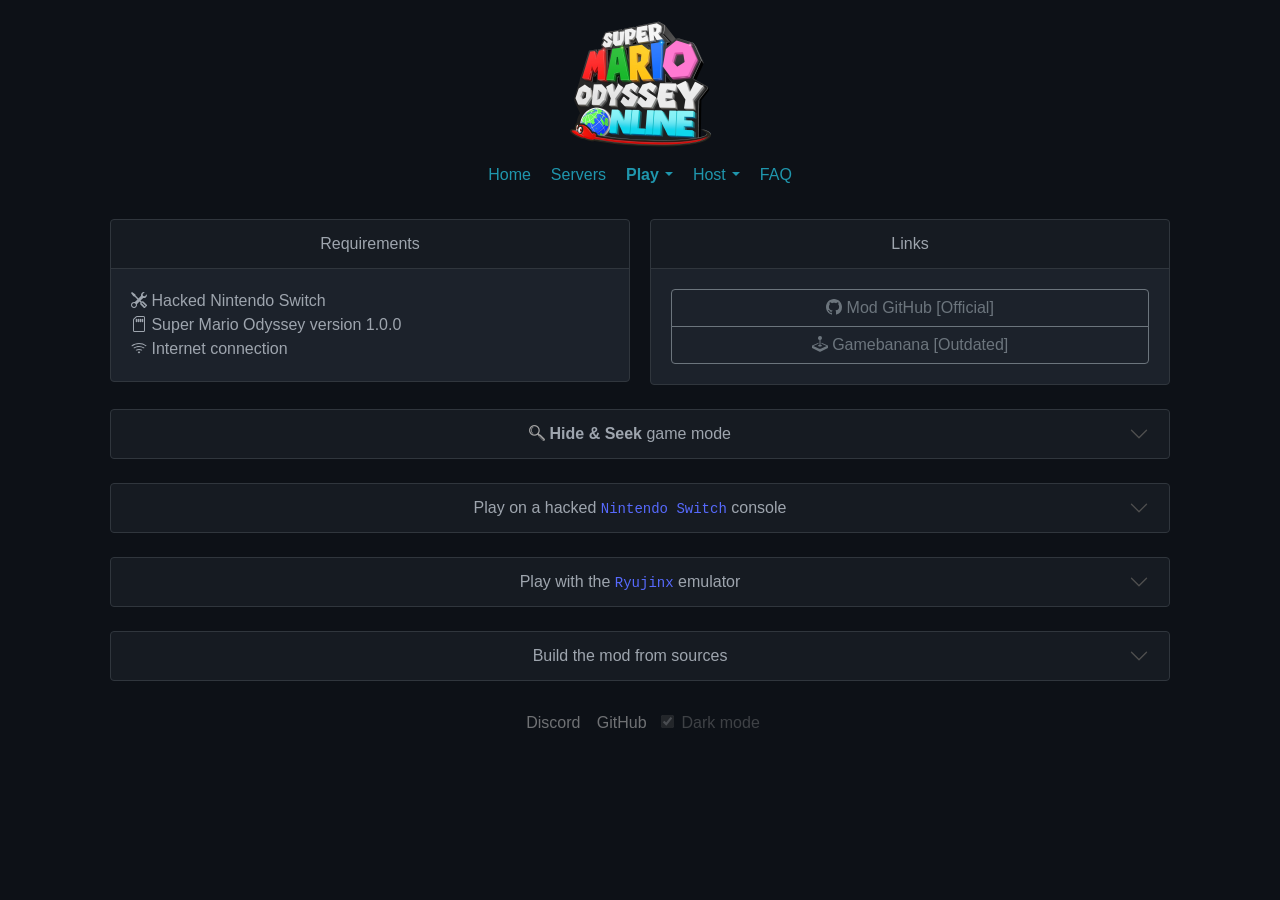
<file: play/index.html>
<!DOCTYPE html>
<html lang="en">
<head>
  <meta charset="utf-8" />
  <meta name="viewport" content="width=device-width,initial-scale=1.0" />
  <title>Playing the SMOO Mod</title>
  <meta name="description" content="How to play Super Mario Odyssey: Online on a Nintendo Switch or with an emulator, plus the Hide &amp; Seek rules." />
  <meta property="og:type" content="website" />
  <meta property="og:title" content="Playing the SMOO Mod" />
  <meta property="og:description" content="How to play Super Mario Odyssey: Online on a Nintendo Switch or with an emulator, plus the Hide &amp; Seek rules." />
  <meta property="og:image" content="/img/logo.png" />

  <link rel="icon" type="image/png" sizes="32x32" href="/favicon-32x32.png" />
  <link rel="icon" type="image/png" sizes="16x16" href="/favicon-16x16.png" />
  <link rel="apple-touch-icon" sizes="180x180" href="/apple-touch-icon.png" />

  <link rel="stylesheet" href="/smoom-home.css" />
  <link rel="stylesheet" href="/smoom-pages.css" />
  <noscript><style>.collapse { display: block; }</style></noscript>
</head>
<body class="smoo-dark-mode">
  <div class="app">

    <header class="smoo-header">
      <a href="/" class="logo" aria-label="Home">
        <img
          alt="Super Mario Odyssey: Online Logo"
          title="Super Mario Odyssey: Online"
          src="/img/logo.png"
          width="144" height="128" />
      </a>

      <nav class="smoo-nav" aria-label="Main">
        <button class="nav-toggle" id="navToggle" aria-controls="navigation" aria-expanded="false" aria-label="Toggle navigation">
          <span class="nav-toggle-icon"></span>
        </button>

        <ul class="nav-list" id="navigation">
          <li><a href="/" class="nav-link">Home</a></li>
          <li><a href="/servers/" class="nav-link">Servers</a></li>
          <li class="dropdown">
            <div class="nav-split">
              <a href="/play/" class="nav-link split-main active" aria-current="page">Play</a>
              <button type="button" class="split-caret" aria-haspopup="true" aria-expanded="false" aria-label="Play menu"></button>
            </div>
            <ul class="dropdown-menu">
              <li><a href="/play/#hide-and-seek">Hide &amp; Seek rules</a></li>
              <li><a href="/play/#switch">Play on Switch</a></li>
              <li><a href="/play/#ryujinx">Play with Ryujinx</a></li>
              <li><a href="/play/#build">Build the mod</a></li>
            </ul>
          </li>
          <li class="dropdown">
            <div class="nav-split">
              <a href="/host/" class="nav-link split-main">Host</a>
              <button type="button" class="split-caret" aria-haspopup="true" aria-expanded="false" aria-label="Host menu"></button>
            </div>
            <ul class="dropdown-menu">
              <li><a href="/host/#binary">Run with binary files</a></li>
              <li><a href="/host/#docker">Run with <code>docker-compose</code></a></li>
              <li><a href="/host/#settings">Edit <code>settings.json</code></a></li>
              <li><a href="/host/#commands">Interactive commands</a></li>
              <li><a href="/host/#discord">Discord bot</a></li>
              <li><a href="/host/#router">Behind a router</a></li>
              <li><a href="/host/#vpn">Virtual Private Network</a></li>
              <li><a class="disabled" aria-disabled="true" tabindex="-1">Remote server</a></li>
            </ul>
          </li>
          <li><a href="/faq/" class="nav-link">FAQ</a></li>
        </ul>
      </nav>
    </header>
    <main class="play-view">

    <div class="card-group-columns">
      <section class="card">
        <header class="card-header">Requirements</header>
        <div class="card-body">
          <ul class="ul-icons">
          <li><svg class="bi bi-tools" aria-hidden="true" xmlns="http://www.w3.org/2000/svg" fill="currentColor"  viewBox="0 0 16 16">
  <path d="M1 0 0 1l2.2 3.081a1 1 0 0 0 .815.419h.07a1 1 0 0 1 .708.293l2.675 2.675-2.617 2.654A3.003 3.003 0 0 0 0 13a3 3 0 1 0 5.878-.851l2.654-2.617.968.968-.305.914a1 1 0 0 0 .242 1.023l3.27 3.27a.997.997 0 0 0 1.414 0l1.586-1.586a.997.997 0 0 0 0-1.414l-3.27-3.27a1 1 0 0 0-1.023-.242L10.5 9.5l-.96-.96 2.68-2.643A3.005 3.005 0 0 0 16 3q0-.405-.102-.777l-2.14 2.141L12 4l-.364-1.757L13.777.102a3 3 0 0 0-3.675 3.68L7.462 6.46 4.793 3.793a1 1 0 0 1-.293-.707v-.071a1 1 0 0 0-.419-.814zm9.646 10.646a.5.5 0 0 1 .708 0l2.914 2.915a.5.5 0 0 1-.707.707l-2.915-2.914a.5.5 0 0 1 0-.708M3 11l.471.242.529.026.287.445.445.287.026.529L5 13l-.242.471-.026.529-.445.287-.287.445-.529.026L3 15l-.471-.242L2 14.732l-.287-.445L1.268 14l-.026-.529L1 13l.242-.471.026-.529.445-.287.287-.445.529-.026z"/>
</svg> Hacked Nintendo Switch</li>
          <li><svg class="bi bi-sd-card" aria-hidden="true" xmlns="http://www.w3.org/2000/svg" fill="currentColor"  viewBox="0 0 16 16">
  <path d="M6.25 3.5a.75.75 0 0 0-1.5 0v2a.75.75 0 0 0 1.5 0zm2 0a.75.75 0 0 0-1.5 0v2a.75.75 0 0 0 1.5 0zm2 0a.75.75 0 0 0-1.5 0v2a.75.75 0 0 0 1.5 0zm2 0a.75.75 0 0 0-1.5 0v2a.75.75 0 0 0 1.5 0z"/>
  <path fill-rule="evenodd" d="M5.914 0H12.5A1.5 1.5 0 0 1 14 1.5v13a1.5 1.5 0 0 1-1.5 1.5h-9A1.5 1.5 0 0 1 2 14.5V3.914c0-.398.158-.78.44-1.06L4.853.439A1.5 1.5 0 0 1 5.914 0M13 1.5a.5.5 0 0 0-.5-.5H5.914a.5.5 0 0 0-.353.146L3.146 3.561A.5.5 0 0 0 3 3.914V14.5a.5.5 0 0 0 .5.5h9a.5.5 0 0 0 .5-.5z"/>
</svg> Super Mario Odyssey version 1.0.0</li>
          <li><svg class="bi bi-wifi" aria-hidden="true" xmlns="http://www.w3.org/2000/svg" fill="currentColor"  viewBox="0 0 16 16">
  <path d="M15.384 6.115a.485.485 0 0 0-.047-.736A12.44 12.44 0 0 0 8 3C5.259 3 2.723 3.882.663 5.379a.485.485 0 0 0-.048.736.52.52 0 0 0 .668.05A11.45 11.45 0 0 1 8 4c2.507 0 4.827.802 6.716 2.164.205.148.49.13.668-.049"/>
  <path d="M13.229 8.271a.482.482 0 0 0-.063-.745A9.46 9.46 0 0 0 8 6c-1.905 0-3.68.56-5.166 1.526a.48.48 0 0 0-.063.745.525.525 0 0 0 .652.065A8.46 8.46 0 0 1 8 7a8.46 8.46 0 0 1 4.576 1.336c.206.132.48.108.653-.065m-2.183 2.183c.226-.226.185-.605-.1-.75A6.5 6.5 0 0 0 8 9c-1.06 0-2.062.254-2.946.704-.285.145-.326.524-.1.75l.015.015c.16.16.407.19.611.09A5.5 5.5 0 0 1 8 10c.868 0 1.69.201 2.42.56.203.1.45.07.61-.091zM9.06 12.44c.196-.196.198-.52-.04-.66A2 2 0 0 0 8 11.5a2 2 0 0 0-1.02.28c-.238.14-.236.464-.04.66l.706.706a.5.5 0 0 0 .707 0l.707-.707z"/>
</svg> Internet connection</li>
          </ul>
        </div>
      </section>
      <section class="card">
        <header class="card-header">Links</header>
        <div class="card-body">
          <div class="btn-group-vertical">
          <a class="btn btn-outline-secondary" href="https://github.com/CraftyBoss/SuperMarioOdysseyOnline" target="_blank" rel="noopener"><svg class="bi bi-github" aria-hidden="true" xmlns="http://www.w3.org/2000/svg" fill="currentColor"  viewBox="0 0 16 16">
  <path d="M8 0C3.58 0 0 3.58 0 8c0 3.54 2.29 6.53 5.47 7.59.4.07.55-.17.55-.38 0-.19-.01-.82-.01-1.49-2.01.37-2.53-.49-2.69-.94-.09-.23-.48-.94-.82-1.13-.28-.15-.68-.52-.01-.53.63-.01 1.08.58 1.23.82.72 1.21 1.87.87 2.33.66.07-.52.28-.87.51-1.07-1.78-.2-3.64-.89-3.64-3.95 0-.87.31-1.59.82-2.15-.08-.2-.36-1.02.08-2.12 0 0 .67-.21 2.2.82.64-.18 1.32-.27 2-.27s1.36.09 2 .27c1.53-1.04 2.2-.82 2.2-.82.44 1.1.16 1.92.08 2.12.51.56.82 1.27.82 2.15 0 3.07-1.87 3.75-3.65 3.95.29.25.54.73.54 1.48 0 1.07-.01 1.93-.01 2.2 0 .21.15.46.55.38A8.01 8.01 0 0 0 16 8c0-4.42-3.58-8-8-8"/>
</svg> Mod GitHub [Official]</a>
          <a class="btn btn-outline-secondary" href="https://gamebanana.com/mods/384214" target="_blank" rel="noopener"><svg class="bi bi-joystick" aria-hidden="true" xmlns="http://www.w3.org/2000/svg" fill="currentColor"  viewBox="0 0 16 16">
  <path d="M10 2a2 2 0 0 1-1.5 1.937v5.087c.863.083 1.5.377 1.5.726 0 .414-.895.75-2 .75s-2-.336-2-.75c0-.35.637-.643 1.5-.726V3.937A2 2 0 1 1 10 2"/>
  <path d="M0 9.665v1.717a1 1 0 0 0 .553.894l6.553 3.277a2 2 0 0 0 1.788 0l6.553-3.277a1 1 0 0 0 .553-.894V9.665c0-.1-.06-.19-.152-.23L9.5 6.715v.993l5.227 2.178a.125.125 0 0 1 .001.23l-5.94 2.546a2 2 0 0 1-1.576 0l-5.94-2.546a.125.125 0 0 1 .001-.23L6.5 7.708l-.013-.988L.152 9.435a.25.25 0 0 0-.152.23"/>
</svg> Gamebanana [Outdated]</a>
          </div>
        </div>
      </section>
    </div>
    <div class="card-stack" data-accordion="play" data-route="1">
<section class="card smoo-card" id="scroll-hide-and-seek" data-key="hide-and-seek">
  <header class="card-header collapsed" role="button" tabindex="0" aria-expanded="false" aria-controls="collapse-hide-and-seek"><img class="smoo-role-icon" src="/assets/tag/seek.png" alt="role icon" /> <b>Hide &amp; Seek</b> game mode</header>
  <div class="collapse" id="collapse-hide-and-seek">
    <div class="card-body">
    
    <p>
      The <b>Hide &amp; Seek</b> game mode was developed by
      <a class="extern" href="https://github.com/CraftyBoss/SuperMarioOdysseyOnline/" target="_blank" rel="noopener"><svg class="bi bi-github mr-1" aria-hidden="true" xmlns="http://www.w3.org/2000/svg" fill="currentColor"  viewBox="0 0 16 16">
  <path d="M8 0C3.58 0 0 3.58 0 8c0 3.54 2.29 6.53 5.47 7.59.4.07.55-.17.55-.38 0-.19-.01-.82-.01-1.49-2.01.37-2.53-.49-2.69-.94-.09-.23-.48-.94-.82-1.13-.28-.15-.68-.52-.01-.53.63-.01 1.08.58 1.23.82.72 1.21 1.87.87 2.33.66.07-.52.28-.87.51-1.07-1.78-.2-3.64-.89-3.64-3.95 0-.87.31-1.59.82-2.15-.08-.2-.36-1.02.08-2.12 0 0 .67-.21 2.2.82.64-.18 1.32-.27 2-.27s1.36.09 2 .27c1.53-1.04 2.2-.82 2.2-.82.44 1.1.16 1.92.08 2.12.51.56.82 1.27.82 2.15 0 3.07-1.87 3.75-3.65 3.95.29.25.54.73.54 1.48 0 1.07-.01 1.93-.01 2.2 0 .21.15.46.55.38A8.01 8.01 0 0 0 16 8c0-4.42-3.58-8-8-8"/>
</svg>CraftyBoss</a>
      and released in 2022 with the first version <code>v1.0.0</code> of the official mod.
    </p>
    <p>
      A kingdom that hasn't been played in is chosen randomly for a new round.
      Some of the players that haven't started a round as a <img class="smoo-role-icon" src="/assets/tag/seek.png" alt="role icon" />Seeker before are chosen randomly to be <img class="smoo-role-icon" src="/assets/tag/seek.png" alt="role icon" />Seekers for this round.
      (For fairness reasons the amount of <img class="smoo-role-icon" src="/assets/tag/seek.png" alt="role icon" />Seekers should be the same in all rounds or might be adjusted to the size of the kingdom.)
    </p>
    <p>
      The <img class="smoo-role-icon" src="/assets/tag/seek.png" alt="role icon" />Seekers go into the Odyssey and start to count down for 60 or more seconds.
      The <img class="smoo-role-icon" src="/assets/tag/hide.png" alt="role icon" />Hiders run away and look for a place to hide in.
      After the time is up, the <img class="smoo-role-icon" src="/assets/tag/hide.png" alt="role icon" />Hiders switch to hider mode (which will unpause their timer) and the <img class="smoo-role-icon" src="/assets/tag/seek.png" alt="role icon" />Seekers start seeking them.
      <img class="smoo-role-icon" src="/assets/tag/hide.png" alt="role icon" />Hiders can move around at any time whenever they want and aren't limited to the first minute.
      Only <img class="smoo-role-icon" src="/assets/tag/seek.png" alt="role icon" />Seekers are allowed to use the checkpoints to warp around.
    </p>
    <p>
      If a <img class="smoo-role-icon" src="/assets/tag/seek.png" alt="role icon" />Seeker touches a <img class="smoo-role-icon" src="/assets/tag/hide.png" alt="role icon" />Hider, the <img class="smoo-role-icon" src="/assets/tag/hide.png" alt="role icon" />Hider dies.
      When a <img class="smoo-role-icon" src="/assets/tag/hide.png" alt="role icon" />Hider dies their timer pauses and they become <img class="smoo-role-icon" src="/assets/tag/seek.png" alt="role icon" />Seekers.
      Dying within the first few minutes of a round is forgivable, unless while being chased by a <img class="smoo-role-icon" src="/assets/tag/seek.png" alt="role icon" />Seeker.
      Once everyone has become a <img class="smoo-role-icon" src="/assets/tag/seek.png" alt="role icon" />Seeker, the round is over.
      When everyone has started a round as a <img class="smoo-role-icon" src="/assets/tag/seek.png" alt="role icon" />Seeker, the game is over and the player with the highest time wins.
    </p>
    <p>
      After some time in a round - usually every two minutes - <img class="smoo-role-icon" src="/assets/tag/hide.png" alt="role icon" />Hiders are obligated to give the <img class="smoo-role-icon" src="/assets/tag/seek.png" alt="role icon" />Seekers a hint where they are.
      <img class="smoo-role-icon" src="/assets/tag/seek.png" alt="role icon" />Seekers choose what kind of hint to provide.
      Starting with more general hints and as the round goes on more specific hints.
      The hint has to be a truthful statement at the moment given.
      Even if a second later it isn't true anymore.
      Common hints are:
      <br/>
      <ul>
        <li>Being in a sub-area or in the overworld.</li>
        <li>Top or bottom half of the in-game map.</li>
        <li>Left or right half of the in-game map.</li>
        <li>Cell coordinates of the in-game map (e.g. <code>C2</code>).</li>
        <li>Drawing a picture that hints to where they are.</li>
        <li>Sending a cutout of a screenshot.</li>
      </ul>
    </p>
    <p>
      Places that are forbidden to hide in:
      <ul>
        <li>Other kingdoms.</li>
        <li>Inside the Odyssey.</li>
        <li>Inside captures (using static captures like power lines temporarily to move somewhere is fine).</li>
        <li>Inside something without collision that occludes the player completely (e.g. trees).</li>
        <li>At a position where an object was located at before interacting with it (e.g. crates or chests).</li>
        <li>In areas inaccessible by others (e.g. rooms only accessible by wearing specific costumes).</li>
        <li>In special areas (e.g. the boss fight paintings in <code>Mushroom Kingdom</code> or race events like Koopa Freerunning).</li>
        <li>Out of bounds.</li>
      </ul>
    </p>
    <p>
      Kingdom specific rules:
      <ul>
        <li>
          <code>Deep Woods</code> is not considered to be a part of <code>Wooded Kingdom</code>.
          Accidentally falling into it counts as dying.
          It might be used as its own kingdom to play a round in.
        </li>
        <li>
          In <code>Snow Kingdom</code> the hint for sub-area or not is extended by a third option: <code>Shiveria</code>.
          This option aggregates all (sub-)areas that are accessible after falling down the hole.
        </li>
      </ul>
    </p>
    <p>
      Controls:
      <ul>
        <li><b class="smoo-btn" title="L"><span class="L">L</span></b> + <b class="smoo-btn" title="D-Pad Left"><svg class="bi bi-arrow-left-circle" aria-hidden="true" xmlns="http://www.w3.org/2000/svg" fill="currentColor"  viewBox="0 0 16 16">
  <path fill-rule="evenodd" d="M1 8a7 7 0 1 0 14 0A7 7 0 0 0 1 8m15 0A8 8 0 1 1 0 8a8 8 0 0 1 16 0m-4.5-.5a.5.5 0 0 1 0 1H5.707l2.147 2.146a.5.5 0 0 1-.708.708l-3-3a.5.5 0 0 1 0-.708l3-3a.5.5 0 1 1 .708.708L5.707 7.5z"/>
</svg></b> - Enable/disable the Hide &amp; Seek game mode.</li>
        <li><b class="smoo-btn" title="D-Pad Up"><svg class="bi bi-arrow-up-circle" aria-hidden="true" xmlns="http://www.w3.org/2000/svg" fill="currentColor"  viewBox="0 0 16 16">
  <path fill-rule="evenodd" d="M1 8a7 7 0 1 0 14 0A7 7 0 0 0 1 8m15 0A8 8 0 1 1 0 8a8 8 0 0 1 16 0m-7.5 3.5a.5.5 0 0 1-1 0V5.707L5.354 7.854a.5.5 0 1 1-.708-.708l3-3a.5.5 0 0 1 .708 0l3 3a.5.5 0 0 1-.708.708L8.5 5.707z"/>
</svg></b> - Switch between <img class="smoo-role-icon" src="/assets/tag/hide.png" alt="role icon" />Hider and <img class="smoo-role-icon" src="/assets/tag/seek.png" alt="role icon" />Seeker.</li>
        <li>[<img class="smoo-role-icon" src="/assets/tag/hide.png" alt="role icon" />Hider] <b class="smoo-btn" title="D-Pad Left"><svg class="bi bi-arrow-left-circle" aria-hidden="true" xmlns="http://www.w3.org/2000/svg" fill="currentColor"  viewBox="0 0 16 16">
  <path fill-rule="evenodd" d="M1 8a7 7 0 1 0 14 0A7 7 0 0 0 1 8m15 0A8 8 0 1 1 0 8a8 8 0 0 1 16 0m-4.5-.5a.5.5 0 0 1 0 1H5.707l2.147 2.146a.5.5 0 0 1-.708.708l-3-3a.5.5 0 0 1 0-.708l3-3a.5.5 0 1 1 .708.708L5.707 7.5z"/>
</svg></b> - Decrease hiding time.</li>
        <li>[<img class="smoo-role-icon" src="/assets/tag/hide.png" alt="role icon" />Hider] <b class="smoo-btn" title="D-Pad Right"><svg class="bi bi-arrow-right-circle" aria-hidden="true" xmlns="http://www.w3.org/2000/svg" fill="currentColor"  viewBox="0 0 16 16">
  <path fill-rule="evenodd" d="M1 8a7 7 0 1 0 14 0A7 7 0 0 0 1 8m15 0A8 8 0 1 1 0 8a8 8 0 0 1 16 0M4.5 7.5a.5.5 0 0 0 0 1h5.793l-2.147 2.146a.5.5 0 0 0 .708.708l3-3a.5.5 0 0 0 0-.708l-3-3a.5.5 0 1 0-.708.708L10.293 7.5z"/>
</svg></b> - Increase hiding time.</li>
        <li>[<img class="smoo-role-icon" src="/assets/tag/hide.png" alt="role icon" />Hider] <b class="smoo-btn" title="L"><span class="L">L</span></b> + <b class="smoo-btn" title="D-Pad Down"><svg class="bi bi-arrow-down-circle" aria-hidden="true" xmlns="http://www.w3.org/2000/svg" fill="currentColor"  viewBox="0 0 16 16">
  <path fill-rule="evenodd" d="M1 8a7 7 0 1 0 14 0A7 7 0 0 0 1 8m15 0A8 8 0 1 1 0 8a8 8 0 0 1 16 0M8.5 4.5a.5.5 0 0 0-1 0v5.793L5.354 8.146a.5.5 0 1 0-.708.708l3 3a.5.5 0 0 0 .708 0l3-3a.5.5 0 0 0-.708-.708L8.5 10.293z"/>
</svg></b> - Reset hiding time.</li>
        <li>[Gravity] <b class="smoo-btn" title="L"><span class="L">L</span></b> + <b class="smoo-btn" title="D-Pad Right"><svg class="bi bi-arrow-right-circle" aria-hidden="true" xmlns="http://www.w3.org/2000/svg" fill="currentColor"  viewBox="0 0 16 16">
  <path fill-rule="evenodd" d="M1 8a7 7 0 1 0 14 0A7 7 0 0 0 1 8m15 0A8 8 0 1 1 0 8a8 8 0 0 1 16 0M4.5 7.5a.5.5 0 0 0 0 1h5.793l-2.147 2.146a.5.5 0 0 0 .708.708l3-3a.5.5 0 0 0 0-.708l-3-3a.5.5 0 1 0-.708.708L10.293 7.5z"/>
</svg></b> - Toggle gravity camera.</li>
      </ul>
    </p>
    <p>
      Game mode settings in the Hide &amp; Seek config menu:
      <ul>
        <li><b>H&amp;S Gravity</b>: The players gravity changes depending on the ground Mario stands on. E.g. to run on walls.</li>
        <li><b>Mario Collision</b>: Prevents running trough other players.</li>
        <li><b>Mario Bounce</b>: Jumping onto other players bounces the own player upwards.</li>
        <li><b>Cappy Collision</b>: Prevents running trough Cappy from other players.</li>
        <li><b>Cappy Bounce</b>: Jumping onto Cappy from other players bounces the own player upwards.</li>
      </ul>
    </p>
  </div>
  </div>
</section>
<section class="card smoo-card" id="scroll-switch" data-key="switch">
  <header class="card-header collapsed" role="button" tabindex="0" aria-expanded="false" aria-controls="collapse-switch">Play on a hacked <code>Nintendo Switch</code> console</header>
  <div class="collapse" id="collapse-switch">
    <div class="card-body">
    

    <!-- Hack the Nintendo Switch -->
    <h5>Hack the Nintendo Switch</h5>
    <p>
      In order to install any custom software on the Nintendo Switch, it first needs to be
      <a class="intern" href="/faq/#103">hacked</a>.
      If you have already done this in the past,
      make sure to check out the instructions anyway,
      so you don't miss out on anything important.
    </p>

    <!-- Downgrade Super Mario Odyssey to 1.0.0 -->
    <h5>Downgrade Super Mario Odyssey to 1.0.0</h5>
    <p>
      The multiplayer mod does not work with SMO version <code>1.3.0</code>, but requires version <code>1.0.0</code>.
      If you have that version installed already you're done with this step.
      But even if you are on version <code>1.0.0</code>
      it's advisable to upgrade to version <code>1.3.0</code> anyway and downgrade the game in the following way.
      Because then the operation system of the Nintendo Switch won't complain on every software start
      that there is a new game update available that you should install.
    </p>
    <p>
      To conveniently downgrade, there is the <code>Odyssey Downgrade</code> tool made by Shadów.
      Unlike other tools (like <code>Tinfoil</code>, <code>Goldleaf</code>, <code>dbi</code>, ...) that mess around with software installations (which might get you a console ban)
      it makes a dump of the base game and applies it as a mod to the game.
      That way the installed game will stay on version <code>1.3.0</code> but it will launch as <code>1.0.0</code>.
    </p>
    <div class="alert alert-warning" role="alert">
      <p>
        <svg class="bi bi-exclamation-triangle text-danger" aria-hidden="true" style="font-size:1.5em" xmlns="http://www.w3.org/2000/svg" fill="currentColor"  viewBox="0 0 16 16">
  <path d="M7.938 2.016A.13.13 0 0 1 8.002 2a.13.13 0 0 1 .063.016.15.15 0 0 1 .054.057l6.857 11.667c.036.06.035.124.002.183a.2.2 0 0 1-.054.06.1.1 0 0 1-.066.017H1.146a.1.1 0 0 1-.066-.017.2.2 0 0 1-.054-.06.18.18 0 0 1 .002-.183L7.884 2.073a.15.15 0 0 1 .054-.057m1.044-.45a1.13 1.13 0 0 0-1.96 0L.165 13.233c-.457.778.091 1.767.98 1.767h13.713c.889 0 1.438-.99.98-1.767z"/>
  <path d="M7.002 12a1 1 0 1 1 2 0 1 1 0 0 1-2 0M7.1 5.995a.905.905 0 1 1 1.8 0l-.35 3.507a.552.552 0 0 1-1.1 0z"/>
</svg>
        Using <code>exFAT</code> instead of <code>FAT32</code> for the SD card will likely result in a corrupted downgrade that will crash the game or console.
      </p>
      <p>
        A prerequisite for the downgrader is that you already
        backed up the <code>console keys</code> with <code>Lockpick_RCM</code>,
        which you should have already done when <a class="intern" href="/faq/#103">hacking the console</a> for safety reasons.
      </p>
    </div>
    <p>
      <ul>
        <li>
          Download the <code>odyssey_downgrade.nro</code> file from the
          <a class="extern" href="https://github.com/Istador/odyssey-downgrade/releases/latest" target="_blank" rel="noopener">latest release</a>
          of the downgrader in the assets list.
        </li>
        <li>
          Put the file onto your SD card into the <code>/switch/</code> directory.
        </li>
        <li>
          Launch the homebrew menu by opening the <code>Album</code>.
          Select the <code>Odyssey Downgrade</code> app
          from the list and launch it by pressing <b class="smoo-btn" title="A"><span class="A">A</span></b>.
        </li>
        <li>
          In the simple menu that opens choose <code>Add downgrade</code> and press <b class="smoo-btn" title="A"><span class="A">A</span></b>.
          This will dump the game which takes about 2-3 minutes and requires about <code>5.2 GiB</code> of space on the SD card.
          Once that is done press <b class="smoo-btn" title="B"><span class="B">B</span></b> to get back to the menu.
        </li>
        <li>
          Choose <code>Add patch</code> and press <b class="smoo-btn" title="A"><span class="A">A</span></b>.
          This second step only takes a brief moment after which
          you can exit the <code>Odyssey Downgrade</code> app by pressing <b class="smoo-btn" title="B"><span class="B">B</span></b> twice.
          If you're using a cartridge, then you'll need to remove and reinsert the cartridge now before you can start the game.
        </li>
        <li>
          <a class="intern" href="/faq/#105">Now go check</a> that the game is on version <code>1.0.0</code>.
        </li>
      </ul>
    </p>
    <p>
      If you ever want to remove the downgrade,
      simply launch the <code>Odyssey Downgrade</code> app again, and choose <code>Remove downgrade</code> and <code>Remove patch</code>
      to get back to version <code>1.3.0</code>.
    </p>

    <!-- Install the Super Mario Odyssey Online mod -->
    <h5>Install the Super Mario Odyssey Online mod</h5>
    <p>
      <b>Step 1</b>:
      Download the
      <a class="extern" href="https://github.com/CraftyBoss/SuperMarioOdysseyOnline/releases/latest" target="_blank" rel="noopener">latest release</a>
      of the mod from the assets list.
      The filename you need ends with <code>_for_Switch.zip</code>.
    </p>
    <p>
      <b>Step 2</b>:
      Extract the downloaded <code>.zip</code> file to receive an <code>atmosphere</code> folder,
      which you need to copy to the root directory of the SD card.
      Ignore the <code>subsdk1.elf</code> file.
    </p>
    <p>
      Please notice, that there should already be an <code>atmosphere</code> folder on the SD card.
      The folder from the mod does not replace the existing directory, but is meant to be merged with it.
      Existing directories and files should be overwritten.
    </p>
    <p>
      If you ever want to uninstall the mod (why?!) look at the file structure from the <code>.zip</code> file and remove all the files manually.
      <span class="tip-icon" data-tip="At the time of writing, the following folders and file can be deleted: &lt;ul&gt; &lt;li&gt;&lt;code class=&quot;text-danger&quot;&gt;/atmosphere/contents/0100000000010000/exefs/&lt;/code&gt;&lt;/li&gt; &lt;li&gt;&lt;code class=&quot;text-danger&quot;&gt;/atmosphere/contents/0100000000010000/romfs/&lt;/code&gt;&lt;/li&gt; &lt;li&gt;&lt;code class=&quot;text-danger&quot;&gt;/atmosphere/exefs_patches/StarlightBase/3CA12DFAAF9C82DA064D1698DF79CDA1.ips&lt;/code&gt;&lt;/li&gt; &lt;/ul&gt;" tabindex="0"><svg class="bi bi-info-circle-fill" aria-hidden="true" xmlns="http://www.w3.org/2000/svg" fill="currentColor"  viewBox="0 0 16 16">
  <path d="M8 16A8 8 0 1 0 8 0a8 8 0 0 0 0 16m.93-9.412-1 4.705c-.07.34.029.533.304.533.194 0 .487-.07.686-.246l-.088.416c-.287.346-.92.598-1.465.598-.703 0-1.002-.422-.808-1.319l.738-3.468c.064-.293.006-.399-.287-.47l-.451-.081.082-.381 2.29-.287zM8 5.5a1 1 0 1 1 0-2 1 1 0 0 1 0 2"/>
</svg></span>
      
    </p>

    <!-- Test that it works -->
    <div>
    <!-- Test that it works -->
    <h5>Test that it works</h5>
    <p>
      When starting the game with the mod for the first time a keyboard dialog should pop up before the main menu asking for a server IP.
      Choose one of the <a class="intern" href="/servers/">public servers</a> and type in its hostname.
      <span class="tip-icon" data-tip="&lt;p&gt; The &lt;code&gt;Host&lt;/code&gt; entry in the server list is a convenient alternative to entering the IPv4 address. &lt;/p&gt; &lt;p&gt; It is not possible with the &lt;code&gt;v1.0.0&lt;/code&gt; version of the mod, but requires mod version &lt;code&gt;v1.1.0&lt;/code&gt; or &lt;a class=&quot;extern&quot; href=&quot;https://github.com/CraftyBoss/SuperMarioOdysseyOnline/releases/latest&quot; target=&quot;_blank&quot; rel=&quot;noopener&quot;&gt;later&lt;/a&gt;. &lt;/p&gt;" tabindex="0"><svg class="bi bi-info-circle-fill" aria-hidden="true" xmlns="http://www.w3.org/2000/svg" fill="currentColor"  viewBox="0 0 16 16">
  <path d="M8 16A8 8 0 1 0 8 0a8 8 0 0 0 0 16m.93-9.412-1 4.705c-.07.34.029.533.304.533.194 0 .487-.07.686-.246l-.088.416c-.287.346-.92.598-1.465.598-.703 0-1.002-.422-.808-1.319l.738-3.468c.064-.293.006-.399-.287-.47l-.451-.081.082-.381 2.29-.287zM8 5.5a1 1 0 1 1 0-2 1 1 0 0 1 0 2"/>
</svg></span>
      
      On version <code>v1.1.0</code> or later of the mod the game will also ask for the server port.
    </p>
    <p>
      If it can't connect to the server it'll briefly show the text <code>Failed to Connect!</code> before it continues to the main menu.
      Verify that the server is online and that your device is connected to the internet.
      Try out other public servers to rule out a (temporary) problem with a specific server by
      <a class="intern" href="/faq/#102">changing the server</a>.
    </p>
    <p>
      When there is no immediate error, then <code>Start</code> a new game or <code>Resume</code> an existing save.
      Check out the in-game <a class="intern" href="/faq/#101">debug menu</a> for the
      <code>Client Socket Connection Status: Socket Connected</code> <span class="tip-icon" data-tip="&lt;p&gt; If you are not connected it should read &lt;code&gt;Client Socket Connection Status: Socket unavailable&lt;/code&gt; instead. &lt;/p&gt; &lt;p&gt; Note that the &lt;code&gt;Connection Status: Online&lt;/code&gt; or &lt;code&gt;Connection Status: Offline&lt;/code&gt; further down in the menu is not your own connection status, but the status of the selected puppet slot for other players. &lt;/p&gt;" tabindex="0"><svg class="bi bi-info-circle-fill" aria-hidden="true" xmlns="http://www.w3.org/2000/svg" fill="currentColor"  viewBox="0 0 16 16">
  <path d="M8 16A8 8 0 1 0 8 0a8 8 0 0 0 0 16m.93-9.412-1 4.705c-.07.34.029.533.304.533.194 0 .487-.07.686-.246l-.088.416c-.287.346-.92.598-1.465.598-.703 0-1.002-.422-.808-1.319l.738-3.468c.064-.293.006-.399-.287-.47l-.451-.081.082-.381 2.29-.287zM8 5.5a1 1 0 1 1 0-2 1 1 0 0 1 0 2"/>
</svg></span>
      at the top of the menu.
      
      If there are other players connected to the server, the <code>Total Connected Players</code> count should be above <code>1</code>
      and they should appear in the player list.
    </p>
    <p>
      <a class="intern" href="/faq/#110">FAQ: Something doesn't work / Where do I get help?</a>
    </p>
  </div>
  </div>
  </div>
</section>
<section class="card smoo-card" id="scroll-ryujinx" data-key="ryujinx">
  <header class="card-header collapsed" role="button" tabindex="0" aria-expanded="false" aria-controls="collapse-ryujinx">Play with the <code>Ryujinx</code> emulator</header>
  <div class="collapse" id="collapse-ryujinx">
    <div class="card-body">
    

    <!-- Introduction -->
    <h5>Introduction</h5>
    <p>
      This guide assumes that you have already
      <a class="intern" href="/faq/#103">hacked your Nintendo Switch</a>
      and have properly installed and set up the
      <a class="extern" href="https://ryujinx.org/download" target="_blank" rel="noopener">latest</a>
      Ryujinx version.
      If you haven't, then please consult the
      <a class="extern" href="https://github.com/Ryujinx/Ryujinx/wiki/Ryujinx-Setup-&amp;-Configuration-Guide" target="_blank" rel="noopener">Ryujinx Setup &amp; Configuration Guide</a>
      first.
    </p>
    <p>
      Version <code>v1.0.0</code> of the mod doesn't work with emulators.
      Use the
      <a class="extern" href="https://github.com/CraftyBoss/SuperMarioOdysseyOnline/releases/latest" target="_blank" rel="noopener">latest release</a>
      instead.
    </p>
    <p>
      The multiplayer mod does not work with SMO version <code>1.3.0</code>, but requires version <code>1.0.0</code>.
      <br><a class="intern" href="/faq/#104">FAQ: How do I obtain a SMO ROM for emulators?</a>
    </p>

    <!-- Configure Ryujinx -->
    <h5>Configure Ryujinx</h5>
    <p>
      <ul>
        <li>
          Open the <code>Options &gt; Settings</code> in Ryujinx,
          go to the <code>Network</code> section and check <code>Guest Internet Access/LAN Mode</code>
          to allow outgoing connections to the internet by the emulator.
        </li>
        <li>
          Ryujinx's default user profile should not be used with SMOO, because the
          <a class="intern" href="/host/">server</a> uses the profile ID to differentiate between players.
          <span class="tip-icon" data-tip="The ID of the default profile is always &lt;code&gt;00000000-0000-0001-0000-000000000000&lt;/code&gt;. This causes issues with people connected to the same server who also use Ryujinx with the default profile ID. Public servers usually block this profile ID for that reason." tabindex="0"><svg class="bi bi-info-circle-fill" aria-hidden="true" xmlns="http://www.w3.org/2000/svg" fill="currentColor"  viewBox="0 0 16 16">
  <path d="M8 16A8 8 0 1 0 8 0a8 8 0 0 0 0 16m.93-9.412-1 4.705c-.07.34.029.533.304.533.194 0 .487-.07.686-.246l-.088.416c-.287.346-.92.598-1.465.598-.703 0-1.002-.422-.808-1.319l.738-3.468c.064-.293.006-.399-.287-.47l-.451-.081.082-.381 2.29-.287zM8 5.5a1 1 0 1 1 0-2 1 1 0 0 1 0 2"/>
</svg></span>
          
          Open the <code>Options &gt; Manage User Profiles</code> window in Ryujinx and click on the
          <code>+</code> button to create a new user profile.
          It'll ask you for the name of the new profile, which will be shown to other players.
          Once the profile is created, simply click on it to select it.
        </li>
      </ul>
    </p>

    <!-- Install the Super Mario Odyssey Online mod -->
    <h5>Install the Super Mario Odyssey Online mod</h5>
    <p>
      <b>Step 1</b>:
      Download the
      <a class="extern" href="https://github.com/CraftyBoss/SuperMarioOdysseyOnline/releases/latest" target="_blank" rel="noopener">latest release</a>
      of the mod from the assets list.
      The filename you need ends with <code>_for_Emulators.zip</code>.
      <div class="alert alert-info" role="alert">
        <p>
          <svg class="bi bi-info-square text-primary" aria-hidden="true" style="font-size:1.5em" xmlns="http://www.w3.org/2000/svg" fill="currentColor"  viewBox="0 0 16 16">
  <path d="M14 1a1 1 0 0 1 1 1v12a1 1 0 0 1-1 1H2a1 1 0 0 1-1-1V2a1 1 0 0 1 1-1zM2 0a2 2 0 0 0-2 2v12a2 2 0 0 0 2 2h12a2 2 0 0 0 2-2V2a2 2 0 0 0-2-2z"/>
  <path d="m8.93 6.588-2.29.287-.082.38.45.083c.294.07.352.176.288.469l-.738 3.468c-.194.897.105 1.319.808 1.319.545 0 1.178-.252 1.465-.598l.088-.416c-.2.176-.492.246-.686.246-.275 0-.375-.193-.304-.533zM9 4.5a1 1 0 1 1-2 0 1 1 0 0 1 2 0"/>
</svg>
          If you want to play with Ryujinx on a
          <b><svg class="fa fa-apple" fill="currentColor" aria-hidden="true" xmlns="http://www.w3.org/2000/svg" viewBox="0 0 384 512"><path d="M318.7 268.7c-.2-36.7 16.4-64.4 50-84.8-18.8-26.9-47.2-41.7-84.7-44.6-35.5-2.8-74.3 20.7-88.5 20.7-15 0-49.4-19.7-76.4-19.7C63.3 141.2 4 184.8 4 273.5q0 39.3 14.4 81.2c12.8 36.7 59 126.7 107.2 125.2 25.2-.6 43-17.9 75.8-17.9 31.8 0 48.3 17.9 76.4 17.9 48.6-.7 90.4-82.5 102.6-119.3-65.2-30.7-61.7-90-61.7-91.9zm-56.6-164.2c27.3-32.4 24.8-61.9 24-72.5-24.1 1.4-52 16.4-67.9 34.9-17.5 19.8-27.8 44.3-25.6 71.9 26.1 2 49.9-11.4 69.5-34.3z"/></svg> Mac</b>
          there is a connectivity issue with the latest version. You should use version
          <a class="extern" href="https://github.com/CraftyBoss/SuperMarioOdysseyOnline/releases/v1.3.0" target="_blank" rel="noopener">1.3.0</a>
          of the mod for now instead.
          Download the <code>_for_yuzu.zip</code> asset and <b>NOT</b> the <code>_for_Ryujinx.zip</code> asset.
          <span class="tip-icon" data-tip="&lt;p&gt; Except for the file structure the &lt;code&gt;Ryujinx&lt;/code&gt; and &lt;code&gt;yuzu&lt;/code&gt; builds were identical. &lt;/p&gt; &lt;p&gt; The &lt;code&gt;1.3.0&lt;/code&gt; file structure for &lt;code&gt;Ryujinx&lt;/code&gt; would require more manual steps, that were covered in an &lt;a class=&quot;extern&quot; href=&quot;https://github.com/Istador/smoo.it/commit/c7ef5d2a262cc7597d8a33e26f50fc0455747395&quot; target=&quot;_blank&quot; rel=&quot;noopener&quot;&gt;&lt;svg class=&quot;bi bi-github mr-1&quot; aria-hidden=&quot;true&quot; xmlns=&quot;http://www.w3.org/2000/svg&quot; fill=&quot;currentColor&quot; viewBox=&quot;0 0 16 16&quot;&gt; &lt;path d=&quot;M8 0C3.58 0 0 3.58 0 8c0 3.54 2.29 6.53 5.47 7.59.4.07.55-.17.55-.38 0-.19-.01-.82-.01-1.49-2.01.37-2.53-.49-2.69-.94-.09-.23-.48-.94-.82-1.13-.28-.15-.68-.52-.01-.53.63-.01 1.08.58 1.23.82.72 1.21 1.87.87 2.33.66.07-.52.28-.87.51-1.07-1.78-.2-3.64-.89-3.64-3.95 0-.87.31-1.59.82-2.15-.08-.2-.36-1.02.08-2.12 0 0 .67-.21 2.2.82.64-.18 1.32-.27 2-.27s1.36.09 2 .27c1.53-1.04 2.2-.82 2.2-.82.44 1.1.16 1.92.08 2.12.51.56.82 1.27.82 2.15 0 3.07-1.87 3.75-3.65 3.95.29.25.54.73.54 1.48 0 1.07-.01 1.93-.01 2.2 0 .21.15.46.55.38A8.01 8.01 0 0 0 16 8c0-4.42-3.58-8-8-8&quot;/&gt; &lt;/svg&gt;older version&lt;/a&gt; of this guide. &lt;/p&gt; &lt;p&gt; It was changed to be identical to &lt;code&gt;yuzu&lt;/code&gt; with &lt;code&gt;1.4.0&lt;/code&gt;. &lt;/p&gt;" tabindex="0"><svg class="bi bi-info-circle-fill" aria-hidden="true" xmlns="http://www.w3.org/2000/svg" fill="currentColor"  viewBox="0 0 16 16">
  <path d="M8 16A8 8 0 1 0 8 0a8 8 0 0 0 0 16m.93-9.412-1 4.705c-.07.34.029.533.304.533.194 0 .487-.07.686-.246l-.088.416c-.287.346-.92.598-1.465.598-.703 0-1.002-.422-.808-1.319l.738-3.468c.064-.293.006-.399-.287-.47l-.451-.081.082-.381 2.29-.287zM8 5.5a1 1 0 1 1 0-2 1 1 0 0 1 0 2"/>
</svg></span>
          
        </p>
      </div>
    </p>
    <p>
      <b>Step 2</b>:
      In Ryujinx right-click on Super Mario Odyssey and choose <code>Open Mods Directory</code> to open the mod directory.
      <span class="tip-icon" data-tip="On &lt;svg class=&quot;fa fa-windows&quot; fill=&quot;currentColor&quot; aria-hidden=&quot;true&quot; xmlns=&quot;http://www.w3.org/2000/svg&quot; viewBox=&quot;0 0 448 512&quot;&gt;&lt;path d=&quot;M0 93.7l183.6-25.3v177.4H0V93.7zm0 324.6l183.6 25.3V268.4H0v149.9zm203.8 28L448 480V268.4H203.8v177.9zm0-380.6v180.1H448V32L203.8 65.7z&quot;/&gt;&lt;/svg&gt; Windows it should be located at &lt;code&gt;%appdata%\Ryujinx\mods\contents\0100000000010000&lt;/code&gt;." tabindex="0"><svg class="bi bi-info-circle-fill" aria-hidden="true" xmlns="http://www.w3.org/2000/svg" fill="currentColor"  viewBox="0 0 16 16">
  <path d="M8 16A8 8 0 1 0 8 0a8 8 0 0 0 0 16m.93-9.412-1 4.705c-.07.34.029.533.304.533.194 0 .487-.07.686-.246l-.088.416c-.287.346-.92.598-1.465.598-.703 0-1.002-.422-.808-1.319l.738-3.468c.064-.293.006-.399-.287-.47l-.451-.081.082-.381 2.29-.287zM8 5.5a1 1 0 1 1 0-2 1 1 0 0 1 0 2"/>
</svg></span>
      
    </p>
    <p>
      <b>Step 3</b>:
      Extract the <code>SMOO</code> folder from the <code>.zip</code> file that you downloaded in step 1
      into the mod directory that was opened at step 2.
      Ignore the <code>subsdk1.elf</code> file.
    </p>

    <!-- Test that it works -->
    <div>
    <!-- Test that it works -->
    <h5>Test that it works</h5>
    <p>
      When starting the game with the mod for the first time a keyboard dialog should pop up before the main menu asking for a server IP.
      Choose one of the <a class="intern" href="/servers/">public servers</a> and type in its hostname.
      <span class="tip-icon" data-tip="&lt;p&gt; The &lt;code&gt;Host&lt;/code&gt; entry in the server list is a convenient alternative to entering the IPv4 address. &lt;/p&gt; &lt;p&gt; It is not possible with the &lt;code&gt;v1.0.0&lt;/code&gt; version of the mod, but requires mod version &lt;code&gt;v1.1.0&lt;/code&gt; or &lt;a class=&quot;extern&quot; href=&quot;https://github.com/CraftyBoss/SuperMarioOdysseyOnline/releases/latest&quot; target=&quot;_blank&quot; rel=&quot;noopener&quot;&gt;later&lt;/a&gt;. &lt;/p&gt;" tabindex="0"><svg class="bi bi-info-circle-fill" aria-hidden="true" xmlns="http://www.w3.org/2000/svg" fill="currentColor"  viewBox="0 0 16 16">
  <path d="M8 16A8 8 0 1 0 8 0a8 8 0 0 0 0 16m.93-9.412-1 4.705c-.07.34.029.533.304.533.194 0 .487-.07.686-.246l-.088.416c-.287.346-.92.598-1.465.598-.703 0-1.002-.422-.808-1.319l.738-3.468c.064-.293.006-.399-.287-.47l-.451-.081.082-.381 2.29-.287zM8 5.5a1 1 0 1 1 0-2 1 1 0 0 1 0 2"/>
</svg></span>
      
      On version <code>v1.1.0</code> or later of the mod the game will also ask for the server port.
    </p>
    <p>
      If it can't connect to the server it'll briefly show the text <code>Failed to Connect!</code> before it continues to the main menu.
      Verify that the server is online and that your device is connected to the internet.
      Try out other public servers to rule out a (temporary) problem with a specific server by
      <a class="intern" href="/faq/#102">changing the server</a>.
    </p>
    <p>
      When there is no immediate error, then <code>Start</code> a new game or <code>Resume</code> an existing save.
      Check out the in-game <a class="intern" href="/faq/#101">debug menu</a> for the
      <code>Client Socket Connection Status: Socket Connected</code> <span class="tip-icon" data-tip="&lt;p&gt; If you are not connected it should read &lt;code&gt;Client Socket Connection Status: Socket unavailable&lt;/code&gt; instead. &lt;/p&gt; &lt;p&gt; Note that the &lt;code&gt;Connection Status: Online&lt;/code&gt; or &lt;code&gt;Connection Status: Offline&lt;/code&gt; further down in the menu is not your own connection status, but the status of the selected puppet slot for other players. &lt;/p&gt;" tabindex="0"><svg class="bi bi-info-circle-fill" aria-hidden="true" xmlns="http://www.w3.org/2000/svg" fill="currentColor"  viewBox="0 0 16 16">
  <path d="M8 16A8 8 0 1 0 8 0a8 8 0 0 0 0 16m.93-9.412-1 4.705c-.07.34.029.533.304.533.194 0 .487-.07.686-.246l-.088.416c-.287.346-.92.598-1.465.598-.703 0-1.002-.422-.808-1.319l.738-3.468c.064-.293.006-.399-.287-.47l-.451-.081.082-.381 2.29-.287zM8 5.5a1 1 0 1 1 0-2 1 1 0 0 1 0 2"/>
</svg></span>
      at the top of the menu.
      
      If there are other players connected to the server, the <code>Total Connected Players</code> count should be above <code>1</code>
      and they should appear in the player list.
    </p>
    <p>
      <a class="intern" href="/faq/#110">FAQ: Something doesn't work / Where do I get help?</a>
    </p>
  </div>
  </div>
  </div>
</section>
<section class="card smoo-card" id="scroll-build" data-key="build">
  <header class="card-header collapsed" role="button" tabindex="0" aria-expanded="false" aria-controls="collapse-build">Build the mod from sources</header>
  <div class="collapse" id="collapse-build">
    <div class="card-body">
    
    <p>
      You usually shouldn't need to do that, unless you want to take part in developing the mod.
      The GitHub project of the mod should offer automatic builds for the
      <a class="extern" href="https://github.com/CraftyBoss/SuperMarioOdysseyOnline/releases/latest" target="_blank" rel="noopener">latest release</a> and the
      <a class="extern" href="https://github.com/CraftyBoss/SuperMarioOdysseyOnline/releases/tag/latest-dev" target="_blank" rel="noopener">development branch</a>.
    </p>
    <p>
      Building it natively requires you to install development software on your computer.
      Check out the mods <a class="extern" href="https://github.com/CraftyBoss/SuperMarioOdysseyOnline/#building-prerequisites" target="_blank" rel="noopener">readme</a> for details.
    </p>
    <p>
      An easier alternative is to use <a class="extern" href="https://docs.docker.com/get-docker/" target="_blank" rel="noopener">Docker</a>.
      That way the only required software you need to install on your system is Docker.
      All other dependencies will not be installed on your system directly but are only downloaded and used sandboxed.
      The source code of the mod comes with an <code>docker-build.sh</code> script to easily trigger building the mod: <kbd>./docker-build.sh</kbd>.
      The builded mod artifacts should be in the <code>starlight_patch_100</code> directory afterwards.
    </p>
    <p>
      When building for emulators you'll need to tell it that it's for emulators, by setting the environment variable <kbd>ISEMU=1</kbd>.
      With the docker script just call it with an additional parameter instead: <kbd>./docker-build.sh 1</kbd>.
      When switching between emulator and Switch builds, you should delete the temporary <code>build100</code> directory inbetween.
    </p>
  </div>
  </div>
</section>
    </div>
    </main>

    <footer class="smoo-footer">
      <nav>
        <a class="extern" href="https://discord.gg/w3TnB899ww" target="_blank" rel="noopener">Discord</a>
        <a class="extern" href="https://github.com/Istador/smoo.it" target="_blank" rel="noopener">GitHub</a>
        <label class="dark-mode">
          <input type="checkbox" id="darkToggle" checked /> Dark mode
        </label>
      </nav>
    </footer>

  </div>

  <script src="/smoom-home.js"></script>
  <script src="/smoom-nav.js"></script>
  <script src="/smoom-pages.js"></script>
</body>
</html>
</file>
<file: smoom-home.css>
/* Home page styles ported from smoo.it (MPL-2.0) into framework-free CSS. */

:root {
  --font: Avenir, Helvetica, Arial, sans-serif;

  /* light theme */
  --bg: #ffffff;
  --text: #212529;
  --card-bg: #ffffff;
  --card-head-bg: rgba(0, 0, 0, 0.03);
  --card-border: rgba(0, 0, 0, 0.125);
  --card-text: #212529;
  --nav-link: #007700;
  --nav-link-hover: #0056b3;
  --nav-open-bg: rgba(0, 0, 0, 0.05);
  --menu-bg: #ffffff;
  --menu-border: rgba(0, 0, 0, 0.15);
  --divider: rgba(0, 0, 0, 0.1);
  --link: #007700;
  --extern: #cc20dd;
  --icon-filter: brightness(0.15);
  --toggler: #3d3d3d;
}

body.smoo-dark-mode {
  --bg: #0d1117;
  --text: #c9d1d9;
  --card-bg: #1c222b;
  --card-head-bg: rgba(0, 0, 0, 0.2);
  --card-border: #30363d;
  --card-text: #9ea5ae;
  --nav-link: #1f96ad;
  --nav-link-hover: #c9d1d9;
  --nav-open-bg: #1c222b;
  --menu-bg: #1c222b;
  --menu-border: #30363d;
  --divider: #30363d;
  --link: #1f96ad;
  --icon-filter: brightness(0.65);
  --toggler: #1f96ad;
}

* { box-sizing: border-box; }

html, body { margin: 0; }

body {
  font-family: var(--font);
  color: var(--text);
  background-color: var(--bg);
  line-height: 1.5;
  -webkit-font-smoothing: antialiased;
  -moz-osx-font-smoothing: grayscale;
}

.app {
  text-align: center;
  padding: 20px;
  max-width: 1100px;
  margin: 0 auto;
}

a { color: var(--link); cursor: pointer; text-decoration: underline; }
a:hover, a:focus { text-decoration: none; }

code {
  font-size: 87.5%;
  color: inherit;
}

/* ---------------------------------------------------------------- header */

.smoo-header .logo { display: inline-block; outline: unset; }
.smoo-header .logo img { display: block; max-width: 100%; height: auto; }

.smoo-nav {
  position: relative;
  margin-bottom: 1.5rem;
}

.nav-list {
  list-style: none;
  margin: 0;
  padding: 0;
  display: flex;
  justify-content: center;
  align-items: center;
  gap: 0.25rem;
}

.nav-list > li { position: relative; }

.smoo-nav a,
.smoo-nav .split-caret { color: var(--nav-link); }

.smoo-nav a:not(.disabled):hover { color: var(--nav-link-hover); }

.smoo-nav a {
  text-decoration: none;
  outline: unset;
}
.smoo-nav a:hover,
.smoo-nav a:focus-visible { text-decoration: underline; }

.nav-link {
  display: inline-block;
  padding: 0.5rem 0.5rem;
  border-radius: 0.25rem;
}
.nav-link.active { font-weight: bold; }

/* split "Play ▾" / "Host ▾" control */
.nav-split { display: inline-flex; align-items: center; }
.split-main { padding-right: 0 !important; }
.split-caret {
  background: none;
  border: 0;
  cursor: pointer;
  padding: 0.5rem 0.5rem 0.5rem 0.25rem;
  line-height: 1;
}
.split-caret::after {
  content: "";
  display: inline-block;
  margin-left: 0.15em;
  vertical-align: 0.255em;
  border-top: 0.3em solid;
  border-right: 0.3em solid transparent;
  border-left: 0.3em solid transparent;
}
.dropdown.open > .nav-split { background: var(--nav-open-bg); border-radius: 0.25rem; }

.dropdown-menu {
  display: none;
  position: absolute;
  top: 100%;
  left: 0;
  z-index: 1000;
  min-width: 12rem;
  margin: 0.125rem 0 0;
  padding: 0.5rem 0;
  list-style: none;
  text-align: left;
  background: var(--menu-bg);
  border: 1px solid var(--menu-border);
  border-radius: 0.25rem;
  box-shadow: 0 6px 12px rgba(0, 0, 0, 0.25);
}
.dropdown.open > .dropdown-menu { display: block; }
.dropdown-menu a {
  display: block;
  padding: 0.25rem 1.5rem;
  white-space: nowrap;
}
.dropdown-menu a:hover { background: var(--nav-open-bg); text-decoration: none; }
.dropdown-menu a.disabled { opacity: 0.5; pointer-events: none; cursor: default; }

/* nav entries whose pages don't exist yet: visible but not clickable */
.smoo-nav .nav-disabled { color: var(--nav-link); opacity: 0.5; cursor: default; pointer-events: none; }

/* hamburger toggle (small screens) */
.nav-toggle {
  display: none;
  background: none;
  border: 1px solid var(--card-border);
  border-radius: 0.25rem;
  padding: 0.25rem 0.75rem;
  cursor: pointer;
}
.nav-toggle-icon {
  display: inline-block;
  width: 1.5em;
  height: 1.5em;
  vertical-align: middle;
  background: no-repeat center / 100% 100%;
  background-image: url("data:image/svg+xml,<svg xmlns='http://www.w3.org/2000/svg' width='30' height='30' viewBox='0 0 30 30'><path stroke='%231f96ad' stroke-linecap='round' stroke-miterlimit='10' stroke-width='2' d='M4 7h22M4 15h22M4 23h22'/></svg>");
}

@media (max-width: 575.98px) {
  .nav-toggle { display: block; margin: 0; }
  .nav-list {
    display: none;
    flex-direction: column;
    align-items: stretch;
    margin: 0.5rem 0 0;
    border: 1px solid var(--card-border);
    border-radius: 0.25rem;
    text-align: left;
  }
  .nav-list.show { display: flex; }
  .nav-list > li:not(:last-child) { border-bottom: 1px solid var(--divider); }
  .dropdown-menu {
    position: static;
    box-shadow: none;
    margin: 0;
    border: none;
  }
}

/* ------------------------------------------------------------ home view */

.home-view {
  display: grid;
  grid-template-columns: 1fr;
  gap: 1.25rem;
  text-align: left;
}
@media (min-width: 800px) {
  .home-view { grid-template-columns: 1fr 1fr; align-items: start; }
}

.yt-embed iframe {
  display: block;
  width: 100%;
  aspect-ratio: 16 / 9;
  border: 0;
}

.card {
  color: var(--card-text);
  background-color: var(--card-bg);
  border: 1px solid var(--card-border);
  border-radius: 0.25rem;
  overflow: hidden;
}
.card-header {
  padding: 0.75rem 1.25rem;
  background-color: var(--card-head-bg);
  border-bottom: 1px solid var(--card-border);
  text-align: center;
}
.card-body {
  padding: 1.25rem;
  text-align: justify;
  -webkit-hyphens: auto;
  hyphens: auto;
}
.card-body p { margin: 0 0 1rem; }
.card-body :last-child { margin-bottom: 0; }
.card-body ul { padding-left: 1em; margin: 0; }

img.smoo-role-icon {
  width: 1em;
  height: 1em;
  vertical-align: -0.125em;
  filter: var(--icon-filter);
}

/* --------------------------------------------------------------- footer */

.smoo-footer {
  opacity: 0.5;
  filter: saturate(0);
}
.smoo-footer nav { padding: 30px; }
.smoo-footer a {
  display: inline-block;
  margin: 0 0.375rem 0.75rem;
  color: #3d3d3d;
  text-decoration: none;
}
body.smoo-dark-mode .smoo-footer a { color: var(--text); }
.smoo-footer a:hover, .smoo-footer a:focus { text-decoration: underline; }
.smoo-footer .dark-mode { display: inline-block; opacity: 0.5; cursor: pointer; }
</file>
<file: smoom-pages.css>
/*
 * Styles for the Play, Host and FAQ pages, ported from smoo.it (MPL-2.0)
 * into framework-free CSS. Loaded after smoom-home.css, which provides the
 * colour variables, header/nav, footer and the basic .card look.
 */

:root {
  --acc-open-head: #e7f5f7;
  --acc-open-body: #fdfdff;
  --chevron: #4f4f4f;
  --chevron-open: #1266f1;
  --kbd-fg: #ffffff;
  --kbd-bg: #212529;
  --code-fg: #576afd;
  --table-stripe: rgba(0, 0, 0, 0.05);
  --table-line: rgba(0, 0, 0, 0.1);
  --btn-grey: #6c757d;
  --modal-bg: #ffffff;
  --modal-fg: #212529;
  --modal-backdrop: rgba(0, 0, 0, 0.5);
}

body.smoo-dark-mode {
  --acc-open-head: rgba(0, 0, 255, 0.1);
  --acc-open-body: #1c222b;
  --kbd-fg: #c9d1d9;
  --kbd-bg: #000000;
  --table-stripe: rgba(13, 17, 23, 0.5);
  --table-line: rgba(201, 209, 217, 0.1);
  --modal-bg: #1c222b;
  --modal-fg: #9ea5ae;
}

/* ------------------------------------------------------------ utilities */

.float-left  { float: left; }
.float-right { float: right; }
.mb-3 { margin-bottom: 1rem; }
.mt-3 { margin-top: 1rem; }
.mr-1 { margin-right: 0.25rem; }
.mr-2 { margin-right: 0.5rem; }
.mr-3 { margin-right: 1rem; }
.ml-2 { margin-left: 0.5rem; }
.ml-3 { margin-left: 1rem; }
.text-left   { text-align: left; }
.text-danger  { color: #dc3545; }
.text-warning { color: #ffc107; }
.text-primary { color: #007bff; }

hr {
  margin: 1rem 0;
  border: 0;
  border-top: 1px solid var(--divider);
}

/* ------------------------------------------------------------ links */

a.extern {
  color: var(--extern);
  padding-right: 1.1em;
  background: url(/assets/extern.svg) right center / 1em 1em no-repeat;
}
.smoo-footer a.extern {
  color: #3d3d3d;
  background: none;
  padding: 0;
}
body.smoo-dark-mode .smoo-footer a.extern { color: var(--text); }

/* ------------------------------------------------------------ icons */

svg.bi {
  width: 1em;
  height: 1em;
  fill: currentColor;
  vertical-align: -0.125em;
}
svg.fa {
  height: 1em;
  width: auto;
  vertical-align: -0.125em;
}
.btn svg.fa { font-size: 125%; vertical-align: text-bottom; }

/* ------------------------------------------------------------ pages */

.play-view, .host-view, .faq-view, .not-found { text-align: left; }

.card-group-columns {
  display: grid;
  grid-template-columns: 1fr;
  gap: 1.25rem;
  margin-bottom: 1.5rem;
}
@media (min-width: 640px) {
  .card-group-columns { grid-template-columns: 1fr 1fr; align-items: start; }
}
.card-group-columns .card-header { text-align: center; }
.card-group-columns .card-body { text-align: left; }
.card-body ul.ul-icons { padding-left: 0; list-style: none; }

.card-body h5 {
  font-size: 1.25rem;
  font-weight: 500;
  line-height: 1.2;
  margin: 0 0 0.5rem;
}
.card-body ol { padding-left: 2em; margin: 0 0 1rem; }
.card-body ul ul, .card-body ul ol, .card-body ol ul { margin-top: 0.25rem; }

/* ------------------------------------------------------------ cards / accordion */

.card-stack > .card + .card { margin-top: 1.5rem; }
.card-stack.accordion > .card + .card { margin-top: 0; }

.smoo-card > .card-header {
  position: relative;
  padding-right: 2.5em;
  cursor: pointer;
  outline: none;
  user-select: none;
}
.smoo-card > .card-header:focus-visible { box-shadow: inset 0 0 0 2px var(--nav-link); }
.smoo-card > .card-header.collapsed { margin-bottom: -1px; }
.smoo-card > .card-header::after {
  content: '';
  position: absolute;
  right: 1.25rem;
  top: 50%;
  margin-top: -0.625rem;
  width: 1.25rem;
  height: 1.25rem;
  background: no-repeat center / 1.25rem;
  transition: transform 0.2s ease-in-out;
}
.smoo-card > .card-header.collapsed::after {
  background-image: url("data:image/svg+xml;charset=utf-8,%3Csvg xmlns='http://www.w3.org/2000/svg' viewBox='0 0 16 16' fill='%234f4f4f'%3E%3Cpath fill-rule='evenodd' d='M1.646 4.646a.5.5 0 01.708 0L8 10.293l5.646-5.647a.5.5 0 01.708.708l-6 6a.5.5 0 01-.708 0l-6-6a.5.5 0 010-.708z'/%3E%3C/svg%3E");
}
.smoo-card > .card-header.not-collapsed::after {
  background-image: url("data:image/svg+xml;charset=utf-8,%3Csvg xmlns='http://www.w3.org/2000/svg' viewBox='0 0 16 16' fill='%231266f1'%3E%3Cpath fill-rule='evenodd' d='M1.646 4.646a.5.5 0 01.708 0L8 10.293l5.646-5.647a.5.5 0 01.708.708l-6 6a.5.5 0 01-.708 0l-6-6a.5.5 0 010-.708z'/%3E%3C/svg%3E");
  transform: rotate(-180deg);
}
.collapse { display: none; }
.collapse.show { display: block; }
.card-body::after { content: ''; display: block; clear: both; }

/* FAQ and modal accordions: joined cards, left aligned headers */
.smoo-accordion { text-align: left; }
.smoo-accordion .card-header { text-align: left; }
.smoo-accordion .card-header.not-collapsed { background-color: var(--acc-open-head); margin-bottom: 0; }
.smoo-accordion .card .collapse.show { background-color: var(--acc-open-body); }
.smoo-accordion > .card { border-radius: 0; }
.smoo-accordion > .card:not(:last-child) { border-bottom: 0; }
.smoo-accordion > .card:first-child { border-top-left-radius: 0.25rem; border-top-right-radius: 0.25rem; }
.smoo-accordion > .card:last-child  { border-bottom-left-radius: 0.25rem; border-bottom-right-radius: 0.25rem; }

/* ------------------------------------------------------------ code / kbd */

kbd {
  padding: 0.2rem 0.4rem;
  font-size: 87.5%;
  color: var(--kbd-fg);
  background-color: var(--kbd-bg);
  border-radius: 0.2rem;
  font-family: SFMono-Regular, Menlo, Monaco, Consolas, "Liberation Mono", "Courier New", monospace;
}
code, pre {
  font-family: SFMono-Regular, Menlo, Monaco, Consolas, "Liberation Mono", "Courier New", monospace;
}
code:not(.style):not(.text-danger):not(.text-warning):not(.text-primary) { color: var(--code-fg); }

code.style {
  display: block;
  position: relative;
  width: fit-content;
  max-width: 100%;
  color: #c9d1d9;
  background-color: #161b22;
  border-radius: 0.5rem;
  text-align: left;
}
.card-body code.style { display: inline-block; }
code.style pre {
  margin: 0;
  padding: 1.5rem;
  border-radius: 0.5rem;
  font-size: 87.5%;
  color: #c9d1d9;
  overflow: auto;
  text-align: left;
}
code.style pre del, code.style pre .com { color: #8b949e; text-decoration: none; }
code.style pre i,   code.style pre .val { color: #58a6ff; font-style: normal; }
code.style pre b,   code.style pre .key { color: #7ee787; font-weight: normal; }
code.style pre u { color: #cc33cc; text-decoration: none; }
code.style pre a:not(.intern) { color: #a5d6ff; }
code.style pre a:not([href]) { cursor: default; text-decoration: none; }
code.style label {
  position: absolute;
  top: 0;
  right: 0;
  margin: 0;
  padding: 0.1rem 0.3rem;
  border-bottom-left-radius: 0.5rem;
  border-top-right-radius: 0.5rem;
  background-color: #434a56;
  font-family: Avenir, Helvetica, Arial, sans-serif;
}
code.style label a { color: #c9d1d9; }
@media (max-width: 650px) {
  .smoo-view-host-docker code.style { float: none; width: 100%; }
}
@media (max-width: 500px) {
  code.style { width: 100%; }
}

/* ------------------------------------------------------------ alerts / badges / buttons */

.alert {
  position: relative;
  padding: 0.75rem 1.25rem;
  margin-bottom: 1rem;
  border: 1px solid transparent;
  border-radius: 0.25rem;
}
.alert p { margin: 0 0 1rem; }
.alert-warning { color: #856404; background-color: #fff3cd; border-color: #ffeeba; }
.alert-info    { color: #0c5460; background-color: #d1ecf1; border-color: #bee5eb; }
.alert-danger  { color: #721c24; background-color: #f8d7da; border-color: #f5c6cb; }
body.smoo-dark-mode .alert-warning { color: hsl(45, 24%, 47%);  background-color: hsl(46, 100%, 10%); border-color: hsl(45, 100%, 16%); }
body.smoo-dark-mode .alert-info    { color: hsl(189, 20%, 45%); background-color: hsl(189, 53%, 12%); border-color: hsl(188, 53%, 17%); }
body.smoo-dark-mode .alert-danger  { color: #ea868f; background-color: #2c0b0e; border-color: #842029; }
.alert .bi { vertical-align: -0.2em; }

.badge {
  display: inline-block;
  padding: 0.25em 0.4em;
  font-size: 75%;
  font-weight: 700;
  line-height: 1;
  text-align: center;
  white-space: nowrap;
  vertical-align: baseline;
  border-radius: 0.25rem;
  color: #fff;
}
.badge-primary   { background-color: #007bff; }
.badge-secondary { background-color: #6c757d; }
.badge-success   { background-color: #28a745; }
.badge-danger    { background-color: #dc3545; }
.badge-warning   { background-color: #ffc107; color: #212529; }
.badge-info      { background-color: #17a2b8; }

.btn {
  display: inline-block;
  font: inherit;
  font-weight: 400;
  line-height: 1.5;
  text-align: center;
  text-decoration: none;
  vertical-align: middle;
  cursor: pointer;
  user-select: none;
  padding: 0.375rem 0.75rem;
  border: 1px solid transparent;
  border-radius: 0.25rem;
  color: #fff;
  background: transparent;
}
.btn-sm { padding: 0.25rem 0.5rem; font-size: 0.875rem; line-height: 1.5; border-radius: 0.2rem; }
.btn-secondary { background-color: #6c757d; border-color: #6c757d; }
.btn-secondary:hover { background-color: #5a6268; border-color: #545b62; }
.btn-info { background-color: #17a2b8; border-color: #17a2b8; }
.btn-info:hover { background-color: #138496; border-color: #117a8b; }
.btn-outline-secondary { color: var(--btn-grey); border-color: var(--btn-grey); }
.btn-outline-secondary:hover, .btn-outline-secondary:focus { color: #fff; background-color: var(--btn-grey); text-decoration: none; }
.btn-group-vertical { display: flex; flex-direction: column; width: 100%; }
.btn-group-vertical > .btn { width: 100%; }
.btn-group-vertical > .btn:not(:first-child) { margin-top: -1px; border-top-left-radius: 0; border-top-right-radius: 0; }
.btn-group-vertical > .btn:not(:last-child)  { border-bottom-left-radius: 0; border-bottom-right-radius: 0; }
.btn-group { display: inline-flex; vertical-align: middle; }
.btn-group > .btn:not(:first-child) { margin-left: -1px; border-top-left-radius: 0; border-bottom-left-radius: 0; }
.btn-group > .btn:not(:last-child)  { border-top-right-radius: 0; border-bottom-right-radius: 0; }
.btn-group > .btn { min-width: 2.2em; }
.btn-info.btn-sm[data-modal] { padding: 0 0.4em; }

/* ------------------------------------------------------------ controller buttons */

.smoo-btn { white-space: nowrap; }
.smoo-btn span {
  display: inline-block;
  text-align: center;
  border: 1px solid black;
  border-radius: 0.25em;
  width: 2.5em;
  font-size: 0.65em;
  font-weight: bold;
  letter-spacing: 0.2em;
  vertical-align: middle;
  padding: 0.2em 0 0 0.2em;
  background-color: #eee;
  color: black;
}
.smoo-btn .ZL, .smoo-btn .L { border-top-left-radius: 1.2em; }
.smoo-btn .ZR, .smoo-btn .R { border-top-right-radius: 1.2em; }
.smoo-btn .A, .smoo-btn .B, .smoo-btn .X, .smoo-btn .Y { border-radius: 1em; width: 2em; }
.smoo-btn svg.bi {
  font-size: 1.231em;
  background-color: #eee;
  color: black;
  border-radius: 1em;
  vertical-align: -0.25em;
}
body.smoo-dark-mode .smoo-btn span,
body.smoo-dark-mode .smoo-btn svg.bi {
  color: #c9d1d9;
  background-color: #000;
  border-color: #c9d1d9;
}

/* ------------------------------------------------------------ tables */

.table { width: 100%; border-collapse: collapse; margin: 0; color: inherit; }
.table th, .table td { padding: 0.3rem; vertical-align: top; text-align: left; }
.table thead th { vertical-align: bottom; border-bottom: 2px solid var(--table-line); }
.table td { border-top: 1px solid var(--table-line); }
.table-striped tbody tr:nth-of-type(odd) { background-color: var(--table-stripe); }
.table-responsive { display: block; width: 100%; overflow-x: auto; }
.table tbody th { font-weight: bold; }

/* ------------------------------------------------------------ host commands card */

.smoo-view-host-commands kbd { display: inline-block; margin: 0.2rem; }
.smoo-view-host-commands kbd:first-child { margin-left: 0; }
.smoo-view-host-commands ul > li > kbd { background-color: rgba(0, 0, 0, 0.5); }
.smoo-view-host-commands .card-body > div:not(:first-child),
.smoo-view-host-commands .sub-commands > div:not(:first-child) {
  padding-top: 1rem;
  border-top: 1px solid rgba(0, 0, 0, 0.05);
}
.smoo-view-host-commands .card-body > div:not(:last-child),
.smoo-view-host-commands .sub-commands > div:not(:last-child) { padding-bottom: 1rem; }
.smoo-view-host-commands .sub-commands { margin-top: 1rem; }
.smoo-view-host-commands .sub-commands > div { margin-left: 1.5rem; }
body.smoo-dark-mode .smoo-view-host-commands .card-body > div:not(:first-child),
body.smoo-dark-mode .smoo-view-host-commands .sub-commands > div:not(:first-child) {
  border-top-color: rgba(255, 255, 255, 0.05);
}

/* ------------------------------------------------------------ tooltips */

[data-tip] { cursor: help; }
.tip-icon { display: inline-block; }

.smoom-tip {
  position: absolute;
  z-index: 3000;
  max-width: 280px;
  padding: 0.35rem 0.6rem;
  border-radius: 0.25rem;
  background: #000;
  color: #fff;
  font-size: 0.875rem;
  line-height: 1.4;
  text-align: left;
  pointer-events: none;
  box-shadow: 0 4px 12px rgba(0, 0, 0, 0.4);
}
body.smoo-dark-mode .smoom-tip { border: 1px solid #30363d; }
.smoom-tip p { margin: 0 0 0.5rem; }
.smoom-tip p:last-child { margin-bottom: 0; }
.smoom-tip code { color: #9fb0ff !important; }
.smoom-tip kbd { background: #333; color: #fff; }
.smoom-tip ul { padding-left: 1em; margin: 0.25rem 0 0; }
.smoom-tip a { color: #7fd1e0; }

/* ------------------------------------------------------------ modals */

.smoo-modal-backdrop {
  position: fixed;
  inset: 0;
  z-index: 2000;
  display: flex;
  align-items: flex-start;
  justify-content: center;
  overflow-y: auto;
  padding: 1.75rem 0.5rem;
  background: var(--modal-backdrop);
}
.smoo-modal-dialog { width: 100%; max-width: 500px; margin: 0 auto; }
.smoo-modal-dialog.lg { max-width: 800px; }
.smoo-modal-content {
  position: relative;
  color: var(--modal-fg);
  background: var(--modal-bg);
  border: 1px solid rgba(0, 0, 0, 0.2);
  border-radius: 0.3rem;
  text-align: left;
}
body.smoo-dark-mode .smoo-modal-content { border-color: #30363d; }
.smoo-modal-header {
  display: flex;
  align-items: flex-start;
  justify-content: space-between;
  gap: 1rem;
  padding: 1rem;
  border-bottom: 1px solid var(--divider);
}
.smoo-modal-title { margin: 0; font-size: 1.25rem; font-weight: 500; line-height: 1.5; }
.smoo-modal-close {
  background: none;
  border: 0;
  padding: 0;
  font-size: 1.5rem;
  line-height: 1;
  font-weight: 700;
  color: var(--text);
  opacity: 0.6;
  cursor: pointer;
}
.smoo-modal-close:hover { opacity: 1; }
.smoo-modal-body { position: relative; padding: 1rem; min-height: 6rem; }
.smoo-modal-body p { margin: 0 0 1rem; }
.smoo-modal-body .table + p, .smoo-modal-body p:last-child { margin-bottom: 0; }
body.smoo-modal-open { overflow: hidden; }
.smoo-modal-loading { text-align: center; opacity: 0.6; padding: 2rem 0; }
.smoo-modal-body .card-body { text-align: left; }
.smoo-modal-body .card-body ul { margin: 0; }
.smoo-modal-body .card { color: var(--card-text); }
.smoo-modal-body .card + .card { margin-top: 0; }
.smoo-modal-body .table-responsive .btn-group .btn { padding: 0.15rem 0.4rem; }
</file>
